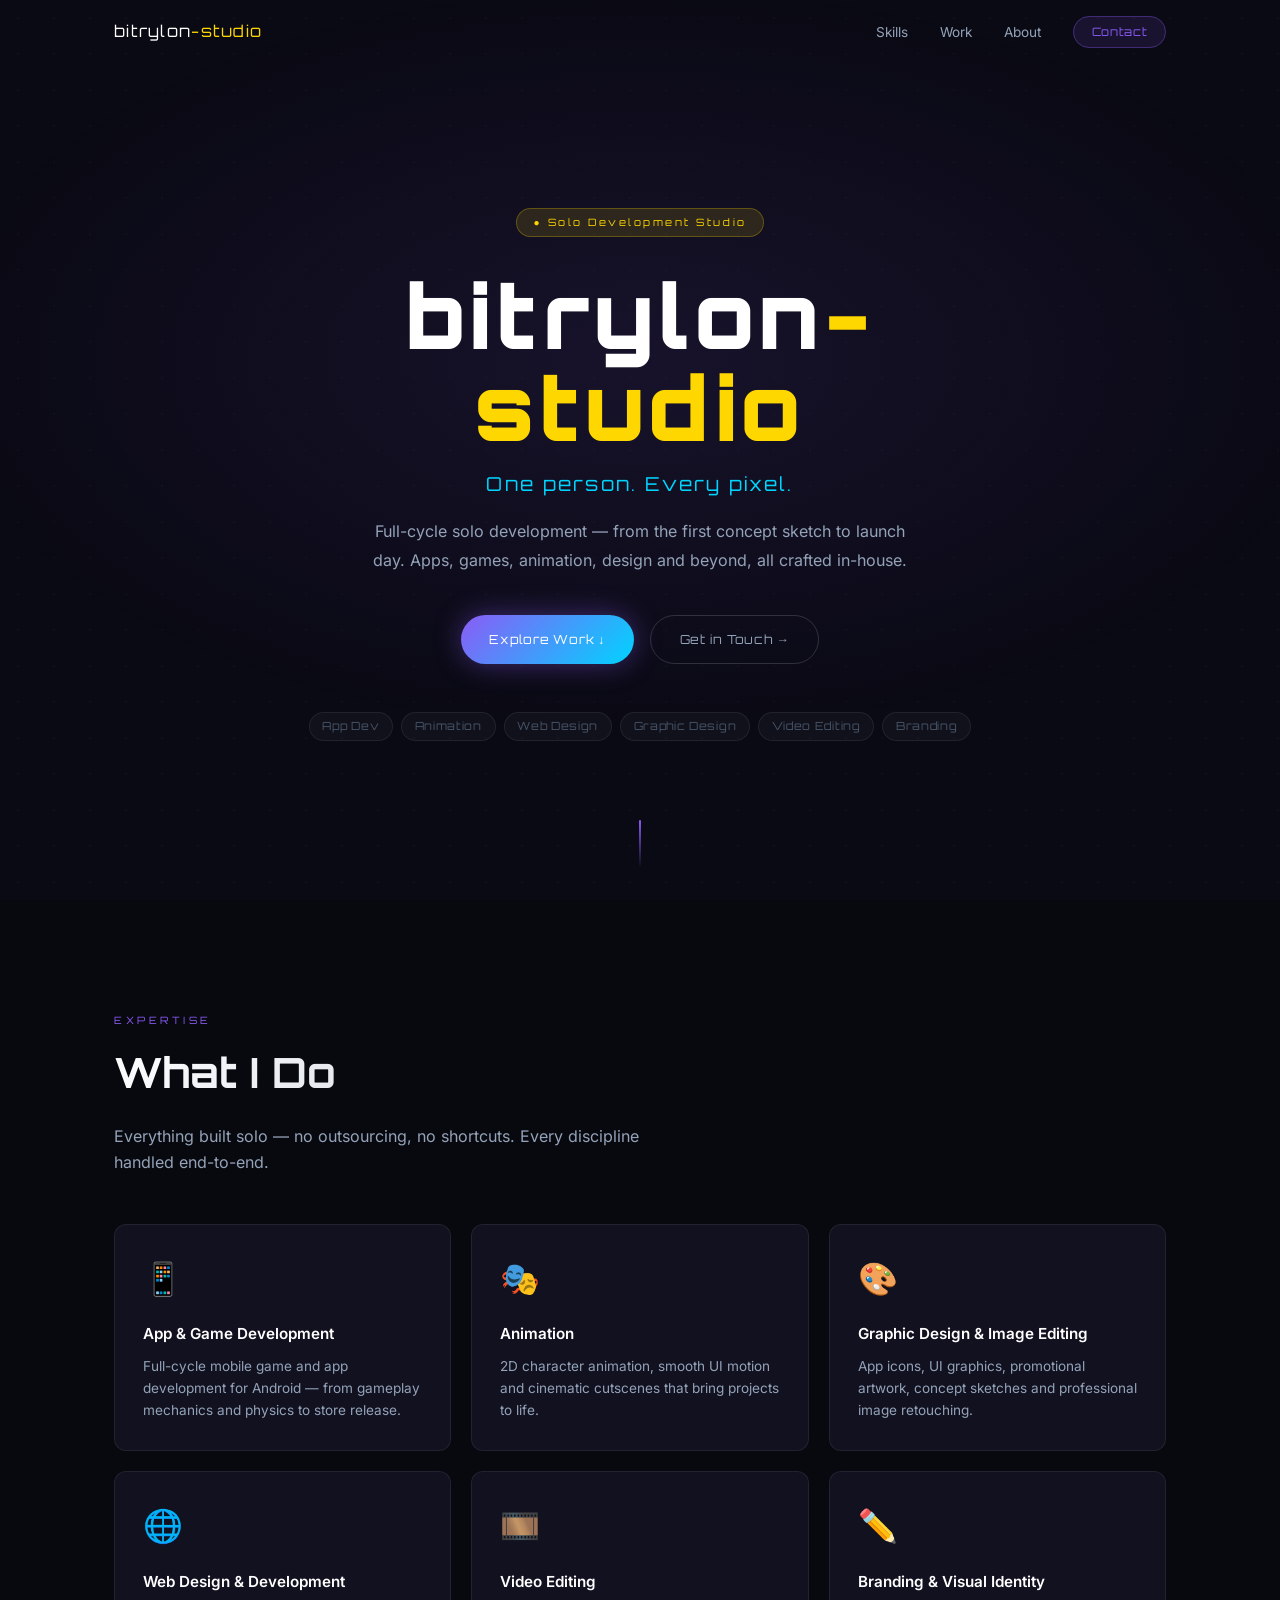
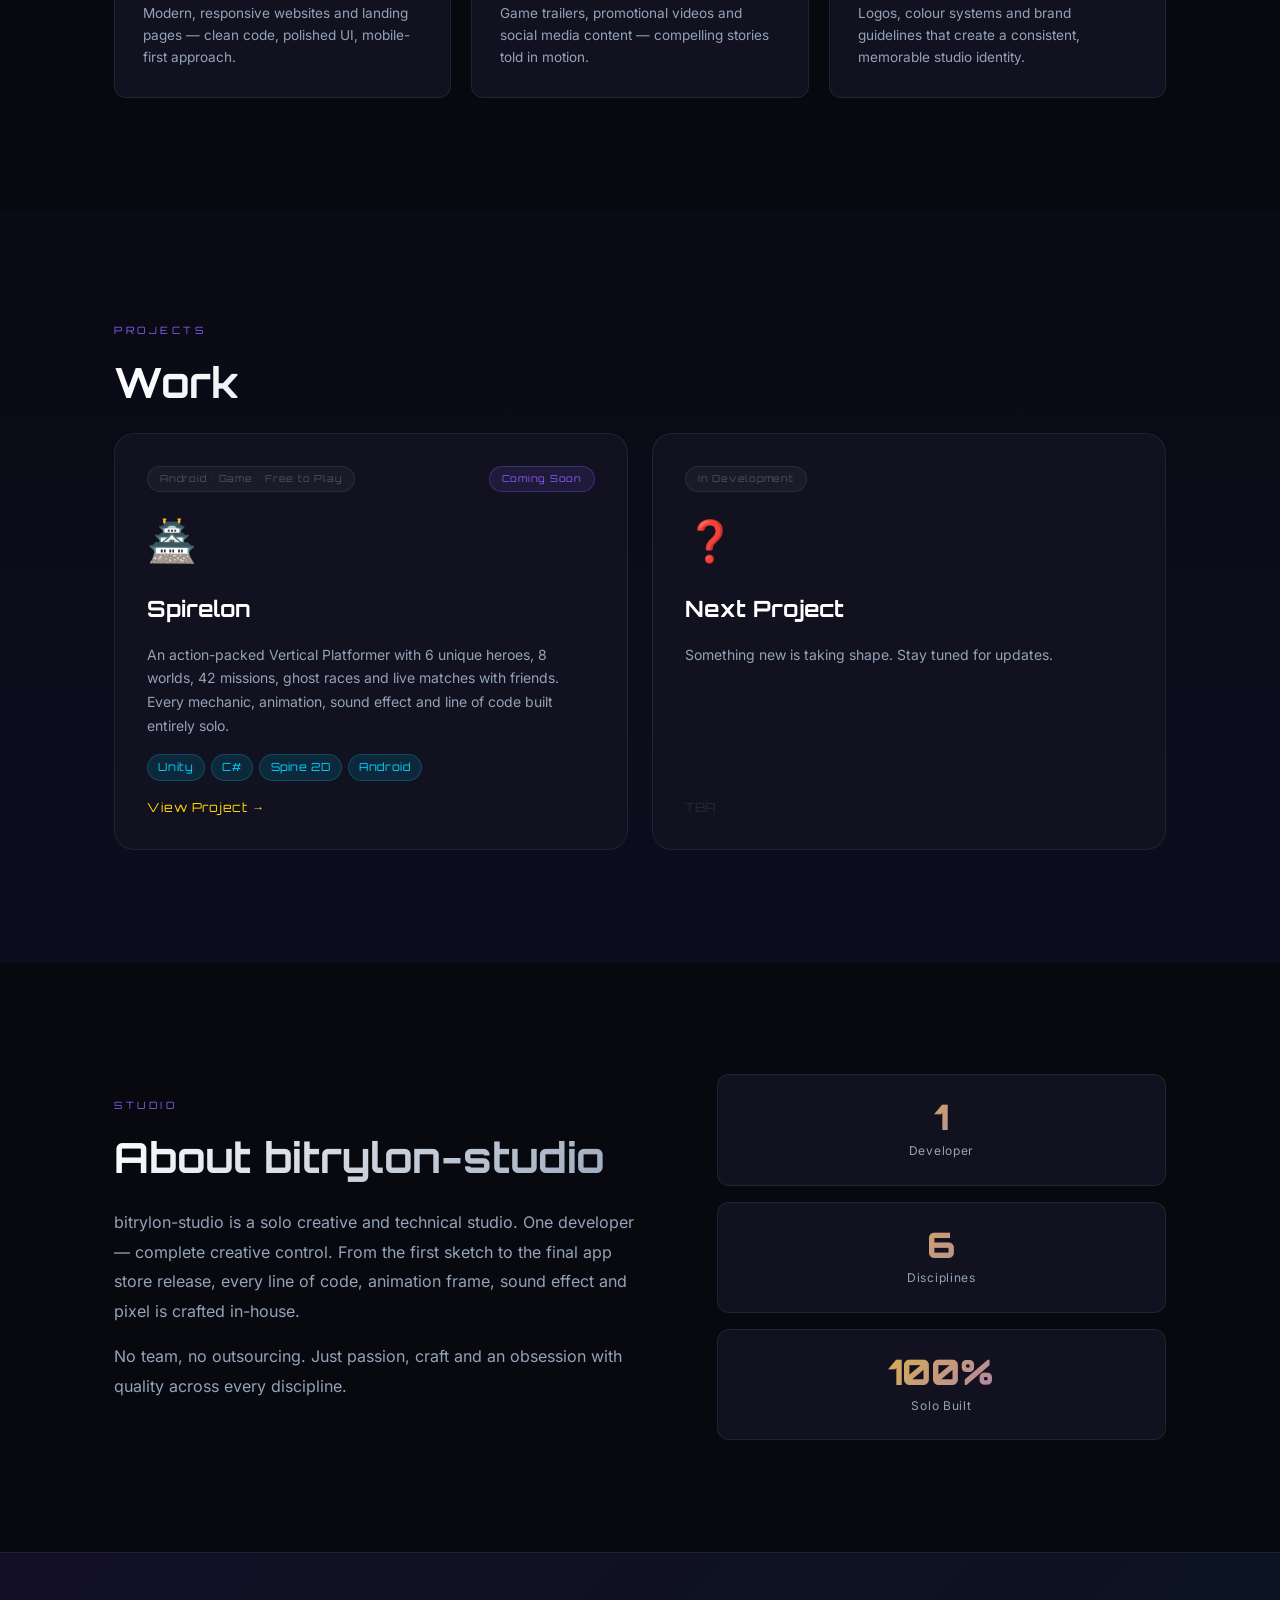
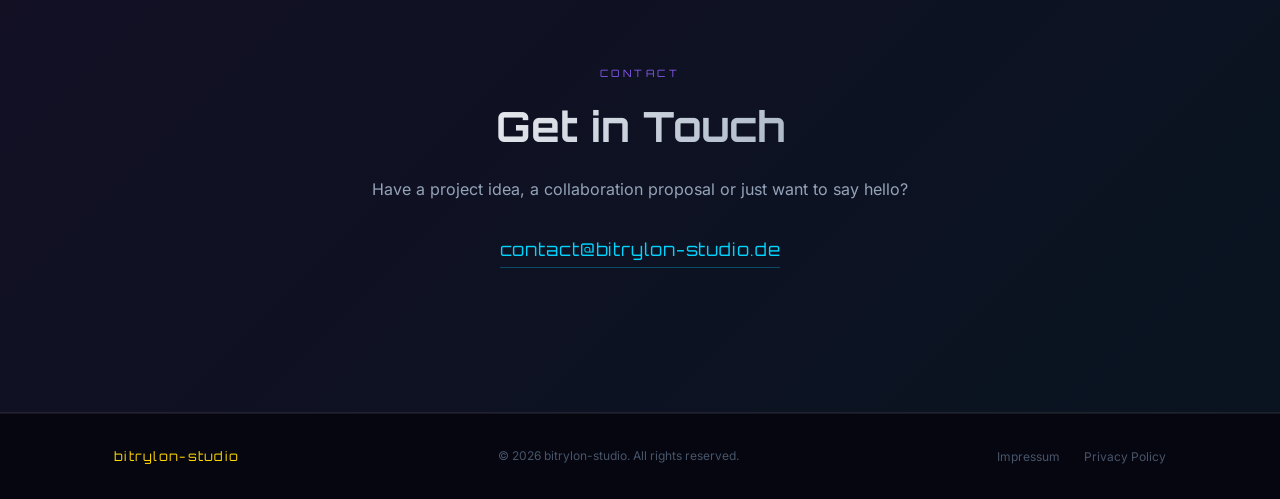
<file: index.html>
﻿<!DOCTYPE html>
<html lang="en">
<head>
  <meta charset="UTF-8"/>
  <meta name="viewport" content="width=device-width,initial-scale=1.0"/>
  <meta name="description" content="bitrylon-studio - Solo development studio. Apps, games, animation, web development and more. One person, complete creative control."/>
  <meta name="theme-color" content="#0a0a14"/>
  <title>bitrylon-studio</title>
  <link rel="stylesheet" href="css/fonts.css"/>
  <link rel="stylesheet" href="css/studio.css"/>
</head>
<body>
<nav class="nav" id="navbar">
  <div class="nav__inner">
    <a href="#" class="nav__logo">bitrylon<span>-studio</span></a>
    <button class="nav__toggle" id="navToggle" aria-label="Open menu"><span></span><span></span><span></span></button>
    <ul class="nav__links" id="navLinks">
      <li><a href="#skills">Skills</a></li>
      <li><a href="#work">Work</a></li>
      <li><a href="#about">About</a></li>
      <li><a href="#contact" class="btn-contact">Contact</a></li>
    </ul>
  </div>
</nav>
<section class="hero" id="hero">
  <div class="hero__grid-bg"></div>
  <div class="container hero__container">
    <div class="hero__solo-badge">&#x25CF; Solo Development Studio</div>
    <h1 class="hero__name">bitrylon<span>-studio</span></h1>
    <p class="hero__tagline">One person. Every pixel.</p>
    <p class="hero__desc">Full-cycle solo development &#x2014; from the first concept sketch to launch day. Apps, games, animation, design and beyond, all crafted in-house.</p>
    <div class="hero__actions">
      <a href="#work" class="btn btn--primary">Explore Work &#x2193;</a>
      <a href="#contact" class="btn btn--ghost">Get in Touch &#x2192;</a>
    </div>
    <div class="hero__skills-preview">
      <span>App Dev</span><span>Animation</span>
      <span>Web Design</span><span>Graphic Design</span><span>Video Editing</span>
      <span>Branding</span>
    </div>
  </div>
  <div class="hero__scroll-line"></div>
</section>
<section class="skills" id="skills">
  <div class="container">
    <div class="s-label">Expertise</div>
    <h2 class="s-title">What I Do</h2>
    <p class="s-sub">Everything built solo &#x2014; no outsourcing, no shortcuts. Every discipline handled end-to-end.</p>
    <div class="skills__grid">
      <div class="skill-card">
        <div class="skill-card__icon">&#x1F4F1;</div>
        <h3>App &amp; Game Development</h3>
        <p>Full-cycle mobile game and app development for Android &#x2014; from gameplay mechanics and physics to store release.</p>
      </div>
      <div class="skill-card">
        <div class="skill-card__icon">&#x1F3AD;</div>
        <h3>Animation</h3>
        <p>2D character animation, smooth UI motion and cinematic cutscenes that bring projects to life.</p>
      </div>
      <div class="skill-card">
        <div class="skill-card__icon">&#x1F3A8;</div>
        <h3>Graphic Design &amp; Image Editing</h3>
        <p>App icons, UI graphics, promotional artwork, concept sketches and professional image retouching.</p>
       </div>
      <div class="skill-card">
        <div class="skill-card__icon">&#x1F310;</div>
        <h3>Web Design &amp; Development</h3>
        <p>Modern, responsive websites and landing pages &#x2014; clean code, polished UI, mobile-first approach.</p>
      </div>
      <div class="skill-card">
        <div class="skill-card__icon">&#x1F39E;&#xFE0F;</div>
        <h3>Video Editing</h3>
        <p>Game trailers, promotional videos and social media content &#x2014; compelling stories told in motion.</p>
      </div>
      <div class="skill-card">
        <div class="skill-card__icon">&#x270F;&#xFE0F;</div>
        <h3>Branding &amp; Visual Identity</h3>
        <p>Logos, colour systems and brand guidelines that create a consistent, memorable studio identity.</p>
      </div>
    </div>
  </div>
</section>
<section class="work" id="work">
  <div class="container">
    <div class="s-label">Projects</div>
    <h2 class="s-title">Work</h2>
    <div class="work__grid">
      <a href="spirelon/index.html" class="project-card">
        <div class="project-card__top">
          <div class="project-card__badge">Android &#x2022; Game &#x2022; Free to Play</div>
          <div class="project-card__status project-card__status--soon">Coming Soon</div>
        </div>
        <div class="project-card__icon">&#x1F3EF;</div>
        <h3 class="project-card__title">Spirelon</h3>
        <p class="project-card__desc">An action-packed Vertical Platformer with 6 unique heroes, 8 worlds, 42 missions, ghost races and live matches with friends. Every mechanic, animation, sound effect and line of code built entirely solo.</p>
        <div class="project-card__tags"><span>Unity</span><span>C#</span><span>Spine 2D</span><span>Android</span></div>
        <div class="project-card__cta">View Project &#x2192;</div>
      </a>
      <div class="project-card project-card--wip">
        <div class="project-card__top"><div class="project-card__badge">In Development</div></div>
        <div class="project-card__icon">&#x2753;</div>
        <h3 class="project-card__title">Next Project</h3>
        <p class="project-card__desc">Something new is taking shape. Stay tuned for updates.</p>
        <div class="project-card__cta project-card__cta--dim">TBA</div>
      </div>
    </div>
  </div>
</section>
<section class="about" id="about">
  <div class="container about__layout">
    <div class="about__text">
      <div class="s-label">Studio</div>
      <h2 class="s-title">About bitrylon-studio</h2>
      <p>bitrylon-studio is a solo creative and technical studio. One developer &#x2014; complete creative control. From the first sketch to the final app store release, every line of code, animation frame, sound effect and pixel is crafted in-house.</p>
      <p>No team, no outsourcing. Just passion, craft and an obsession with quality across every discipline.</p>
    </div>
    <div class="about__stats">
      <div class="a-stat"><span class="a-stat__num">1</span><span class="a-stat__lbl">Developer</span></div>
      <div class="a-stat"><span class="a-stat__num">6</span><span class="a-stat__lbl">Disciplines</span></div>
      <div class="a-stat"><span class="a-stat__num">100%</span><span class="a-stat__lbl">Solo Built</span></div>
    </div>
  </div>
</section>
<section class="contact" id="contact">
  <div class="container contact__inner">
    <div class="s-label">Contact</div>
    <h2 class="s-title">Get in Touch</h2>
    <p class="contact__sub">Have a project idea, a collaboration proposal or just want to say hello?</p>
    <a href="mailto:contact@bitrylon-studio.de" class="contact__email">contact@bitrylon-studio.de</a>
    </div>
  </div>
</section>
<footer class="footer">
  <div class="container footer__inner">
    <span class="footer__brand">bitrylon-studio</span>
    <span class="footer__copy">&#xA9; 2026 bitrylon-studio. All rights reserved.</span>
    <div class="footer__legal">
      <button class="legal-btn" id="btnImpressum">Impressum</button>
      <button class="legal-btn" id="btnDatenschutz">Privacy Policy</button>
    </div>
  </div>
</footer>
<div class="modal" id="modalImpressum">
  <div class="modal__bg" data-close="Impressum"></div>
  <div class="modal__box">
    <button class="modal__close" data-close="Impressum">&#x2715;</button>
    <h2>Impressum</h2>
    <p><strong>Angaben gem&#xE4;&#xDF; &#xA7; 5 DDG</strong></p>
    <p><strong>Philipp Hellmeier</strong><br>Stumpfwiesenweg 14, 82008 Unterhaching<br>Deutschland</p>
    <p>E-Mail: <a href="mailto:contact@bitrylon-studio.de">contact@bitrylon-studio.de</a></p>
    <h3>Haftungsausschluss</h3>
    <p>Die Inhalte dieser Website wurden mit gr&#xF6;&#xDF;ter Sorgfalt erstellt. F&#xFC;r die Richtigkeit, Vollst&#xE4;ndigkeit und Aktualit&#xE4;t der Inhalte kann keine Gew&#xE4;hr &#xFC;bernommen werden.</p>
    <h3>Urheberrecht</h3>
    <p>Alle Inhalte dieser Website wurden vom Betreiber selbst erstellt und unterliegen dem deutschen Urheberrecht. Die Vervielf&#xE4;ltigung oder Weitergabe ohne schriftliche Zustimmung ist untersagt.</p>
  </div>
</div>
<div class="modal" id="modalDatenschutz">
  <div class="modal__bg" data-close="Datenschutz"></div>
  <div class="modal__box modal__box--wide">
    <button class="modal__close" data-close="Datenschutz">&#x2715;</button>
    <h2>Privacy Policy</h2>
    <h3>1. Controller</h3>
    <p><strong>Philipp Hellmeier</strong><br>Stumpfwiesenweg 14, 82008 Unterhaching<br>E-Mail: <a href="mailto:contact@bitrylon-studio.de">contact@bitrylon-studio.de</a></p>
    <h3>2. Data Collection</h3>
    <p>This website does not use cookies, tracking or analytics. No registration, login or contact forms are used. If you contact us by e-mail, we use your message only to answer it.</p>
    <h3>3. Hosting</h3>
    <p>This website is hosted on GitHub Pages (GitHub, Inc., 88 Colin P. Kelly Jr. Street, San Francisco, CA 94107, USA). When you visit the site, GitHub processes your IP address and technical request data (e.g. browser type, time of access) in server logs to deliver the site and protect it against attacks. Legal basis: Art. 6(1)(f) GDPR (secure and reliable delivery of the website). Data may be transferred to the USA; GitHub is certified under the EU-U.S. Data Privacy Framework. See: <a href="https://docs.github.com/en/site-policy/privacy-policies/github-general-privacy-statement" target="_blank" rel="noopener noreferrer">GitHub Privacy Statement</a></p>
    <h3>4. Fonts</h3>
    <p>All fonts used on this website are hosted locally on this server. No connection to Google Fonts or any other external font service is established.</p>
    <h3>5. App: Spirelon</h3>
    <p>The privacy policy for the Spirelon app (sign-in, leaderboards, multiplayer, ads, in-app purchases, analytics, account deletion) is available here: <a href="spirelon/index.html#privacy">Spirelon Privacy Policy</a> &middot; <a href="spirelon/index.html#datenschutz">Datenschutzerkl&#xE4;rung (Deutsch)</a></p>
    <h3>6. Your Rights (GDPR Art. 15&#x2013;21)</h3>
    <p>You have the right to access (Art. 15), rectification (16), erasure (17), restriction (18), data portability (20) and to object to processing based on legitimate interests (21 GDPR). Contact: <a href="mailto:contact@bitrylon-studio.de">contact@bitrylon-studio.de</a></p>
    <h3>7. Supervisory Authority</h3>
    <p>You may lodge a complaint with a supervisory authority, e.g. the Landesbeauftragte f&#xFC;r Datenschutz und Informationsfreiheit Nordrhein-Westfalen (LDI NRW).</p>
  </div>
</div>
<script src="js/studio.js"></script>
</body>
</html>
</file>
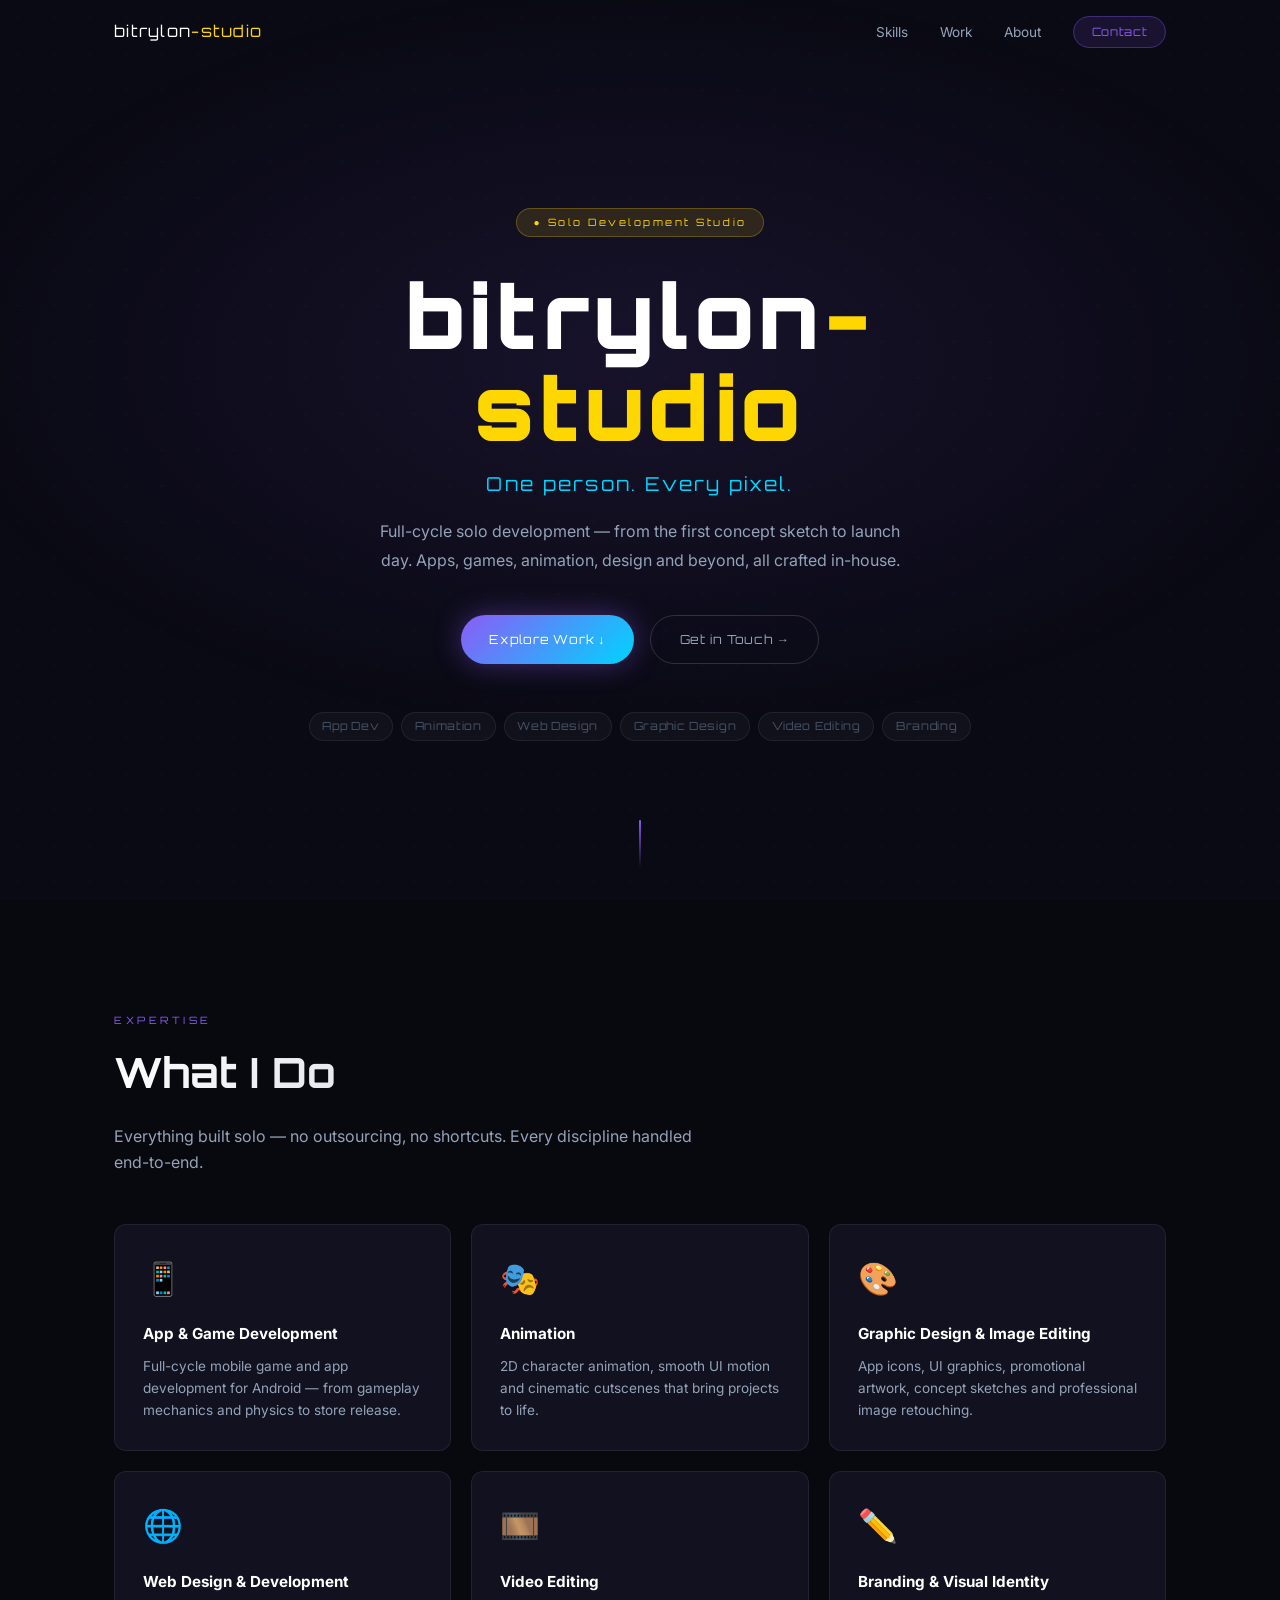
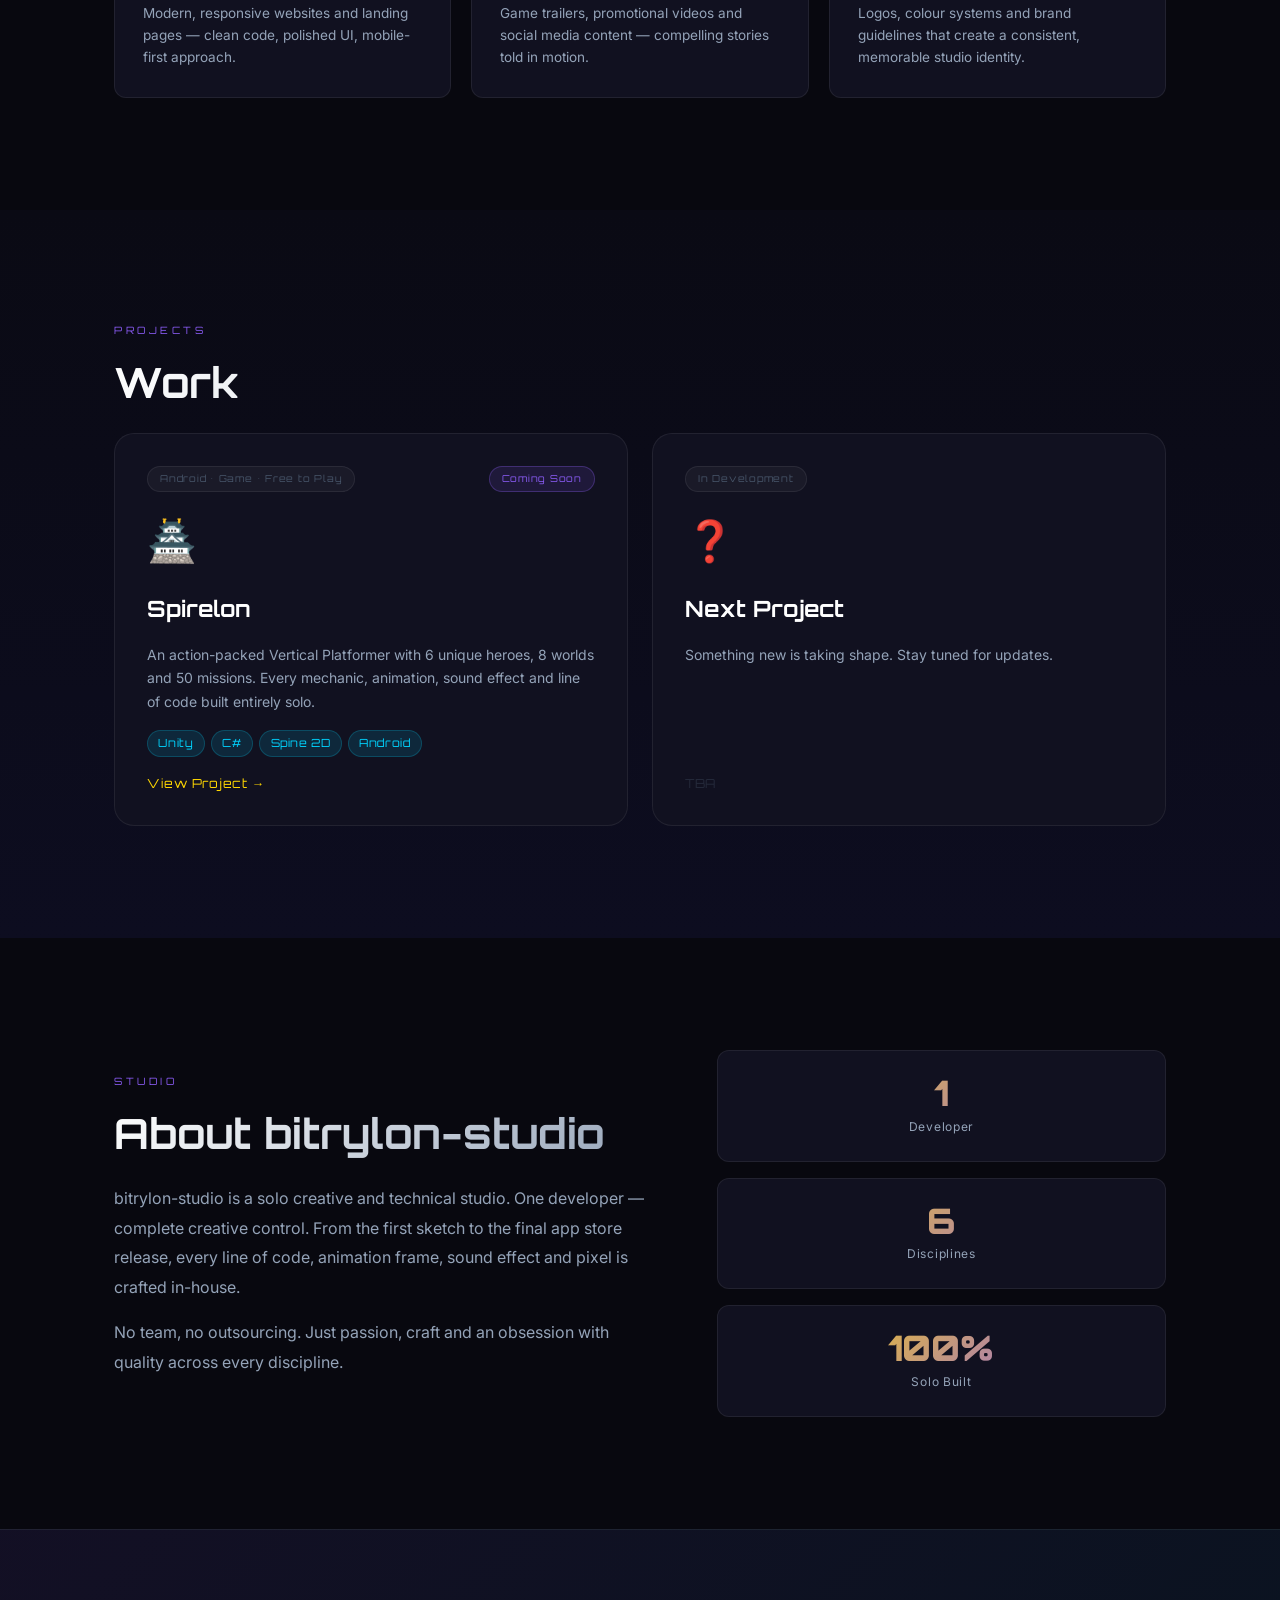
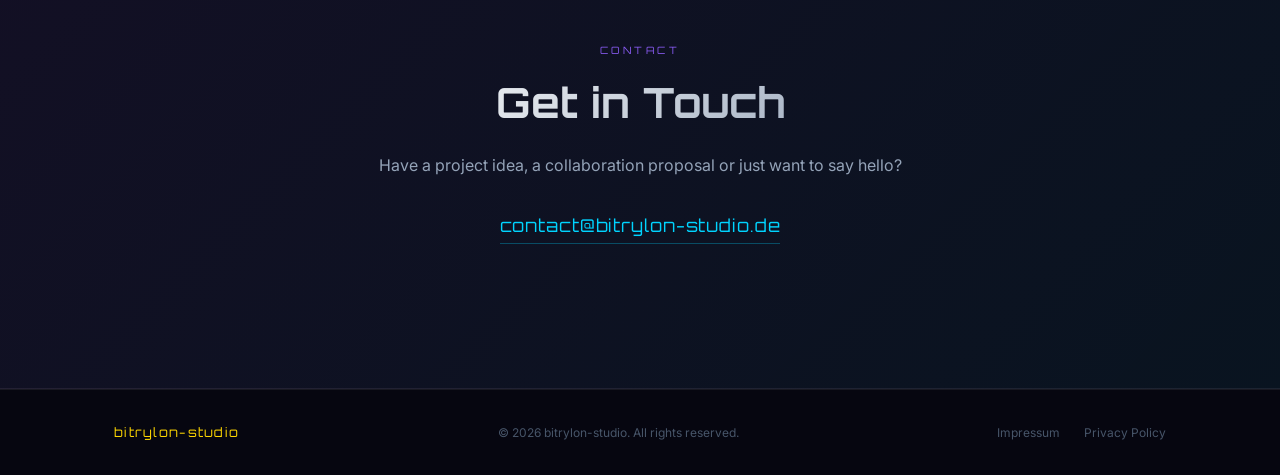
<file: css/index.html>
﻿<!DOCTYPE html>
<html lang="en">
<head>
  <meta charset="UTF-8"/>
  <meta name="viewport" content="width=device-width,initial-scale=1.0"/>
  <meta name="description" content="bitrylon-studio - Solo development studio. Apps, games, animation, web development and more. One person, complete creative control."/>
  <meta name="theme-color" content="#0a0a14"/>
  <title>bitrylon-studio</title>
  <link rel="preconnect" href="https://fonts.googleapis.com"/>
  <link rel="preconnect" href="https://fonts.gstatic.com" crossorigin/>
  <link href="https://fonts.googleapis.com/css2?family=Orbitron:wght@400;700;900&family=Inter:wght@300;400;500;600&display=swap" rel="stylesheet"/>
  <link rel="stylesheet" href="css/studio.css"/>
</head>
<body>
<nav class="nav" id="navbar">
  <div class="nav__inner">
    <a href="#" class="nav__logo">bitrylon<span>-studio</span></a>
    <button class="nav__toggle" id="navToggle" aria-label="Open menu"><span></span><span></span><span></span></button>
    <ul class="nav__links" id="navLinks">
      <li><a href="#skills">Skills</a></li>
      <li><a href="#work">Work</a></li>
      <li><a href="#about">About</a></li>
      <li><a href="#contact" class="btn-contact">Contact</a></li>
    </ul>
  </div>
</nav>
<section class="hero" id="hero">
  <div class="hero__grid-bg"></div>
  <div class="container hero__container">
    <div class="hero__solo-badge">&#x25CF; Solo Development Studio</div>
    <h1 class="hero__name">bitrylon<span>-studio</span></h1>
    <p class="hero__tagline">One person. Every pixel.</p>
    <p class="hero__desc">Full-cycle solo development &#x2014; from the first concept sketch to launch day. Apps, games, animation, design and beyond, all crafted in-house.</p>
    <div class="hero__actions">
      <a href="#work" class="btn btn--primary">Explore Work &#x2193;</a>
      <a href="#contact" class="btn btn--ghost">Get in Touch &#x2192;</a>
    </div>
    <div class="hero__skills-preview">
      <span>App Dev</span><span>Animation</span>
      <span>Web Design</span><span>Graphic Design</span><span>Video Editing</span>
      <span>Branding</span>
    </div>
  </div>
  <div class="hero__scroll-line"></div>
</section>
<section class="skills" id="skills">
  <div class="container">
    <div class="s-label">Expertise</div>
    <h2 class="s-title">What I Do</h2>
    <p class="s-sub">Everything built solo &#x2014; no outsourcing, no shortcuts. Every discipline handled end-to-end.</p>
    <div class="skills__grid">
      <div class="skill-card">
        <div class="skill-card__icon">&#x1F4F1;</div>
        <h3>App &amp; Game Development</h3>
        <p>Full-cycle mobile game and app development for Android &#x2014; from gameplay mechanics and physics to store release.</p>
      </div>
      <div class="skill-card">
        <div class="skill-card__icon">&#x1F3AD;</div>
        <h3>Animation</h3>
        <p>2D character animation, smooth UI motion and cinematic cutscenes that bring projects to life.</p>
      </div>
      <div class="skill-card">
        <div class="skill-card__icon">&#x1F3A8;</div>
        <h3>Graphic Design &amp; Image Editing</h3>
        <p>App icons, UI graphics, promotional artwork, concept sketches and professional image retouching.</p>
       </div>
      <div class="skill-card">
        <div class="skill-card__icon">&#x1F310;</div>
        <h3>Web Design &amp; Development</h3>
        <p>Modern, responsive websites and landing pages &#x2014; clean code, polished UI, mobile-first approach.</p>
      </div>
      <div class="skill-card">
        <div class="skill-card__icon">&#x1F39E;&#xFE0F;</div>
        <h3>Video Editing</h3>
        <p>Game trailers, promotional videos and social media content &#x2014; compelling stories told in motion.</p>
      </div>
      <div class="skill-card">
        <div class="skill-card__icon">&#x270F;&#xFE0F;</div>
        <h3>Branding &amp; Visual Identity</h3>
        <p>Logos, colour systems and brand guidelines that create a consistent, memorable studio identity.</p>
      </div>
    </div>
  </div>
</section>
<section class="work" id="work">
  <div class="container">
    <div class="s-label">Projects</div>
    <h2 class="s-title">Work</h2>
    <div class="work__grid">
      <a href="spirelon/index.html" class="project-card">
        <div class="project-card__top">
          <div class="project-card__badge">Android &#x2022; Game &#x2022; Free to Play</div>
          <div class="project-card__status project-card__status--soon">Coming Soon</div>
        </div>
        <div class="project-card__icon">&#x1F3EF;</div>
        <h3 class="project-card__title">Spirelon</h3>
        <p class="project-card__desc">An action-packed Vertical Platformer with 6 unique heroes, 8 worlds and 50 missions. Every mechanic, animation, sound effect and line of code built entirely solo.</p>
        <div class="project-card__tags"><span>Unity</span><span>C#</span><span>Spine 2D</span><span>Android</span></div>
        <div class="project-card__cta">View Project &#x2192;</div>
      </a>
      <div class="project-card project-card--wip">
        <div class="project-card__top"><div class="project-card__badge">In Development</div></div>
        <div class="project-card__icon">&#x2753;</div>
        <h3 class="project-card__title">Next Project</h3>
        <p class="project-card__desc">Something new is taking shape. Stay tuned for updates.</p>
        <div class="project-card__cta project-card__cta--dim">TBA</div>
      </div>
    </div>
  </div>
</section>
<section class="about" id="about">
  <div class="container about__layout">
    <div class="about__text">
      <div class="s-label">Studio</div>
      <h2 class="s-title">About bitrylon-studio</h2>
      <p>bitrylon-studio is a solo creative and technical studio. One developer &#x2014; complete creative control. From the first sketch to the final app store release, every line of code, animation frame, sound effect and pixel is crafted in-house.</p>
      <p>No team, no outsourcing. Just passion, craft and an obsession with quality across every discipline.</p>
    </div>
    <div class="about__stats">
      <div class="a-stat"><span class="a-stat__num">1</span><span class="a-stat__lbl">Developer</span></div>
      <div class="a-stat"><span class="a-stat__num">6</span><span class="a-stat__lbl">Disciplines</span></div>
      <div class="a-stat"><span class="a-stat__num">100%</span><span class="a-stat__lbl">Solo Built</span></div>
    </div>
  </div>
</section>
<section class="contact" id="contact">
  <div class="container contact__inner">
    <div class="s-label">Contact</div>
    <h2 class="s-title">Get in Touch</h2>
    <p class="contact__sub">Have a project idea, a collaboration proposal or just want to say hello?</p>
    <a href="mailto:contact@bitrylon-studio.de" class="contact__email">contact@bitrylon-studio.de</a>
    </div>
  </div>
</section>
<footer class="footer">
  <div class="container footer__inner">
    <span class="footer__brand">bitrylon-studio</span>
    <span class="footer__copy">&#xA9; 2026 bitrylon-studio. All rights reserved.</span>
    <div class="footer__legal">
      <button class="legal-btn" id="btnImpressum">Impressum</button>
      <button class="legal-btn" id="btnDatenschutz">Privacy Policy</button>
    </div>
  </div>
</footer>
<div class="modal" id="modalImpressum">
  <div class="modal__bg" data-close="Impressum"></div>
  <div class="modal__box">
    <button class="modal__close" data-close="Impressum">&#x2715;</button>
    <h2>Impressum</h2>
    <p><strong>Angaben gem&#xE4;&#xDF; &#xA7; 5 TMG</strong></p>
    <p><strong>Philipp Hellmeier</strong><br>Europaring 90, 53757 St. Augustin<br>Deutschland</p>
    <p>E-Mail: <a href="mailto:contact@bitrylon-studio.de">contact@bitrylon-studio.de</a></p>
    <h3>Haftungsausschluss</h3>
    <p>Die Inhalte dieser Website wurden mit gr&#xF6;&#xDF;ter Sorgfalt erstellt. F&#xFC;r die Richtigkeit, Vollst&#xE4;ndigkeit und Aktualit&#xE4;t der Inhalte kann keine Gew&#xE4;hr &#xFC;bernommen werden.</p>
    <h3>Urheberrecht</h3>
    <p>Alle Inhalte dieser Website wurden vom Betreiber selbst erstellt und unterliegen dem deutschen Urheberrecht. Die Vervielf&#xE4;ltigung oder Weitergabe ohne schriftliche Zustimmung ist untersagt.</p>
  </div>
</div>
<div class="modal" id="modalDatenschutz">
  <div class="modal__bg" data-close="Datenschutz"></div>
  <div class="modal__box modal__box--wide">
    <button class="modal__close" data-close="Datenschutz">&#x2715;</button>
    <h2>Privacy Policy</h2>
    <h3>1. Controller</h3>
    <p><strong>Philipp Hellmeier</strong><br>Europaring 90, 53757 St. Augustin<br>E-Mail: <a href="mailto:contact@bitrylon-studio.de">contact@bitrylon-studio.de</a></p>
    <h3>2. Data Collection</h3>
    <p>This website itself does not collect, store or process any personal data. No registration, login or contact forms are used.</p>
    <h3>3. Google Fonts</h3>
    <p>This website loads fonts from Google Fonts (fonts.googleapis.com). Your browser sends a request to Google&#39;s servers, which may include your IP address. See: <a href="https://policies.google.com/privacy" target="_blank" rel="noopener noreferrer">policies.google.com/privacy</a></p>
    <h3>4. App: Spirelon Analytics (Optional, Opt-In)</h3>
    <p>On first launch you are asked whether gameplay analytics may be collected via Unity Gaming Services (Unity Technologies, a data processor on our behalf). If you consent, anonymized data such as device model, RAM tier and gameplay events (e.g. missions completed, items used) is transmitted to Unity's servers. No name, e-mail address or other directly identifying data is included. You can withdraw consent or delete this data at any time via in-app Settings &rarr; Privacy. Declining has no effect on gameplay.</p>
    <p>In-app purchases are processed by Google Play. See: <a href="https://policies.google.com/privacy" target="_blank" rel="noopener noreferrer">policies.google.com/privacy</a></p>
    <h3>5. Your Rights (GDPR Art. 15&#x2013;21)</h3>
    <p>You have the right to access, rectification, erasure, restriction and objection. Contact: <a href="mailto:contact@bitrylon-studio.de">contact@bitrylon-studio.de</a></p>
    <h3>6. Supervisory Authority</h3>
    <p>You may lodge a complaint with the Bayerische Landesbeauftragte f&#xFC;r den Datenschutz (BayLfD).</p>
  </div>
</div>
<script src="js/studio.js"></script>
</body>
</html>
</file>
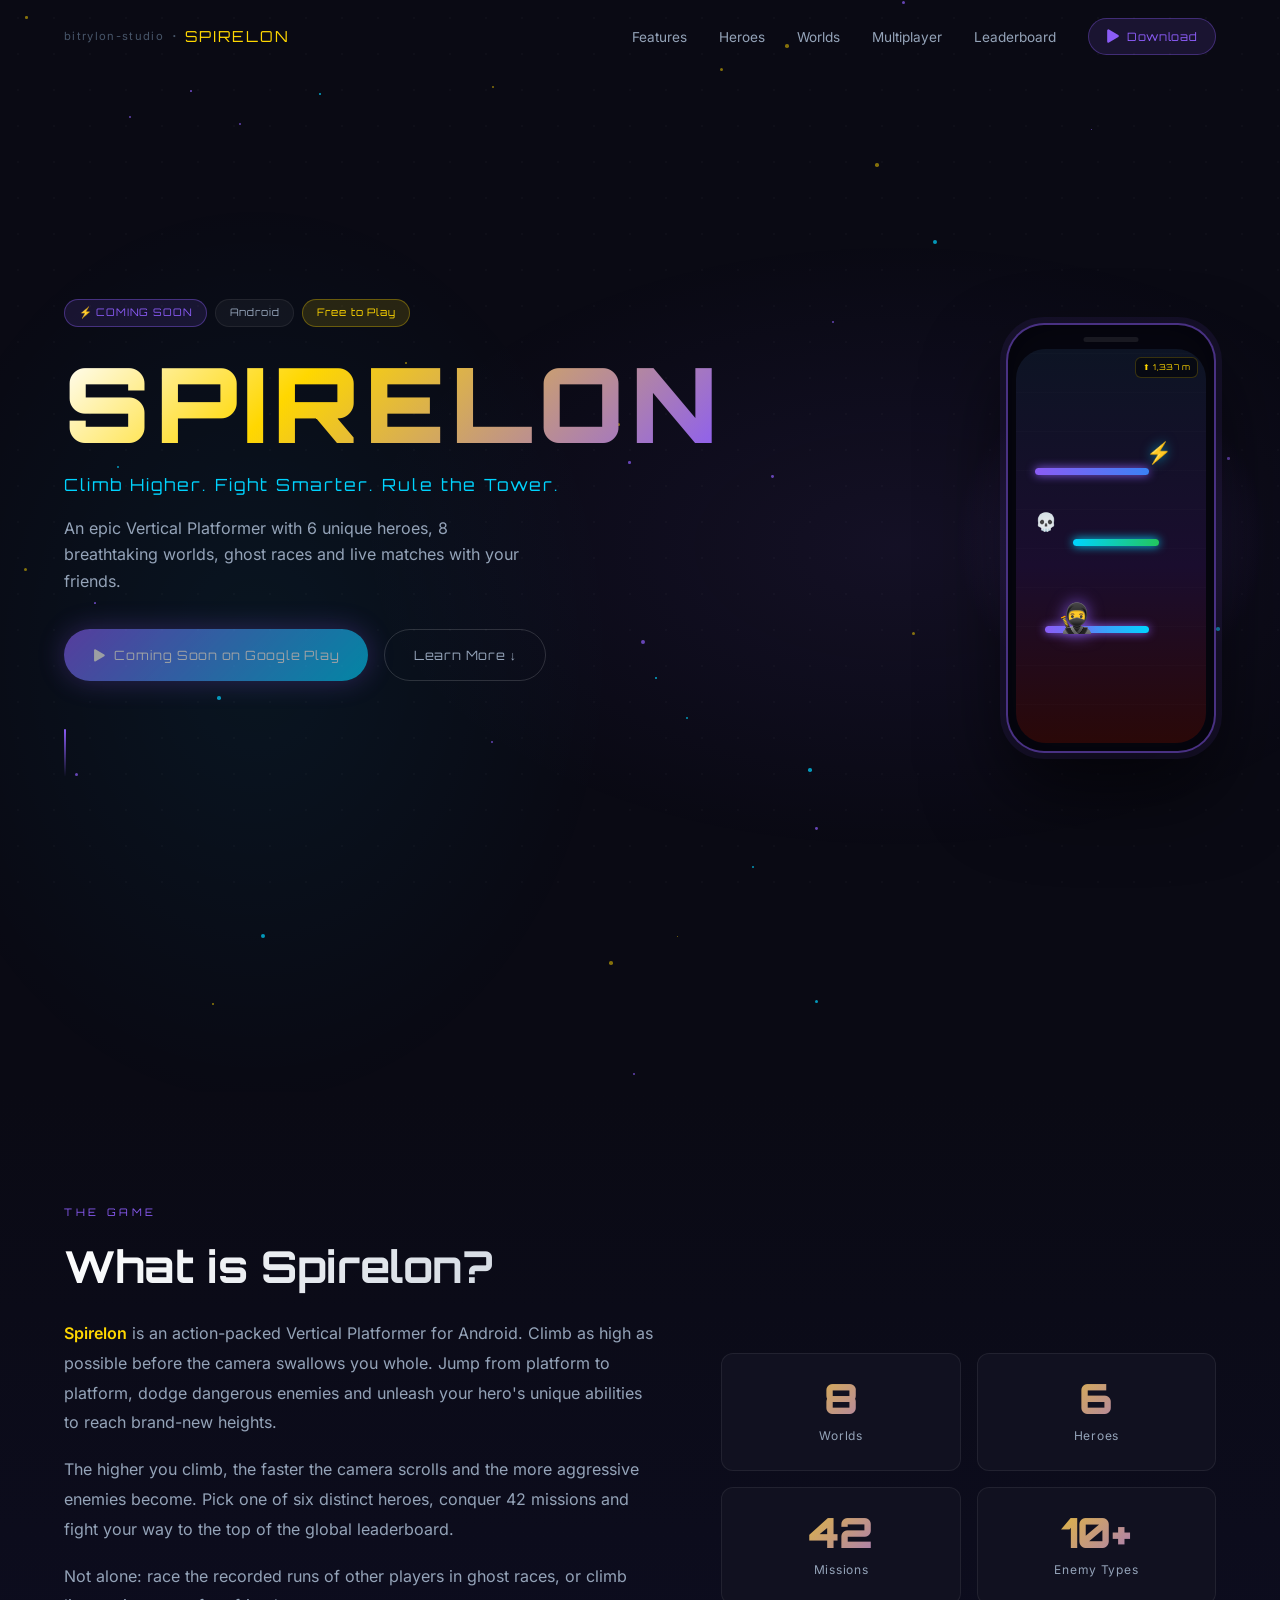
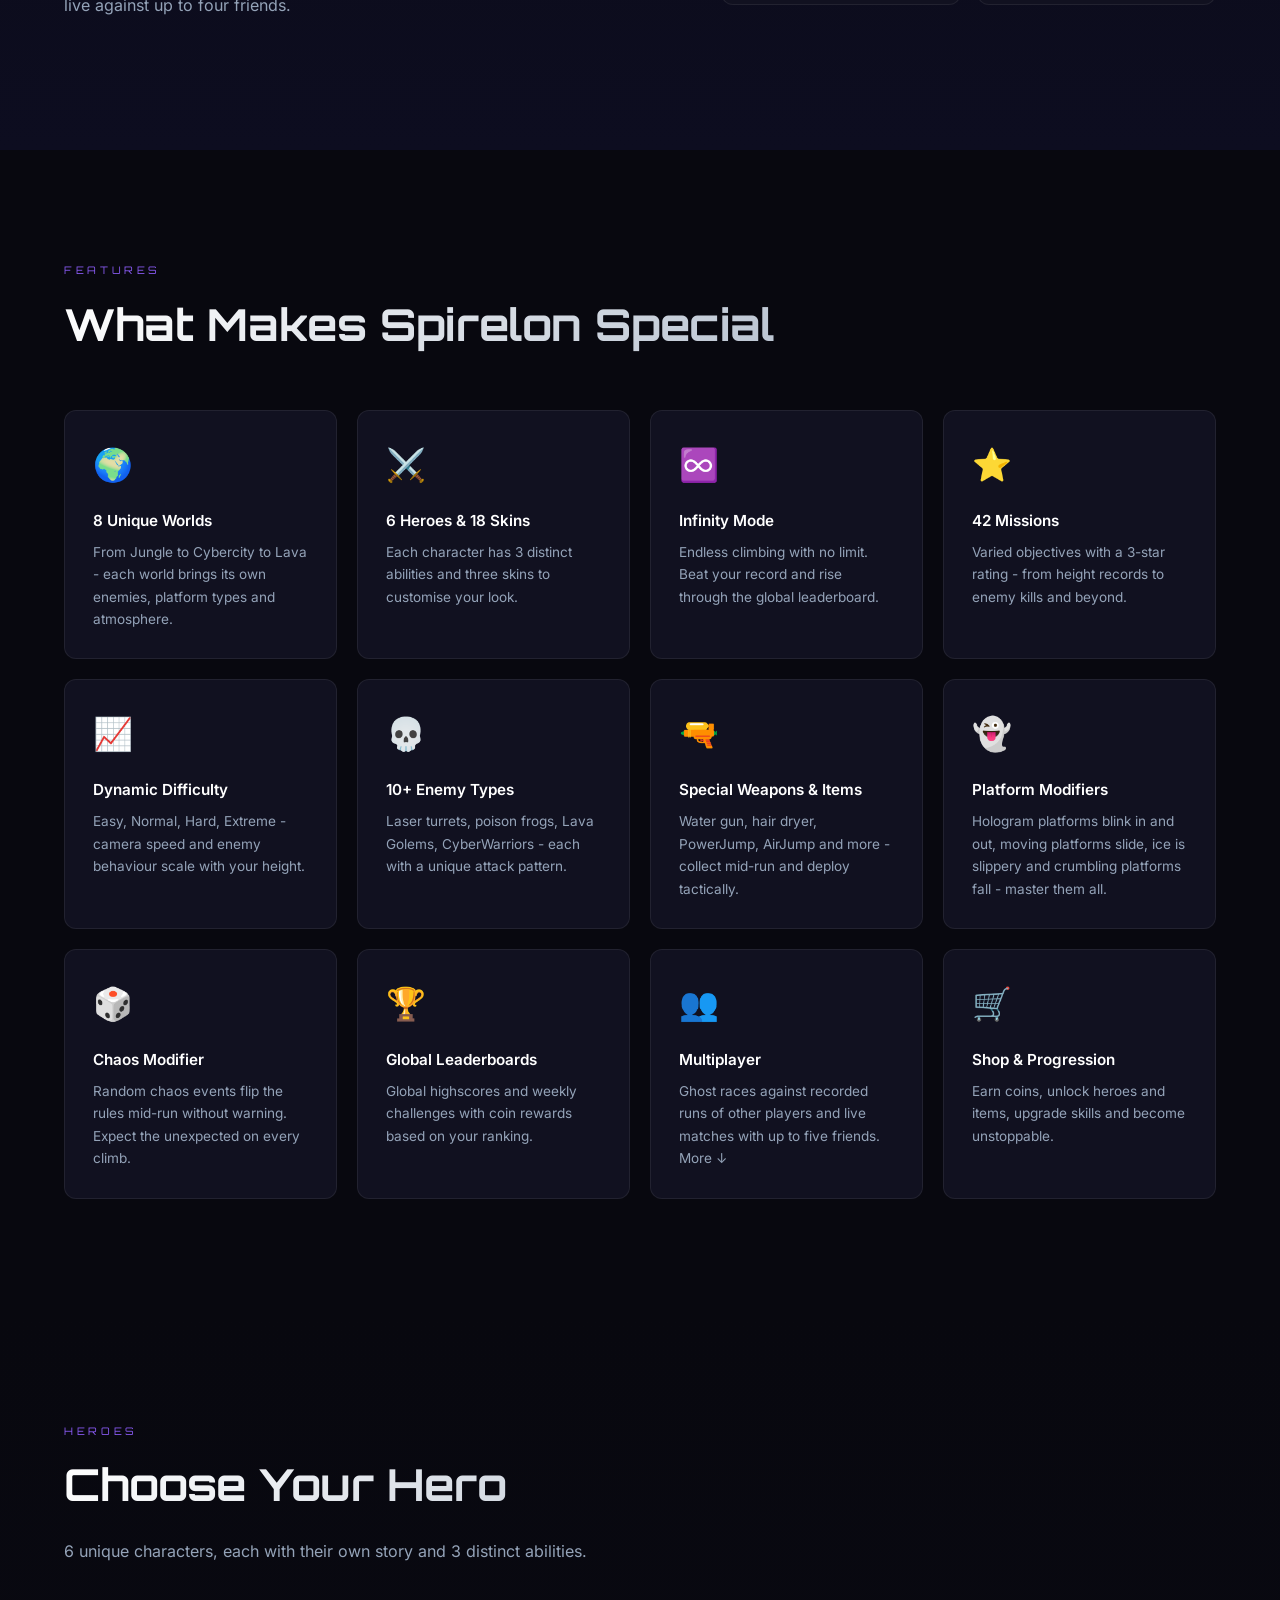
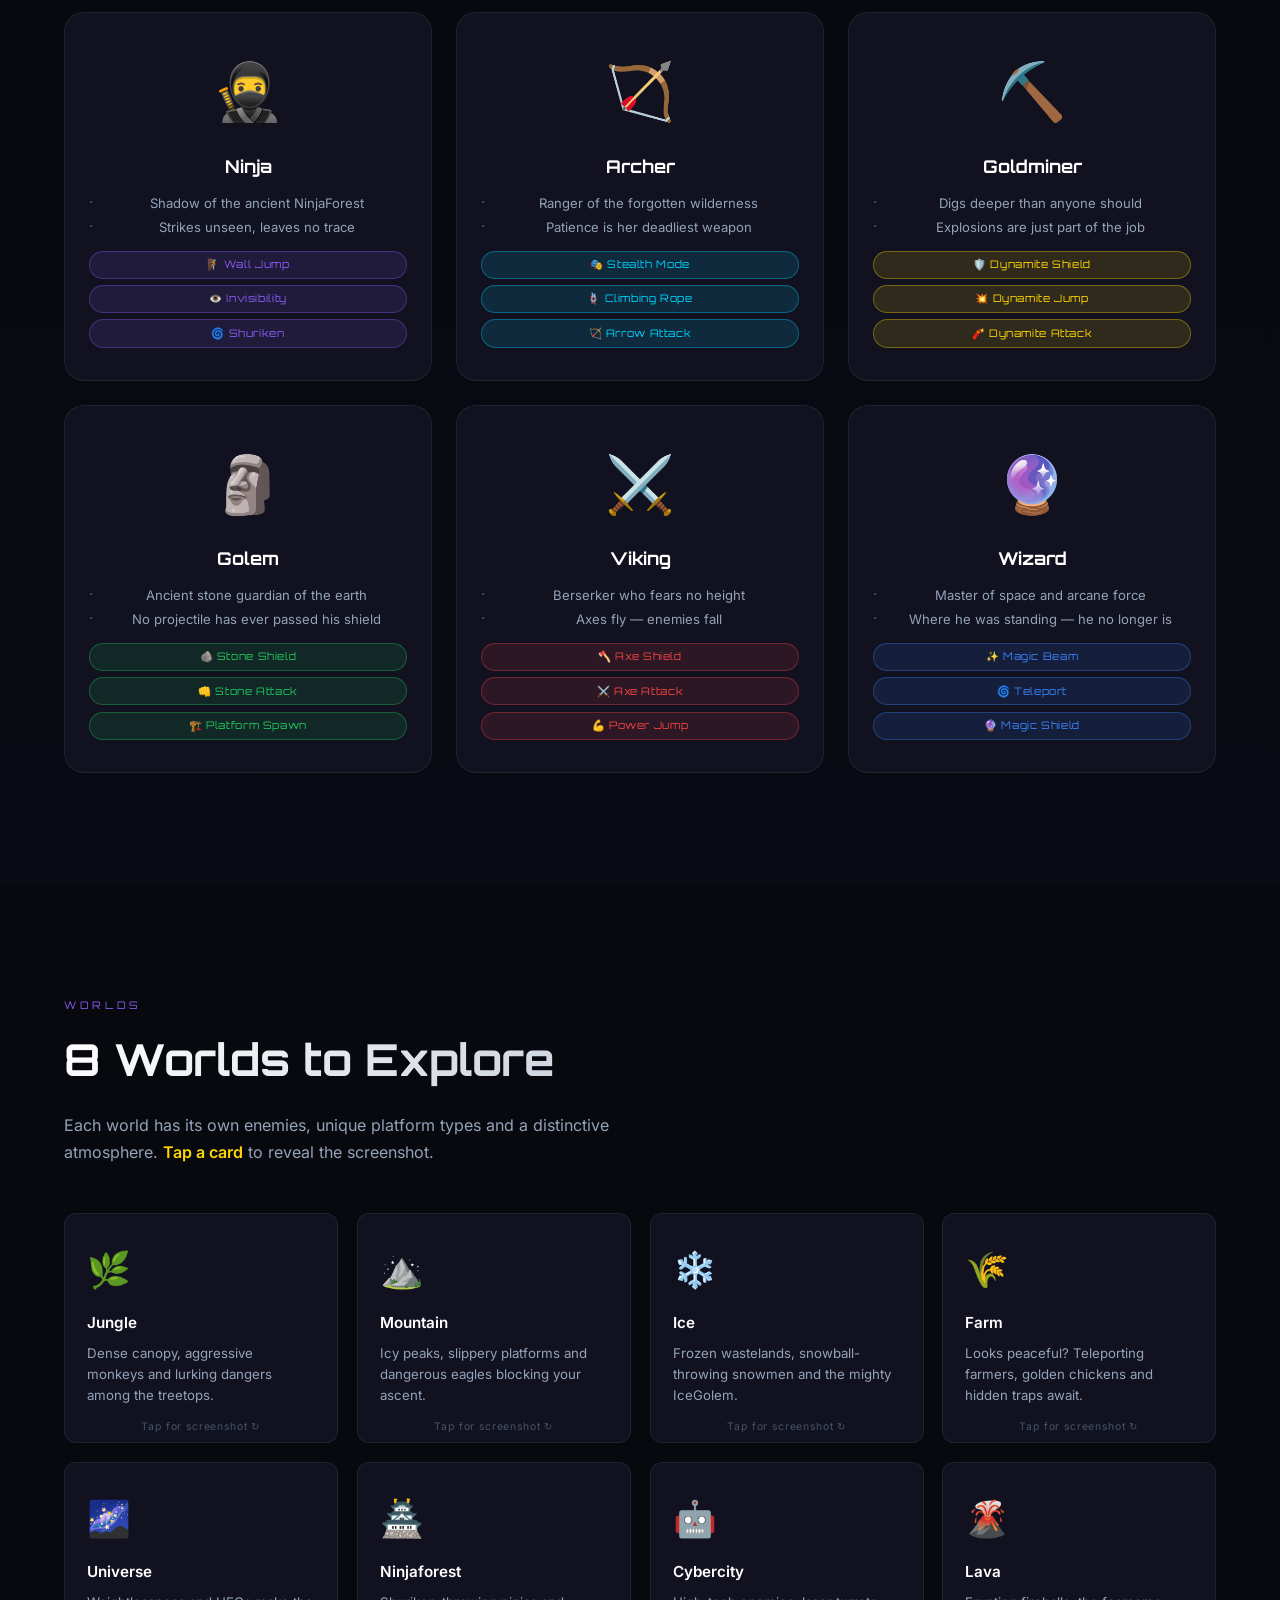
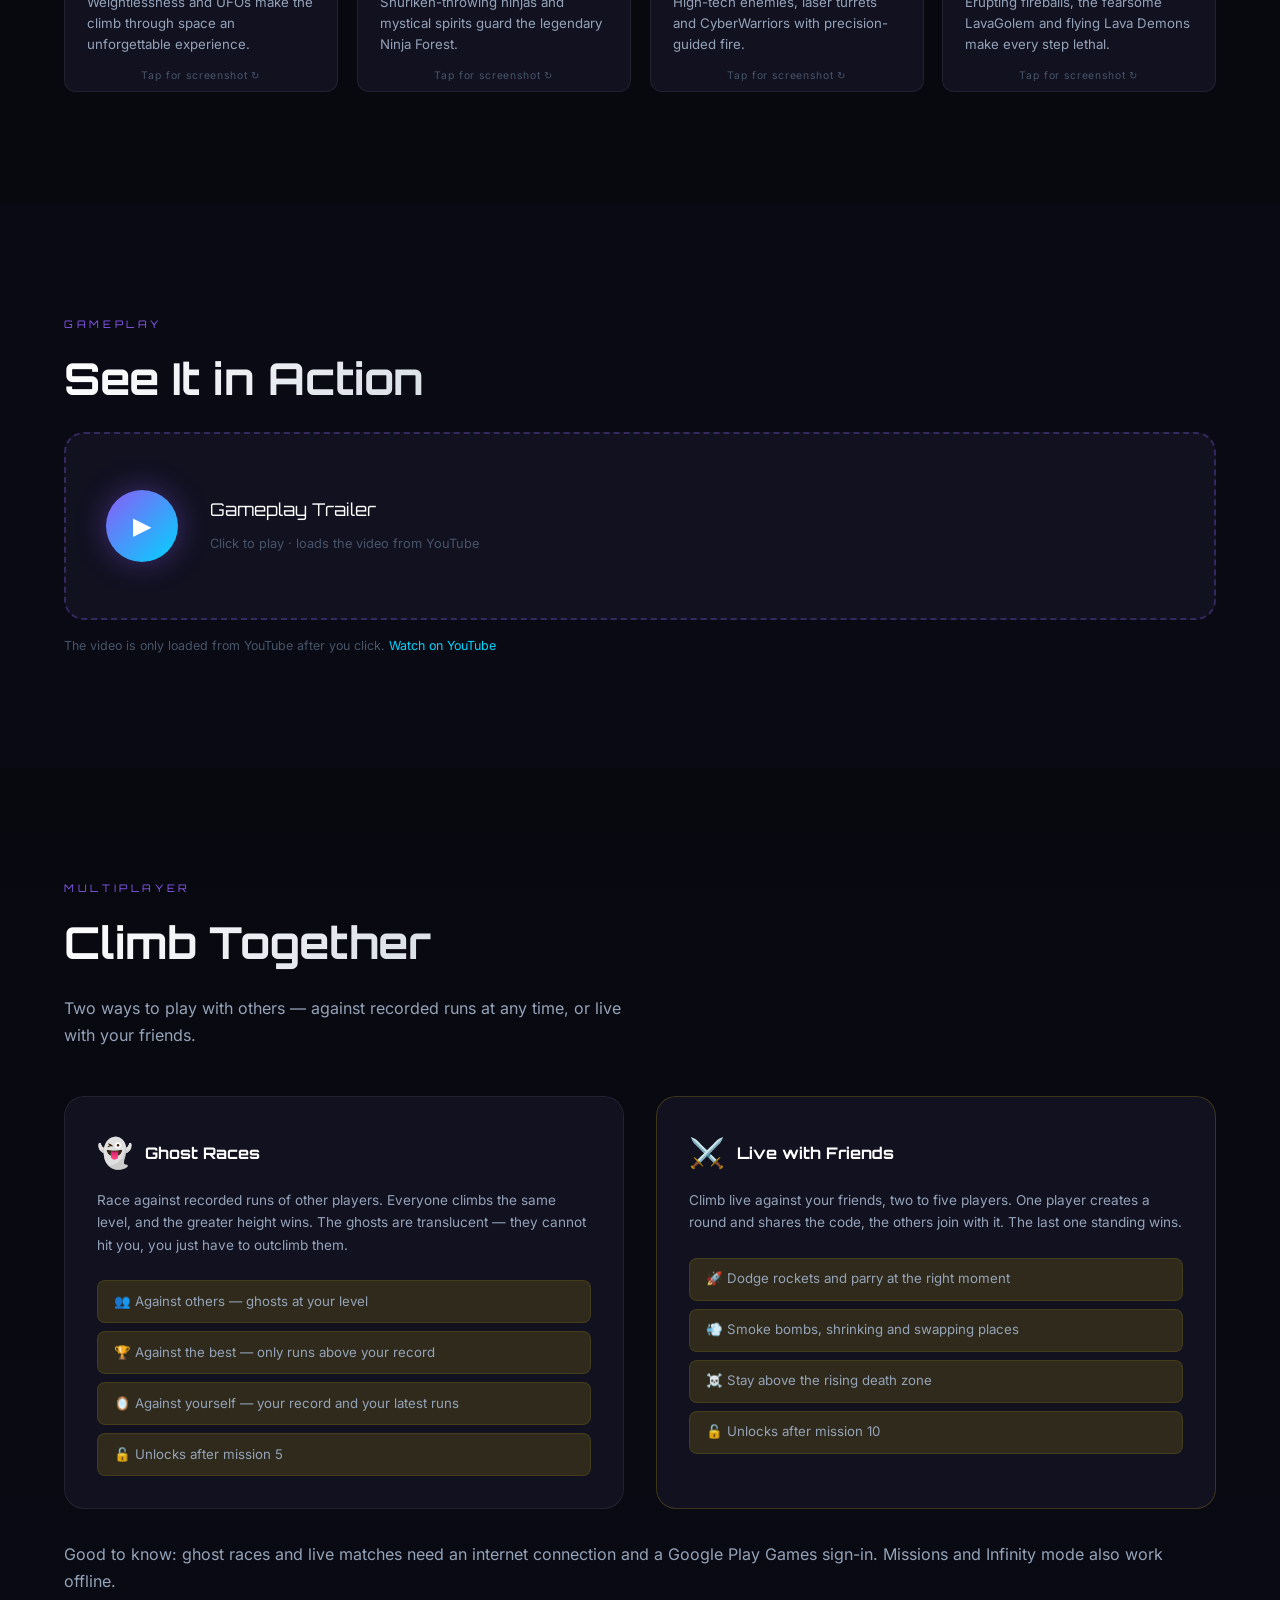
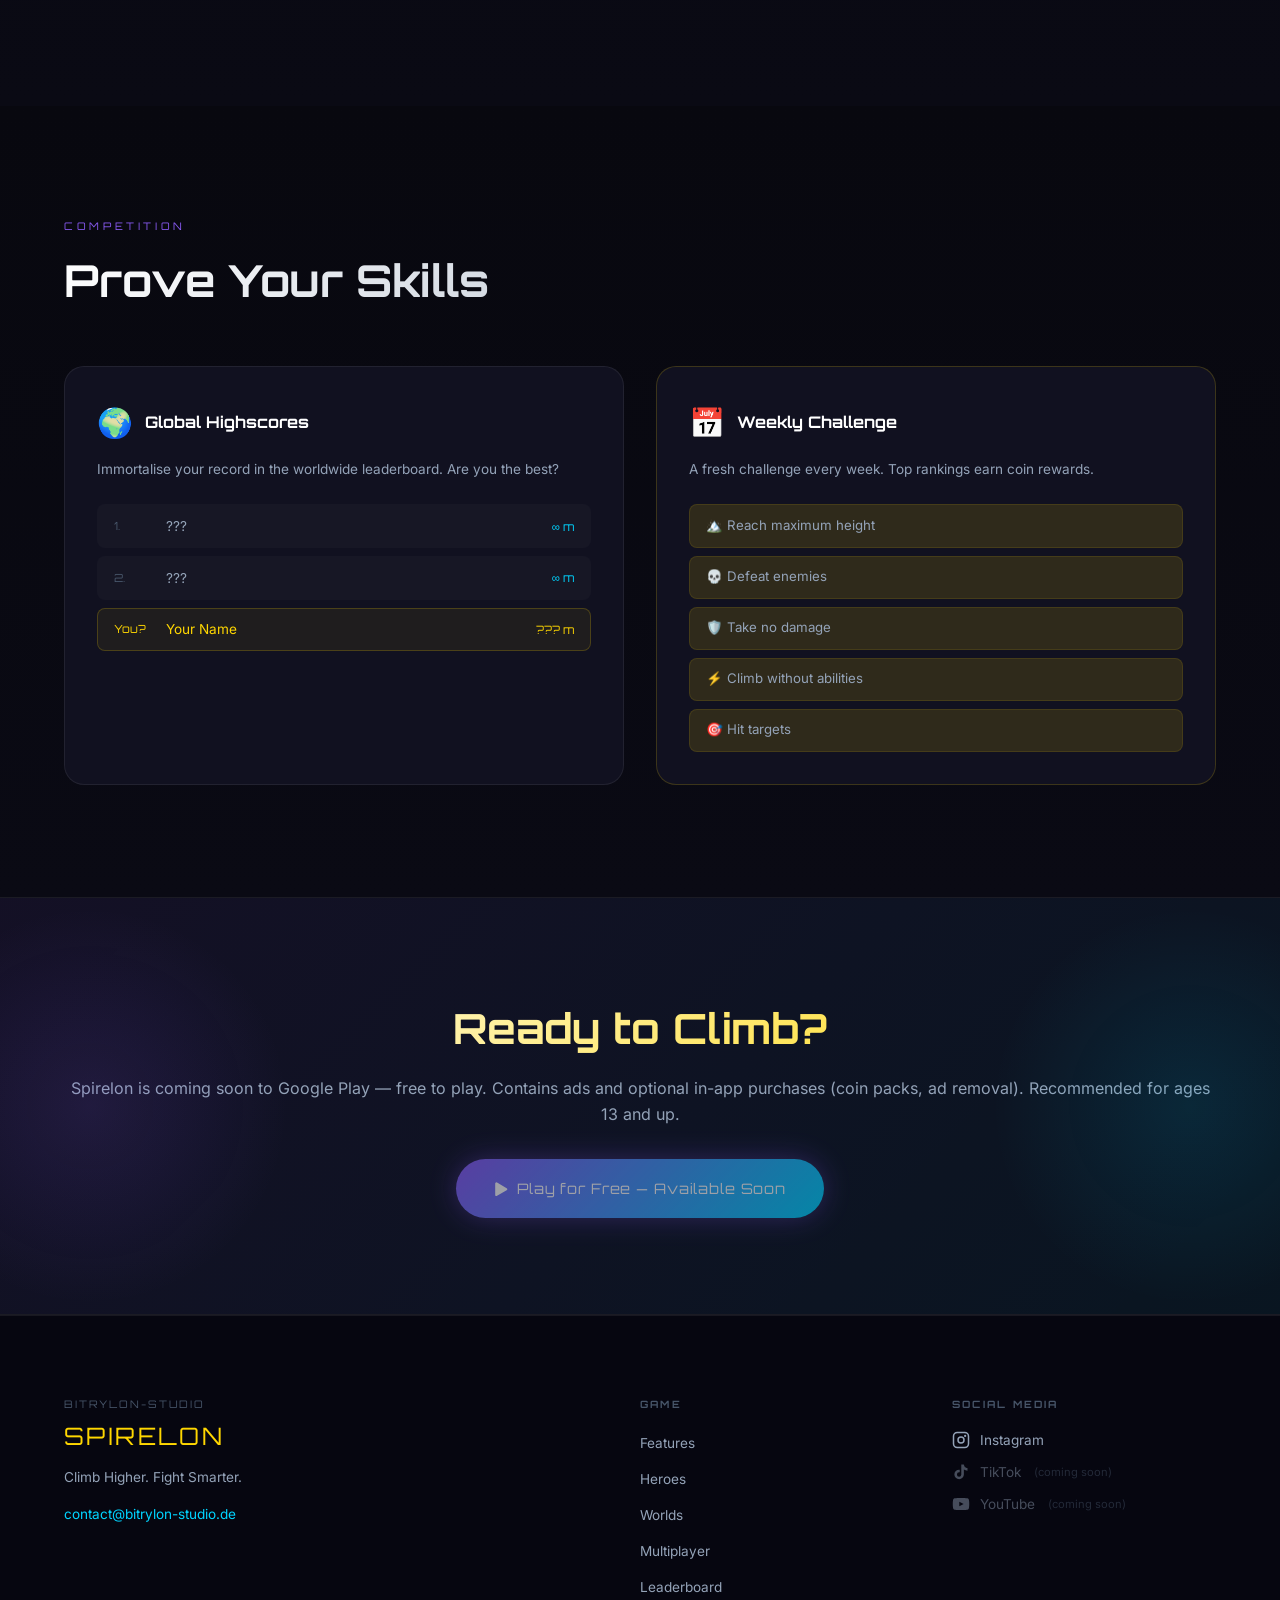
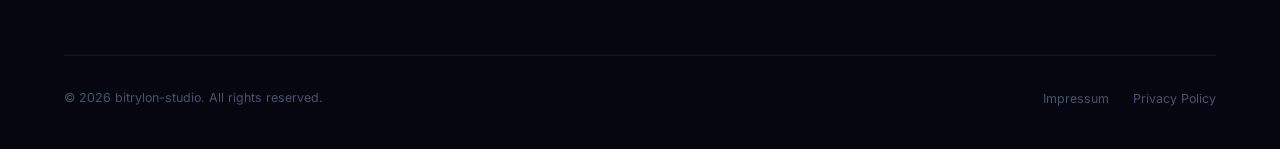
<file: spirelon/index.html>
﻿<!DOCTYPE html>
<html lang="en">
<head>
  <meta charset="UTF-8"/>
  <meta name="viewport" content="width=device-width,initial-scale=1.0"/>
  <meta name="description" content="Spirelon - The action-packed Vertical Platformer for Android. Climb as high as possible, battle 10+ enemies, master 42 missions, race ghosts of other players and climb live against your friends. Free to Play."/>
  <meta name="theme-color" content="#0a0a14"/>
  <title>Spirelon - Climb Higher. Fight Smarter.</title>
  <link rel="stylesheet" href="../css/fonts.css"/>
  <link rel="stylesheet" href="css/style.css"/>
</head>
<body>
<nav class="nav" id="navbar">
  <div class="nav__inner">
    <div class="nav__logo">
      <a href="../index.html" class="nav__logo-studio">bitrylon-studio</a>
      <span class="nav__logo-sep">&middot;</span>
      <span class="nav__logo-game">SPIRELON</span>
    </div>
    <button class="nav__toggle" id="navToggle" aria-label="Open menu"><span></span><span></span><span></span></button>
    <ul class="nav__links" id="navLinks">
      <li><a href="#features">Features</a></li>
      <li><a href="#characters">Heroes</a></li>
      <li><a href="#worlds">Worlds</a></li>
      <li><a href="#multiplayer">Multiplayer</a></li>
      <li><a href="#leaderboard">Leaderboard</a></li>
      <li><a href="#" class="btn btn--nav" id="navDownloadBtn"><svg viewBox="0 0 24 24" fill="currentColor" width="14" height="14"><path d="M3.18 23.4A2 2 0 0 1 2 21.6V2.4a2 2 0 0 1 3.1-1.64L21.1 10.36a2 2 0 0 1 0 3.28L5.1 23.04a2 2 0 0 1-1.92.36z"/></svg> Download</a></li>
    </ul>
  </div>
</nav>
<section class="hero" id="hero">
  <div class="hero__bg-particles" id="particles"></div>
  <div class="container hero__container">
    <div class="hero__content">
      <div class="hero__badges">
        <span class="badge badge--soon">&#x26A1; COMING SOON</span>
        <span class="badge badge--platform">Android</span>
        <span class="badge badge--free">Free to Play</span>
      </div>
      <h1 class="hero__title">SPIRELON</h1>
      <p class="hero__tagline">Climb Higher. Fight Smarter. Rule the Tower.</p>
      <p class="hero__desc">An epic Vertical Platformer with 6 unique heroes, 8 breathtaking worlds, ghost races and live matches with your friends.</p>
      <div class="hero__actions">
        <a href="#" class="btn btn--primary btn--disabled" id="heroDownloadBtn"><svg viewBox="0 0 24 24" fill="currentColor" class="btn__icon"><path d="M3.18 23.4A2 2 0 0 1 2 21.6V2.4a2 2 0 0 1 3.1-1.64L21.1 10.36a2 2 0 0 1 0 3.28L5.1 23.04a2 2 0 0 1-1.92.36z"/></svg> Coming Soon on Google Play</a>
        <a href="#features" class="btn btn--ghost">Learn More &#x2193;</a>
      </div>
      <div class="hero__scroll-indicator"><div class="scroll-line"></div></div>
    </div>
    <div class="hero__phone-wrap">
      <div class="phone-mockup">
        <div class="phone-mockup__notch"></div>
        <div class="phone-mockup__screen">
          <div class="game-preview">
            <div class="gp-bg"></div>
            <div class="gp-height-bar">&#x2B06; 1,337 m</div>
            <div class="gp-platform gp-platform--a"></div>
            <div class="gp-platform gp-platform--b"></div>
            <div class="gp-platform gp-platform--c gp-platform--hologram"></div>
            <div class="gp-hero">&#x1F977;</div>
            <div class="gp-enemy gp-enemy--a">&#x26A1;</div>
            <div class="gp-enemy gp-enemy--b">&#x1F480;</div>
          </div>
        </div>
      </div>
      <div class="phone-glow"></div>
    </div>
  </div>
</section>
<section class="about" id="about">
  <div class="container">
    <div class="section-label">The Game</div>
    <h2 class="section-title">What is Spirelon?</h2>
    <div class="about__layout">
      <div class="about__text">
        <p><strong>Spirelon</strong> is an action-packed Vertical Platformer for Android. Climb as high as possible before the camera swallows you whole. Jump from platform to platform, dodge dangerous enemies and unleash your hero&#39;s unique abilities to reach brand-new heights.</p>
        <p>The higher you climb, the faster the camera scrolls and the more aggressive enemies become. Pick one of six distinct heroes, conquer 42 missions and fight your way to the top of the global leaderboard.</p>
        <p>Not alone: race the recorded runs of other players in ghost races, or climb live against up to four friends.</p>
      </div>
      <div class="about__stats">
        <div class="stat-card"><div class="stat-card__val">8</div><div class="stat-card__lbl">Worlds</div></div>
        <div class="stat-card"><div class="stat-card__val">6</div><div class="stat-card__lbl">Heroes</div></div>
        <div class="stat-card"><div class="stat-card__val">42</div><div class="stat-card__lbl">Missions</div></div>
        <div class="stat-card"><div class="stat-card__val">10+</div><div class="stat-card__lbl">Enemy Types</div></div>
      </div>
    </div>
  </div>
</section>
<section class="features" id="features">
  <div class="container">
    <div class="section-label">Features</div>
    <h2 class="section-title">What Makes Spirelon Special</h2>
    <div class="features__grid">
      <div class="feature-card"><span class="feature-card__icon">&#x1F30D;</span><h3>8 Unique Worlds</h3><p>From Jungle to Cybercity to Lava - each world brings its own enemies, platform types and atmosphere.</p></div>
      <div class="feature-card"><span class="feature-card__icon">&#x2694;&#xFE0F;</span><h3>6 Heroes &amp; 18 Skins</h3><p>Each character has 3 distinct abilities and three skins to customise your look.</p></div>
      <div class="feature-card"><span class="feature-card__icon">&#x267E;&#xFE0F;</span><h3>Infinity Mode</h3><p>Endless climbing with no limit. Beat your record and rise through the global leaderboard.</p></div>
      <div class="feature-card"><span class="feature-card__icon">&#x2B50;</span><h3>42 Missions</h3><p>Varied objectives with a 3-star rating - from height records to enemy kills and beyond.</p></div>
      <div class="feature-card"><span class="feature-card__icon">&#x1F4C8;</span><h3>Dynamic Difficulty</h3><p>Easy, Normal, Hard, Extreme - camera speed and enemy behaviour scale with your height.</p></div>
      <div class="feature-card"><span class="feature-card__icon">&#x1F480;</span><h3>10+ Enemy Types</h3><p>Laser turrets, poison frogs, Lava Golems, CyberWarriors - each with a unique attack pattern.</p></div>
      <div class="feature-card"><span class="feature-card__icon">&#x1F52B;</span><h3>Special Weapons &amp; Items</h3><p>Water gun, hair dryer, PowerJump, AirJump and more - collect mid-run and deploy tactically.</p></div>
      <div class="feature-card"><span class="feature-card__icon">&#x1F47B;</span><h3>Platform Modifiers</h3><p>Hologram platforms blink in and out, moving platforms slide, ice is slippery and crumbling platforms fall - master them all.</p></div>
      <div class="feature-card"><span class="feature-card__icon">&#x1F3B2;</span><h3>Chaos Modifier</h3><p>Random chaos events flip the rules mid-run without warning. Expect the unexpected on every climb.</p></div>
      <div class="feature-card"><span class="feature-card__icon">&#x1F3C6;</span><h3>Global Leaderboards</h3><p>Global highscores and weekly challenges with coin rewards based on your ranking.</p></div>
      <div class="feature-card"><span class="feature-card__icon">&#x1F465;</span><h3>Multiplayer</h3><p>Ghost races against recorded runs of other players and live matches with up to five friends. <a href="#multiplayer">More &#x2193;</a></p></div>
      <div class="feature-card"><span class="feature-card__icon">&#x1F6D2;</span><h3>Shop &amp; Progression</h3><p>Earn coins, unlock heroes and items, upgrade skills and become unstoppable.</p></div>
    </div>
  </div>
</section>
<section class="characters" id="characters">
  <div class="container">
    <div class="section-label">Heroes</div>
    <h2 class="section-title">Choose Your Hero</h2>
    <p class="section-sub">6 unique characters, each with their own story and 3 distinct abilities.</p>
    <div class="chars__grid">
      <div class="char-card" data-accent="purple">
        <div class="char-card__glow"></div>
        <span class="char-card__emoji">&#x1F977;</span>
        <h3 class="char-card__name">Ninja</h3>
        <ul class="char-card__lore">
          <li>Shadow of the ancient NinjaForest</li>
          <li>Strikes unseen, leaves no trace</li>
        </ul>
        <div class="char-card__abilities">
          <span class="ability-pill ability-pill--purple">&#x1F9D7; Wall Jump</span>
          <span class="ability-pill ability-pill--purple">&#x1F441;&#xFE0F; Invisibility</span>
          <span class="ability-pill ability-pill--purple">&#x1F300; Shuriken</span>
        </div>
      </div>
      <div class="char-card" data-accent="cyan">
        <div class="char-card__glow"></div>
        <span class="char-card__emoji">&#x1F3F9;</span>
        <h3 class="char-card__name">Archer</h3>
        <ul class="char-card__lore">
          <li>Ranger of the forgotten wilderness</li>
          <li>Patience is her deadliest weapon</li>
        </ul>
        <div class="char-card__abilities">
          <span class="ability-pill ability-pill--cyan">&#x1F3AD; Stealth Mode</span>
          <span class="ability-pill ability-pill--cyan">&#x1FAA2; Climbing Rope</span>
          <span class="ability-pill ability-pill--cyan">&#x1F3F9; Arrow Attack</span>
        </div>
      </div>
      <div class="char-card" data-accent="gold">
        <div class="char-card__glow"></div>
        <span class="char-card__emoji">&#x26CF;&#xFE0F;</span>
        <h3 class="char-card__name">Goldminer</h3>
        <ul class="char-card__lore">
          <li>Digs deeper than anyone should</li>
          <li>Explosions are just part of the job</li>
        </ul>
        <div class="char-card__abilities">
          <span class="ability-pill ability-pill--gold">&#x1F6E1;&#xFE0F; Dynamite Shield</span>
          <span class="ability-pill ability-pill--gold">&#x1F4A5; Dynamite Jump</span>
          <span class="ability-pill ability-pill--gold">&#x1F9E8; Dynamite Attack</span>
        </div>
      </div>
      <div class="char-card" data-accent="green">
        <div class="char-card__glow"></div>
        <span class="char-card__emoji">&#x1F5FF;</span>
        <h3 class="char-card__name">Golem</h3>
        <ul class="char-card__lore">
          <li>Ancient stone guardian of the earth</li>
          <li>No projectile has ever passed his shield</li>
        </ul>
        <div class="char-card__abilities">
          <span class="ability-pill ability-pill--green">&#x1FAA8; Stone Shield</span>
          <span class="ability-pill ability-pill--green">&#x1F44A; Stone Attack</span>
          <span class="ability-pill ability-pill--green">&#x1F3D7;&#xFE0F; Platform Spawn</span>
        </div>
      </div>
      <div class="char-card" data-accent="red">
        <div class="char-card__glow"></div>
        <span class="char-card__emoji">&#x2694;&#xFE0F;</span>
        <h3 class="char-card__name">Viking</h3>
        <ul class="char-card__lore">
          <li>Berserker who fears no height</li>
          <li>Axes fly &#x2014; enemies fall</li>
        </ul>
        <div class="char-card__abilities">
          <span class="ability-pill ability-pill--red">&#x1FA93; Axe Shield</span>
          <span class="ability-pill ability-pill--red">&#x2694;&#xFE0F; Axe Attack</span>
          <span class="ability-pill ability-pill--red">&#x1F4AA; Power Jump</span>
        </div>
      </div>
      <div class="char-card" data-accent="blue">
        <div class="char-card__glow"></div>
        <span class="char-card__emoji">&#x1F52E;</span>
        <h3 class="char-card__name">Wizard</h3>
        <ul class="char-card__lore">
          <li>Master of space and arcane force</li>
          <li>Where he was standing &#x2014; he no longer is</li>
        </ul>
        <div class="char-card__abilities">
          <span class="ability-pill ability-pill--blue">&#x2728; Magic Beam</span>
          <span class="ability-pill ability-pill--blue">&#x1F300; Teleport</span>
          <span class="ability-pill ability-pill--blue">&#x1F52E; Magic Shield</span>
        </div>
      </div>
    </div>
  </div>
</section>
<section class="worlds" id="worlds">
  <div class="container">
    <div class="section-label">Worlds</div>
    <h2 class="section-title">8 Worlds to Explore</h2>
    <p class="section-sub">Each world has its own enemies, unique platform types and a distinctive atmosphere. <strong>Tap a card</strong> to reveal the screenshot.</p>
    <div class="worlds__grid">
      <div class="world-flip"><div class="world-flip__inner">
        <div class="world-flip__front"><span class="world-card__icon">&#x1F33F;</span><h3>Jungle</h3><p>Dense canopy, aggressive monkeys and lurking dangers among the treetops.</p><span class="flip-hint">Tap for screenshot &#x21BB;</span></div>
        <div class="world-flip__back"><span class="world-flip__back-name">Jungle</span><img src="assets/images/worlds/world-jungle.png" alt="Spirelon – Jungle world screenshot" loading="lazy" width="600" height="400" class="world-flip__shot"><span class="flip-hint">Tap to flip back &#x21BB;</span></div>
      </div></div>
      <div class="world-flip"><div class="world-flip__inner">
        <div class="world-flip__front"><span class="world-card__icon">&#x26F0;&#xFE0F;</span><h3>Mountain</h3><p>Icy peaks, slippery platforms and dangerous eagles blocking your ascent.</p><span class="flip-hint">Tap for screenshot &#x21BB;</span></div>
        <div class="world-flip__back"><span class="world-flip__back-name">Mountain</span><img src="assets/images/worlds/world-mountain.png" alt="Spirelon – Mountain world screenshot" loading="lazy" width="600" height="400" class="world-flip__shot"><span class="flip-hint">Tap to flip back &#x21BB;</span></div>
      </div></div>
      <div class="world-flip"><div class="world-flip__inner">
        <div class="world-flip__front"><span class="world-card__icon">&#x2744;&#xFE0F;</span><h3>Ice</h3><p>Frozen wastelands, snowball-throwing snowmen and the mighty IceGolem.</p><span class="flip-hint">Tap for screenshot &#x21BB;</span></div>
        <div class="world-flip__back"><span class="world-flip__back-name">Ice</span><img src="assets/images/worlds/world-ice.png" alt="Spirelon – Ice world screenshot" loading="lazy" width="600" height="400" class="world-flip__shot"><span class="flip-hint">Tap to flip back &#x21BB;</span></div>
      </div></div>
      <div class="world-flip"><div class="world-flip__inner">
        <div class="world-flip__front"><span class="world-card__icon">&#x1F33E;</span><h3>Farm</h3><p>Looks peaceful? Teleporting farmers, golden chickens and hidden traps await.</p><span class="flip-hint">Tap for screenshot &#x21BB;</span></div>
        <div class="world-flip__back"><span class="world-flip__back-name">Farm</span><img src="assets/images/worlds/world-farm.png" alt="Spirelon – Farm world screenshot" loading="lazy" width="600" height="400" class="world-flip__shot"><span class="flip-hint">Tap to flip back &#x21BB;</span></div>
      </div></div>
      <div class="world-flip"><div class="world-flip__inner">
        <div class="world-flip__front"><span class="world-card__icon">&#x1F30C;</span><h3>Universe</h3><p>Weightlessness and UFOs make the climb through space an unforgettable experience.</p><span class="flip-hint">Tap for screenshot &#x21BB;</span></div>
        <div class="world-flip__back"><span class="world-flip__back-name">Universe</span><img src="assets/images/worlds/world-universe.png" alt="Spirelon – Universe world screenshot" loading="lazy" width="600" height="400" class="world-flip__shot"><span class="flip-hint">Tap to flip back &#x21BB;</span></div>
      </div></div>
      <div class="world-flip"><div class="world-flip__inner">
        <div class="world-flip__front"><span class="world-card__icon">&#x1F3EF;</span><h3>Ninjaforest</h3><p>Shuriken-throwing ninjas and mystical spirits guard the legendary Ninja Forest.</p><span class="flip-hint">Tap for screenshot &#x21BB;</span></div>
        <div class="world-flip__back"><span class="world-flip__back-name">Ninjaforest</span><img src="assets/images/worlds/world-ninjaforest.png" alt="Spirelon – Ninjaforest world screenshot" loading="lazy" width="600" height="400" class="world-flip__shot"><span class="flip-hint">Tap to flip back &#x21BB;</span></div>
      </div></div>
      <div class="world-flip"><div class="world-flip__inner">
        <div class="world-flip__front"><span class="world-card__icon">&#x1F916;</span><h3>Cybercity</h3><p>High-tech enemies, laser turrets and CyberWarriors with precision-guided fire.</p><span class="flip-hint">Tap for screenshot &#x21BB;</span></div>
        <div class="world-flip__back"><span class="world-flip__back-name">Cybercity</span><img src="assets/images/worlds/world-cybercity.png" alt="Spirelon – Cybercity world screenshot" loading="lazy" width="600" height="400" class="world-flip__shot"><span class="flip-hint">Tap to flip back &#x21BB;</span></div>
      </div></div>
      <div class="world-flip"><div class="world-flip__inner">
        <div class="world-flip__front"><span class="world-card__icon">&#x1F30B;</span><h3>Lava</h3><p>Erupting fireballs, the fearsome LavaGolem and flying Lava Demons make every step lethal.</p><span class="flip-hint">Tap for screenshot &#x21BB;</span></div>
        <div class="world-flip__back"><span class="world-flip__back-name">Lava</span><img src="assets/images/worlds/world-lava.png" alt="Spirelon – Lava world screenshot" loading="lazy" width="600" height="400" class="world-flip__shot"><span class="flip-hint">Tap to flip back &#x21BB;</span></div>
      </div></div>
    </div>
  </div>
</section>
<section class="media" id="media">
  <div class="container">
    <div class="section-label">Gameplay</div>
    <h2 class="section-title">See It in Action</h2>
    <div class="trailer-embed" id="trailerEmbed" data-video="2fiQcxjC4GU">
      <button type="button" class="trailer-box" id="trailerPlay" aria-label="Play gameplay trailer">
        <div class="trailer-box__play">&#x25B6;</div>
        <div class="trailer-box__text"><span class="trailer-box__title">Gameplay Trailer</span><span class="trailer-box__sub">Click to play &middot; loads the video from YouTube</span></div>
      </button>
    </div>
    <p class="trailer-note">The video is only loaded from YouTube after you click. <a href="https://www.youtube.com/watch?v=2fiQcxjC4GU" target="_blank" rel="noopener noreferrer">Watch on YouTube</a></p>
  </div>
</section>
<section class="leaderboard" id="multiplayer">
  <div class="container">
    <div class="section-label">Multiplayer</div>
    <h2 class="section-title">Climb Together</h2>
    <p class="section-sub" style="margin-bottom: 0;">Two ways to play with others &#x2014; against recorded runs at any time, or live with your friends.</p>
    <div class="lb__grid">
      <div class="lb-card">
        <div class="lb-card__header"><span class="lb-card__icon">&#x1F47B;</span><h3>Ghost Races</h3></div>
        <p>Race against recorded runs of other players. Everyone climbs the same level, and the greater height wins. The ghosts are translucent &#x2014; they cannot hit you, you just have to outclimb them.</p>
        <div class="lb-challenges">
          <div class="lb-challenge">&#x1F465; Against others &#x2014; ghosts at your level</div>
          <div class="lb-challenge">&#x1F3C6; Against the best &#x2014; only runs above your record</div>
          <div class="lb-challenge">&#x1FA9E; Against yourself &#x2014; your record and your latest runs</div>
          <div class="lb-challenge">&#x1F513; Unlocks after mission 5</div>
        </div>
      </div>
      <div class="lb-card lb-card--weekly">
        <div class="lb-card__header"><span class="lb-card__icon">&#x2694;&#xFE0F;</span><h3>Live with Friends</h3></div>
        <p>Climb live against your friends, two to five players. One player creates a round and shares the code, the others join with it. The last one standing wins.</p>
        <div class="lb-challenges">
          <div class="lb-challenge">&#x1F680; Dodge rockets and parry at the right moment</div>
          <div class="lb-challenge">&#x1F4A8; Smoke bombs, shrinking and swapping places</div>
          <div class="lb-challenge">&#x2620;&#xFE0F; Stay above the rising death zone</div>
          <div class="lb-challenge">&#x1F513; Unlocks after mission 10</div>
        </div>
      </div>
    </div>
    <p class="section-sub" style="margin: 2rem 0 0; max-width: none;">Good to know: ghost races and live matches need an internet connection and a Google Play Games sign-in. Missions and Infinity mode also work offline.</p>
  </div>
</section>
<section class="leaderboard" id="leaderboard">
  <div class="container">
    <div class="section-label">Competition</div>
    <h2 class="section-title">Prove Your Skills</h2>
    <div class="lb__grid">
      <div class="lb-card">
        <div class="lb-card__header"><span class="lb-card__icon">&#x1F30D;</span><h3>Global Highscores</h3></div>
        <p>Immortalise your record in the worldwide leaderboard. Are you the best?</p>
        <ul class="lb-mock">
          <li><span class="lb-rank">1.</span><span class="lb-name">???</span><span class="lb-score">&#x221E; m</span></li>
          <li><span class="lb-rank">2.</span><span class="lb-name">???</span><span class="lb-score">&#x221E; m</span></li>
          <li class="lb-mock__you"><span class="lb-rank">You?</span><span class="lb-name">Your Name</span><span class="lb-score">??? m</span></li>
        </ul>
      </div>
      <div class="lb-card lb-card--weekly">
        <div class="lb-card__header"><span class="lb-card__icon">&#x1F4C5;</span><h3>Weekly Challenge</h3></div>
        <p>A fresh challenge every week. Top rankings earn coin rewards.</p>
        <div class="lb-challenges">
          <div class="lb-challenge">&#x1F3D4;&#xFE0F; Reach maximum height</div>
          <div class="lb-challenge">&#x1F480; Defeat enemies</div>
          <div class="lb-challenge">&#x1F6E1;&#xFE0F; Take no damage</div>
          <div class="lb-challenge">&#x26A1; Climb without abilities</div>
          <div class="lb-challenge">&#x1F3AF; Hit targets</div>
        </div>
      </div>
    </div>
  </div>
</section>
<section class="cta-section">
  <div class="container cta-section__inner">
    <div class="cta-section__glow-left"></div>
    <div class="cta-section__glow-right"></div>
    <h2 class="cta-section__title">Ready to Climb?</h2>
    <p class="cta-section__sub">Spirelon is coming soon to Google Play &#x2014; free to play. Contains ads and optional in-app purchases (coin packs, ad removal). Recommended for ages 13 and up.</p>
    <a href="#" class="btn btn--primary btn--lg btn--disabled"><svg viewBox="0 0 24 24" fill="currentColor" class="btn__icon"><path d="M3.18 23.4A2 2 0 0 1 2 21.6V2.4a2 2 0 0 1 3.1-1.64L21.1 10.36a2 2 0 0 1 0 3.28L5.1 23.04a2 2 0 0 1-1.92.36z"/></svg> Play for Free &#x2014; Available Soon</a>
  </div>
</section>
<footer class="footer">
  <div class="container">
    <div class="footer__top">
      <div class="footer__brand">
        <div class="footer__studio-name">bitrylon-studio</div>
        <div class="footer__game-name">SPIRELON</div>
        <p class="footer__slogan">Climb Higher. Fight Smarter.</p>
        <a href="mailto:contact@bitrylon-studio.de" class="footer__email">contact@bitrylon-studio.de</a>
      </div>
      <div class="footer__nav">
        <h4>Game</h4>
        <ul>
          <li><a href="#features">Features</a></li>
          <li><a href="#characters">Heroes</a></li>
          <li><a href="#worlds">Worlds</a></li>
          <li><a href="#multiplayer">Multiplayer</a></li>
          <li><a href="#leaderboard">Leaderboard</a></li>
        </ul>
      </div>
      <div class="footer__social-col">
        <h4>Social Media</h4>
        <div class="social-links">
          <a href="https://www.instagram.com/spirelon?utm_source=qr" class="social-link" target="_blank" rel="noopener noreferrer"><svg viewBox="0 0 24 24" fill="currentColor" width="18" height="18"><rect x="2" y="2" width="20" height="20" rx="5" ry="5" fill="none" stroke="currentColor" stroke-width="2"/><circle cx="12" cy="12" r="4" fill="none" stroke="currentColor" stroke-width="2"/><circle cx="17.5" cy="6.5" r="1.5"/></svg> Instagram</a>
          <a href="#" class="social-link social-link--ph"><svg viewBox="0 0 24 24" fill="currentColor" width="18" height="18"><path d="M19.59 6.69a4.83 4.83 0 0 1-3.77-4.25V2h-3.45v13.67a2.89 2.89 0 0 1-2.88 2.5 2.89 2.89 0 0 1-2.89-2.89 2.89 2.89 0 0 1 2.89-2.89c.28 0 .54.04.79.1V9.01a6.33 6.33 0 0 0-.79-.05 6.34 6.34 0 0 0-6.34 6.34 6.34 6.34 0 0 0 6.34 6.34 6.34 6.34 0 0 0 6.33-6.34V8.69a8.28 8.28 0 0 0 4.83 1.53V6.77a4.83 4.83 0 0 1-1.06-.08z"/></svg> TikTok</a>
          <a href="#" class="social-link social-link--ph"><svg viewBox="0 0 24 24" fill="currentColor" width="18" height="18"><path d="M22.54 6.42a2.78 2.78 0 0 0-1.95-1.96C18.88 4 12 4 12 4s-6.88 0-8.59.46A2.78 2.78 0 0 0 1.46 6.42 29 29 0 0 0 1 12a29 29 0 0 0 .46 5.58 2.78 2.78 0 0 0 1.95 1.96C5.12 20 12 20 12 20s6.88 0 8.59-.46a2.78 2.78 0 0 0 1.96-1.96A29 29 0 0 0 23 12a29 29 0 0 0-.46-5.58zM9.75 15.02V8.98L15.5 12l-5.75 3.02z"/></svg> YouTube</a>
        </div>
      </div>
    </div>
    <div class="footer__bottom">
      <p class="footer__copy">&#xA9; 2026 bitrylon-studio. All rights reserved.</p>
      <div class="footer__legal-links">
        <button class="legal-btn" id="btnImpressum">Impressum</button>
        <button class="legal-btn" id="btnDatenschutz">Privacy Policy</button>
      </div>
    </div>
  </div>
</footer>
<div class="modal" id="modalImpressum" role="dialog" aria-modal="true" aria-label="Impressum">
  <div class="modal__bg" data-close="Impressum"></div>
  <div class="modal__box">
    <button class="modal__close" data-close="Impressum" aria-label="Close">&#x2715;</button>
    <h2>Impressum</h2>
    <p class="modal__legal-hint"><strong>Angaben gem&#xE4;&#xDF; &#xA7; 5 DDG</strong></p>
    <p><strong>Philipp Hellmeier</strong><br>Stumpfwiesenweg 14<br>82008 Unterhaching<br>Deutschland</p>
    <p><strong>Kontakt</strong><br>E-Mail: <a href="mailto:contact@bitrylon-studio.de">contact@bitrylon-studio.de</a></p>
    <h3>Haftungsausschluss</h3>
    <p>Die Inhalte dieser Website wurden mit gr&#xF6;&#xDF;ter Sorgfalt erstellt. F&#xFC;r die Richtigkeit, Vollst&#xE4;ndigkeit und Aktualit&#xE4;t der Inhalte kann keine Gew&#xE4;hr &#xFC;bernommen werden.</p>
  </div>
</div>
<div class="modal" id="modalDatenschutz" role="dialog" aria-modal="true" aria-label="Privacy Policy">
  <div class="modal__bg" data-close="Datenschutz"></div>
  <div class="modal__box modal__box--wide">
    <button class="modal__close" data-close="Datenschutz" aria-label="Close">&#x2715;</button>
    <h2>Privacy Policy</h2>
    <p class="modal__legal-hint">Last updated: 15 November 2026 &middot; <a href="#privacy-de">Deutsche Fassung</a></p>

    <h3>1. Controller</h3>
    <p><strong>Philipp Hellmeier</strong> (bitrylon-studio)<br>Stumpfwiesenweg 14, 82008 Unterhaching, Germany<br>E-mail: <a href="mailto:contact@bitrylon-studio.de">contact@bitrylon-studio.de</a></p>

    <h3>2. Overview</h3>
    <p>Spirelon can largely be played offline. Online features (leaderboards, weekly challenge, ghost races, arena, invites, purchase verification) need a player account, which is created when you sign in with Google Play Games. The table of contents below lists every processing activity:</p>
    <ul>
      <li>Data on your device (section 3)</li>
      <li>Sign-in and player account (4) &middot; leaderboards and weekly challenge (5) &middot; ghost races (6) &middot; live matches with friends / arena (7) &middot; invites (8)</li>
      <li>In-app purchases (9) &middot; gameplay analytics, only with consent (10) &middot; advertising (11) &middot; rating prompt (12)</li>
      <li>Server logs (13) &middot; recipients and transfers (14) &middot; deleting your account (15) &middot; your rights (16)</li>
      <li>This website (18) &middot; children (19)</li>
    </ul>

    <h3>3. Data stored on your device</h3>
    <p>Game progress, coins, items, skills, settings, your own ghost recordings and the display name are stored locally on your device. This data stays on the device unless a feature below sends it. Uninstalling the app or clearing its data removes it.</p>
    <p>For troubleshooting, the app also keeps a log of warnings and errors on your device (current and the two previous app starts, about 1 MB each at most). It can contain your display name and account ID. The log is never sent automatically; it only leaves your device if you share it yourself through the Android share menu, for example to send it to us.</p>

    <h3>4. Sign-in with Google Play Games and player account</h3>
    <p>When you start the app you sign in with Google Play Games. We receive your Play Games display name and a sign-in code, which we use to create a player account with Google Firebase Authentication. Firebase stores a random account ID, the linked Play Games ID, the time of creation and of the last sign-in. The account ID is the key for all online data described below; your display name is shown to other players.</p>
    <p>Legal basis: performance of the contract, i.e. providing the online features of the game (Art. 6(1)(b) GDPR). Retention: until you delete your account (section 15).</p>

    <h3>5. Leaderboards and weekly challenge</h3>
    <p>For the global leaderboard and the weekly challenge we store your display name, your score, the map or level, the time and your account ID in Google Cloud Firestore. All signed-in players can see the entries with your display name.</p>
    <p>Legal basis: Art. 6(1)(b) GDPR. Retention: global highscores until account deletion; weekly challenge entries are deleted automatically after 60 days.</p>

    <h3>6. Ghost races</h3>
    <p>When you set a personal best on a map, a recording of the run is uploaded: your position about ten times per second and movement states, the height reached, the survival time, the character, your skill levels, your display name, the app version and your account ID. Our server checks the recording for plausibility (anti-cheat). Other players see the run as a translucent &ldquo;ghost&rdquo; with your display name. To pick ghosts of a similar level, we also store your best height and survival time per map with your account ID (without your name).</p>
    <p>Legal basis: Art. 6(1)(b) GDPR. Retention: the recording until newer runs push it out of the pool, at the latest until account deletion; your best height per map until account deletion.</p>

    <h3>7. Live matches with friends (arena)</h3>
    <p>Live matches connect you with other players through Unity Gaming Services (Unity Technologies): anonymous Unity sign-in (random player ID), lobby and the game connection. Rounds are joined via a code that you share yourself. The connection runs through a Unity relay server; the app picks the server with the best connection, which can be outside the EU. For the connection your IP address is processed. During a round, your display name, character, position and actions are transmitted to the other players in real time.</p>
    <p>After each round our server stores the participants, placements, heights reached and enemies defeated, and for each player the reward granted (deleted automatically after 90 days, the reward entries one week later). Per player we also store a counter of rewarded rounds per day (daily limit). If ranked matches against other players are offered, we additionally store your arena rating with display name, number of games and wins; this ranking with display names is visible to all signed-in players.</p>
    <p>Legal basis: Art. 6(1)(b) GDPR. Retention: rating and daily counters until account deletion, round records 90 days, reward entries 97 days.</p>

    <h3>8. Invite friends</h3>
    <p>You receive a personal invite code that you can share through the Android share menu (we do not see whom you send it to). If a friend installs the game via your link, the code is read on their device through the Google Play Install Referrer API and only used after the friend confirms it. We store the code, the link between the two accounts, the inviter&rsquo;s display name (shown to the friend) and the friend&rsquo;s highest completed mission (shown to the inviter only as &ldquo;Friend 2: mission 3/5&rdquo;, without a name).</p>
    <p>To prevent the same device from being used for several invites, the app sends a hashed device identifier (SHA-256 of the Android ID with a fixed salt; the Android ID itself never leaves the device). It is only sent when you redeem a code or open the invite panel.</p>
    <p>So that deleting the account and signing in again does not unlock the invite bonus a second time, we also store a hash of your Google Play Games player ID (SHA-256 with a fixed secret prefix) together with the date your first account was created, whether you have already redeemed a code, and the number of friends you have invited (for the rising bonus and its limit of five friends). This record contains neither your account ID nor your name and is kept when you delete your account.</p>
    <p>Legal basis: Art. 6(1)(b) GDPR for the invite feature; our legitimate interest in preventing reward fraud (Art. 6(1)(f) GDPR) for the device hash and the player ID hash. Retention: invite data until account deletion; device hash and player ID hash 12 months after their last use.</p>

    <h3>9. In-app purchases</h3>
    <p>Purchases are processed by Google Play; we never receive payment details. To prevent fake purchases, the app sends the purchase receipt (product, order number, purchase token) to our verification function, which checks it with the Google Play Developer API. We store the purchase token, product, order number, coins granted, time and your account ID so that a purchase can only be credited once.</p>
    <p>Legal basis: Art. 6(1)(b) GDPR, and our legitimate interest in preventing fraud (Art. 6(1)(f) GDPR). Retention: permanently as protection against double crediting; after account deletion without your account ID.</p>

    <h3>10. Gameplay analytics (only with your consent)</h3>
    <p>On first launch we ask whether gameplay analytics may be collected via Unity Gaming Services Analytics (Unity Technologies, processor on our behalf). Only with consent we transmit pseudonymous data: progress events (height, map, mission, duration, enemies defeated), device information (model, memory class, frame rate), errors and crashes, and a random installation ID. No name, e-mail address or advertising ID. Without consent nothing is sent.</p>
    <p>Legal basis: consent (Art. 6(1)(a) GDPR, &sect; 25(1) TDDDG). You can withdraw it at any time in Settings &rarr; Privacy and have the collected data deleted there. Retention at Unity: at most 12 months.</p>
    <p>The Firebase SDK used for sign-in includes Google Analytics for Firebase. We have permanently disabled it in the app; it sends no data.</p>

    <h3>11. Advertising (Google AdMob)</h3>
    <p>Spirelon shows ads via Google AdMob (Google Ireland Limited): optional rewarded videos (e.g. for an extra life or double coins) and occasional interstitial ads. To deliver, measure and limit the frequency of ads, Google may process your advertising ID, IP address, approximate location, device information and interactions with ads.</p>
    <p>In the EEA, the UK and Switzerland, Google&rsquo;s consent form (User Messaging Platform) asks for your consent before personalised ads are shown. You can change your choice at any time in Settings &rarr; Privacy &rarr; Ad settings. You can reset your advertising ID or opt out of personalised ads in the Android settings. Ads can be switched off fully or partly with an in-app purchase.</p>
    <p>Legal basis: consent (Art. 6(1)(a) GDPR, &sect; 25(1) TDDDG) for personalised ads; for non-personalised ads our legitimate interest in financing the free game (Art. 6(1)(f) GDPR). More: <a href="https://policies.google.com/technologies/partner-sites" target="_blank" rel="noopener noreferrer">How Google uses data from apps</a>.</p>

    <h3>12. Rating prompt</h3>
    <p>After certain successes the app may ask Google Play to show its rating dialog (Google Play In-App Review API). Google processes this; we do not learn whether or how you rated.</p>

    <h3>13. Server logs</h3>
    <p>Our server functions (Google Cloud Functions, region europe-west1, Belgium) log your account ID, the requested action and its result for operation and abuse detection. Google Cloud processes the IP address of the request for delivery. Logs are deleted after 30 days. Legal basis: Art. 6(1)(f) GDPR (secure operation).</p>

    <h3>14. Recipients and international transfers</h3>
    <ul>
      <li><strong>Google Ireland Limited</strong> / Google LLC: Google Play, Play Games, Firebase Authentication, Cloud Firestore, Cloud Functions, AdMob, In-App Review, YouTube (trailer, only after your click).</li>
      <li><strong>Unity Technologies</strong>: Unity Gaming Services (Analytics, Authentication, Multiplayer, Relay).</li>
      <li><strong>GitHub, Inc.</strong>: hosting of this website (section 18).</li>
    </ul>
    <p>All of them may process data in the USA. Transfers are based on the EU&ndash;US Data Privacy Framework and/or Standard Contractual Clauses (Art. 45, 46 GDPR). We do not sell personal data.</p>

    <h3 id="delete-account">15. Deleting your account</h3>
    <p>In the app: <strong>Settings &rarr; Privacy &rarr; Delete account and online data</strong>. This deletes your player account, leaderboard and weekly entries, ghost runs, arena rating, invite code and invites, and your analytics data at Unity. Without the app: see <a href="delete-account.html">Delete your Spirelon account</a> or write to <a href="mailto:contact@bitrylon-studio.de?subject=Spirelon%20account%20deletion">contact@bitrylon-studio.de</a>.</p>
    <p>Kept after deletion: anonymised purchase records without your account ID (fraud prevention), the hashed device ID and the hashed Play Games player ID from invites (at most 12 months, see section 8), arena round records without your name until they expire (90 days), server logs (30 days). Data on your device, including the troubleshooting log, stays until you uninstall the app or clear its data.</p>

    <h3>16. Your rights</h3>
    <p>You have the right to access (Art. 15), rectification (16), erasure (17), restriction (18), data portability (20) and to object to processing based on legitimate interests (21 GDPR). You can withdraw consent at any time with effect for the future. Contact: <a href="mailto:contact@bitrylon-studio.de">contact@bitrylon-studio.de</a>. You may lodge a complaint with a supervisory authority, e.g. the Landesbeauftragte f&uuml;r Datenschutz und Informationsfreiheit Nordrhein-Westfalen.</p>

    <h3>17. Changes</h3>
    <p>We update this policy when the app changes. The current version is always available here and via Settings &rarr; Privacy in the app.</p>

    <h3>18. This website</h3>
    <p>This website is hosted on GitHub Pages (GitHub, Inc., 88 Colin P. Kelly Jr. Street, San Francisco, CA 94107, USA). When you visit it, GitHub processes your IP address and technical request data (e.g. browser type, time of access) in server logs to deliver the site and protect it against attacks. The website itself uses no cookies, tracking or analytics, and all fonts are hosted locally (no Google Fonts). Links to external sites (e.g. Instagram, Google Play) only transfer data once you click them.</p>
    <p>The gameplay trailer is hosted on YouTube (Google Ireland Limited). It is a two-click solution: as long as you do not click &ldquo;Click to play&rdquo;, no connection to YouTube is made. After your click the video is loaded in the privacy-enhanced mode (youtube-nocookie.com); YouTube then receives your IP address and technical request data and may set cookies or read information on your device. Legal basis: your consent through your click (Art. 6(1)(a) GDPR, &sect; 25(1) TDDDG). You can avoid this by not playing the video. More: <a href="https://policies.google.com/privacy" target="_blank" rel="noopener noreferrer">Google Privacy Policy</a>.</p>
    <p>Legal basis: Art. 6(1)(f) GDPR (secure and reliable delivery of the website). GitHub is certified under the EU&ndash;US Data Privacy Framework. See: <a href="https://docs.github.com/en/site-policy/privacy-policies/github-general-privacy-statement" target="_blank" rel="noopener noreferrer">GitHub Privacy Statement</a>.</p>

    <h3>19. Children</h3>
    <p>Spirelon is intended for players aged 13 and over and is not directed at children under 13. We do not knowingly collect personal data from children under 13. If you believe a child has created an account, please contact us and we will delete it.</p>

    <hr style="border-color: var(--border); margin: 1.5rem 0;">

    <h2 id="privacy-de">Datenschutzerklärung (Deutsch)</h2>
    <p class="modal__legal-hint">Stand: 15. November 2026</p>

    <h3>1. Verantwortlicher</h3>
    <p><strong>Philipp Hellmeier</strong> (bitrylon-studio)<br>Stumpfwiesenweg 14, 82008 Unterhaching<br>E-Mail: <a href="mailto:contact@bitrylon-studio.de">contact@bitrylon-studio.de</a></p>

    <h3>2. Überblick</h3>
    <p>Spirelon lässt sich weitgehend offline spielen. Online-Funktionen (Bestenlisten, Wochen-Challenge, Geisterrennen, Arena, Einladungen, Kaufprüfung) brauchen ein Spielerkonto, das bei der Anmeldung mit Google Play Spiele angelegt wird. Alle Verarbeitungen im Überblick:</p>
    <ul>
      <li>Daten auf deinem Gerät (Abschnitt 3)</li>
      <li>Anmeldung und Spielerkonto (4) &middot; Bestenlisten und Wochen-Challenge (5) &middot; Geisterrennen (6) &middot; Live-Runden mit Freunden / Arena (7) &middot; Einladungen (8)</li>
      <li>In-App-Käufe (9) &middot; Spielanalyse, nur mit Einwilligung (10) &middot; Werbung (11) &middot; Bewertungsbitte (12)</li>
      <li>Server-Protokolle (13) &middot; Empfänger und Drittlandübermittlung (14) &middot; Konto löschen (15) &middot; deine Rechte (16)</li>
      <li>Diese Website (18) &middot; Kinder (19)</li>
    </ul>

    <h3>3. Auf deinem Gerät gespeicherte Daten</h3>
    <p>Spielfortschritt, Münzen, Items, Fähigkeiten, Einstellungen, deine eigenen Geister-Aufzeichnungen und der Anzeigename werden lokal auf deinem Gerät gespeichert. Diese Daten bleiben auf dem Gerät, sofern sie nicht eine der unten beschriebenen Funktionen überträgt. Deinstallieren oder Löschen der App-Daten entfernt sie.</p>
    <p>Zur Fehlersuche führt die App außerdem ein Protokoll mit Warnungen und Fehlern auf deinem Gerät (aktueller und die zwei vorherigen App-Starts, je höchstens etwa 1 MB). Es kann deinen Anzeigenamen und deine Konto-ID enthalten. Das Protokoll wird nie automatisch gesendet; es verlässt dein Gerät nur, wenn du es selbst über das Android-Teilen-Menü weitergibst, zum Beispiel an uns.</p>

    <h3>4. Anmeldung mit Google Play Spiele und Spielerkonto</h3>
    <p>Beim Start meldest du dich mit Google Play Spiele an. Wir erhalten deinen Play-Spiele-Anzeigenamen und einen Anmeldecode, mit dem wir bei Google Firebase Authentication ein Spielerkonto anlegen. Firebase speichert eine zufällige Konto-ID, die verknüpfte Play-Spiele-ID sowie den Zeitpunkt der Anlage und der letzten Anmeldung. Die Konto-ID ist der Schlüssel aller unten beschriebenen Online-Daten; dein Anzeigename ist für andere Spieler sichtbar.</p>
    <p>Rechtsgrundlage: Vertragserfüllung, also die Bereitstellung der Online-Funktionen (Art. 6 Abs. 1 lit. b DSGVO). Speicherdauer: bis zur Löschung deines Kontos (Abschnitt 15).</p>

    <h3>5. Bestenlisten und Wochen-Challenge</h3>
    <p>Für die globale Bestenliste und die Wochen-Challenge speichern wir deinen Anzeigenamen, deine Punktzahl, die Karte bzw. das Level, den Zeitpunkt und deine Konto-ID in Google Cloud Firestore. Alle angemeldeten Spieler sehen die Einträge mit deinem Anzeigenamen.</p>
    <p>Rechtsgrundlage: Art. 6 Abs. 1 lit. b DSGVO. Speicherdauer: globale Bestwerte bis zur Kontolöschung; Einträge der Wochen-Challenge werden nach 60 Tagen automatisch gelöscht.</p>

    <h3>6. Geisterrennen</h3>
    <p>Stellst du auf einer Karte eine neue Bestleistung auf, wird eine Aufzeichnung des Laufs hochgeladen: deine Position etwa zehnmal pro Sekunde und Bewegungszustände, die erreichte Höhe, die Überlebenszeit, der Charakter, deine Fähigkeits-Stufen, dein Anzeigename, die App-Version und deine Konto-ID. Unser Server prüft die Aufzeichnung auf Plausibilität (Schutz vor Schummeln). Andere Spieler sehen den Lauf als halbtransparenten „Geist“ mit deinem Anzeigenamen. Damit wir Geister in deiner Stärke auswählen können, speichern wir außerdem je Karte deine beste Höhe und Überlebenszeit mit deiner Konto-ID (ohne Namen).</p>
    <p>Rechtsgrundlage: Art. 6 Abs. 1 lit. b DSGVO. Speicherdauer: die Aufzeichnung, bis neuere Läufe sie aus dem Pool verdrängen, längstens bis zur Kontolöschung; deine beste Höhe je Karte bis zur Kontolöschung.</p>

    <h3>7. Live-Runden mit Freunden (Arena)</h3>
    <p>Live-Runden verbinden dich über Unity Gaming Services (Unity Technologies) mit anderen Spielern: anonyme Unity-Anmeldung (zufällige Spieler-ID), Lobby und die Spielverbindung. Einer Runde trittst du über einen Code bei, den du selbst weitergibst. Die Verbindung läuft über einen Relay-Server von Unity; die App wählt den Server mit der besten Verbindung, er kann auch außerhalb der EU liegen. Für die Verbindung wird deine IP-Adresse verarbeitet. Während einer Runde werden Anzeigename, Charakter, Position und Aktionen in Echtzeit an die Mitspieler übertragen.</p>
    <p>Nach jeder Runde speichert unser Server Teilnehmer, Platzierungen, erreichte Höhen und besiegte Gegner sowie je Spieler die gewährte Belohnung (automatische Löschung nach 90 Tagen, die Belohnungseinträge eine Woche später). Je Spieler speichern wir außerdem einen Zähler der belohnten Runden pro Tag (Tageslimit). Werden gewertete Runden gegen andere Spieler angeboten, speichern wir zusätzlich deine Arena-Wertung mit Anzeigename, Zahl der Spiele und Siege; diese Rangliste mit Anzeigenamen ist für alle angemeldeten Spieler sichtbar.</p>
    <p>Rechtsgrundlage: Art. 6 Abs. 1 lit. b DSGVO. Speicherdauer: Wertung und Tageszähler bis zur Kontolöschung, Rundenprotokolle 90 Tage, Belohnungseinträge 97 Tage.</p>

    <h3>8. Freunde einladen</h3>
    <p>Du erhältst einen persönlichen Einladungscode, den du über das Android-Teilen-Menü weitergeben kannst (wir sehen nicht, an wen). Installiert ein Freund das Spiel über deinen Link, wird der Code auf seinem Gerät über die Google Play Install Referrer API gelesen und erst nach seiner Bestätigung verwendet. Wir speichern den Code, die Verknüpfung der beiden Konten, den Anzeigenamen des Einladenden (wird dem Freund angezeigt) und die höchste geschaffte Mission des Freundes (wird dem Einladenden nur als „Freund 2: Mission 3/5“ angezeigt, ohne Namen).</p>
    <p>Damit dasselbe Gerät nicht für mehrere Einladungen genutzt wird, sendet die App eine gehashte Gerätekennung (SHA-256 der Android-ID mit festem Salt; die Android-ID selbst verlässt das Gerät nie). Sie wird nur gesendet, wenn du einen Code einlöst oder das Einladen-Fenster öffnest.</p>
    <p>Damit das Löschen des Kontos und eine erneute Anmeldung den Einladungsbonus nicht ein zweites Mal freischalten, speichern wir außerdem einen Hash deiner Spieler-ID bei Google Play Spiele (SHA-256 mit festem geheimem Präfix) zusammen mit dem Anlagedatum deines ersten Kontos, ob du schon einen Code eingelöst hast, und der Zahl deiner eingeladenen Freunde (für den steigenden Bonus und die Obergrenze von fünf Freunden). Dieser Eintrag enthält weder deine Konto-ID noch deinen Namen und bleibt bei einer Kontolöschung bestehen.</p>
    <p>Rechtsgrundlage: Art. 6 Abs. 1 lit. b DSGVO für die Einladungsfunktion; für die Gerätekennung und den Hash der Spieler-ID unser berechtigtes Interesse, Belohnungsbetrug zu verhindern (Art. 6 Abs. 1 lit. f DSGVO). Speicherdauer: Einladungsdaten bis zur Kontolöschung, Gerätekennung und Hash der Spieler-ID 12 Monate nach der letzten Verwendung.</p>

    <h3>9. In-App-Käufe</h3>
    <p>Käufe wickelt Google Play ab; Zahlungsdaten erhalten wir nie. Zum Schutz vor gefälschten Käufen sendet die App den Kaufbeleg (Produkt, Bestellnummer, Kauf-Token) an unsere Prüffunktion, die ihn bei der Google Play Developer API prüft. Wir speichern Kauf-Token, Produkt, Bestellnummer, gutgeschriebene Münzen, Zeitpunkt und deine Konto-ID, damit ein Kauf nur einmal gutgeschrieben wird.</p>
    <p>Rechtsgrundlage: Art. 6 Abs. 1 lit. b DSGVO sowie unser berechtigtes Interesse an der Betrugsverhinderung (Art. 6 Abs. 1 lit. f DSGVO). Speicherdauer: dauerhaft als Schutz vor doppelter Gutschrift; nach einer Kontolöschung ohne deine Konto-ID.</p>

    <h3>10. Spielanalyse (nur mit Einwilligung)</h3>
    <p>Beim ersten Start fragen wir, ob Spielanalysedaten über Unity Gaming Services Analytics (Unity Technologies, Auftragsverarbeiter) erfasst werden dürfen. Nur mit Einwilligung übertragen wir pseudonyme Daten: Spielverlauf (Höhe, Karte, Mission, Dauer, besiegte Gegner), Geräteinformationen (Modell, Speicherklasse, Bildrate), Fehler und Abstürze sowie eine zufällige Installations-ID. Kein Name, keine E-Mail-Adresse, keine Werbe-ID. Ohne Einwilligung wird nichts gesendet.</p>
    <p>Rechtsgrundlage: Einwilligung (Art. 6 Abs. 1 lit. a DSGVO, § 25 Abs. 1 TDDDG). Du kannst sie jederzeit unter Einstellungen &rarr; Datenschutz widerrufen und die erhobenen Daten dort löschen lassen. Speicherdauer bei Unity: höchstens 12 Monate.</p>
    <p>Das für die Anmeldung genutzte Firebase-SDK enthält Google Analytics für Firebase. Wir haben es in der App dauerhaft deaktiviert; es sendet keine Daten.</p>

    <h3>11. Werbung (Google AdMob)</h3>
    <p>Spirelon zeigt Werbung über Google AdMob (Google Ireland Limited): freiwillige Belohnungsvideos (z.&nbsp;B. für ein Extraleben oder doppelte Münzen) und gelegentliche Zwischenwerbung. Zum Ausliefern, Messen und Begrenzen der Werbung kann Google deine Werbe-ID, IP-Adresse, deinen ungefähren Standort, Geräteinformationen und Interaktionen mit Anzeigen verarbeiten.</p>
    <p>Im EWR, im Vereinigten Königreich und in der Schweiz fragt Googles Einwilligungsdialog (User Messaging Platform) vor personalisierter Werbung nach deiner Einwilligung. Du kannst deine Auswahl jederzeit unter Einstellungen &rarr; Datenschutz &rarr; Werbe-Einstellungen ändern. In den Android-Einstellungen kannst du deine Werbe-ID zurücksetzen oder personalisierte Werbung abschalten. Werbung lässt sich per In-App-Kauf ganz oder teilweise abschalten.</p>
    <p>Rechtsgrundlage: Einwilligung (Art. 6 Abs. 1 lit. a DSGVO, § 25 Abs. 1 TDDDG) für personalisierte Werbung; für nicht personalisierte Werbung unser berechtigtes Interesse an der Finanzierung des kostenlosen Spiels (Art. 6 Abs. 1 lit. f DSGVO). Mehr: <a href="https://policies.google.com/technologies/partner-sites" target="_blank" rel="noopener noreferrer">So verwendet Google Daten aus Apps</a>.</p>

    <h3>12. Bewertungsbitte</h3>
    <p>Nach bestimmten Erfolgen kann die App Google Play bitten, den Bewertungsdialog anzuzeigen (Google Play In-App Review API). Das verarbeitet Google; wir erfahren nicht, ob und wie du bewertet hast.</p>

    <h3>13. Server-Protokolle</h3>
    <p>Unsere Serverfunktionen (Google Cloud Functions, Region europe-west1, Belgien) protokollieren für Betrieb und Missbrauchserkennung deine Konto-ID, die angefragte Aktion und das Ergebnis. Google Cloud verarbeitet zur Zustellung die IP-Adresse der Anfrage. Die Protokolle werden nach 30 Tagen gelöscht. Rechtsgrundlage: Art. 6 Abs. 1 lit. f DSGVO (sicherer Betrieb).</p>

    <h3>14. Empfänger und Drittlandübermittlung</h3>
    <ul>
      <li><strong>Google Ireland Limited</strong> / Google LLC: Google Play, Play Spiele, Firebase Authentication, Cloud Firestore, Cloud Functions, AdMob, In-App Review, YouTube (Trailer, nur nach deinem Klick).</li>
      <li><strong>Unity Technologies</strong>: Unity Gaming Services (Analytics, Authentication, Multiplayer, Relay).</li>
      <li><strong>GitHub, Inc.</strong>: Hosting dieser Website (Abschnitt 18).</li>
    </ul>
    <p>Alle können Daten in den USA verarbeiten. Die Übermittlung stützt sich auf das EU-US Data Privacy Framework bzw. Standardvertragsklauseln (Art. 45, 46 DSGVO). Wir verkaufen keine personenbezogenen Daten.</p>

    <h3 id="konto-loeschen">15. Konto löschen</h3>
    <p>In der App: <strong>Einstellungen &rarr; Datenschutz &rarr; Konto und Online-Daten löschen</strong>. Gelöscht werden dein Spielerkonto, deine Einträge in Bestenlisten und Wochen-Challenge, deine Geister-Läufe, deine Arena-Wertung, dein Einladungscode und deine Einladungen sowie deine Analysedaten bei Unity. Ohne App: siehe <a href="delete-account.html">Spirelon-Konto löschen</a> oder E-Mail an <a href="mailto:contact@bitrylon-studio.de?subject=Spirelon%20Kontol%C3%B6schung">contact@bitrylon-studio.de</a>.</p>
    <p>Nach der Löschung bleiben: anonymisierte Kaufbelege ohne Konto-ID (Betrugsschutz), die gehashte Gerätekennung und die gehashte Spieler-ID aus Einladungen (höchstens 12 Monate, siehe Abschnitt 8), Arena-Rundenprotokolle ohne deinen Namen bis zu ihrem Ablauf (90 Tage), Server-Protokolle (30 Tage). Daten auf deinem Gerät, auch das Fehlerprotokoll, bleiben, bis du die App deinstallierst oder ihre Daten löschst.</p>

    <h3>16. Deine Rechte</h3>
    <p>Du hast das Recht auf Auskunft (Art. 15), Berichtigung (16), Löschung (17), Einschränkung der Verarbeitung (18), Datenübertragbarkeit (20) und Widerspruch gegen Verarbeitungen aufgrund berechtigter Interessen (21 DSGVO). Eine Einwilligung kannst du jederzeit mit Wirkung für die Zukunft widerrufen. Kontakt: <a href="mailto:contact@bitrylon-studio.de">contact@bitrylon-studio.de</a>. Du hast außerdem das Recht, dich bei einer Datenschutz-Aufsichtsbehörde zu beschweren, z.&nbsp;B. bei der Landesbeauftragten für Datenschutz und Informationsfreiheit Nordrhein-Westfalen.</p>

    <h3>17. Änderungen</h3>
    <p>Wir passen diese Erklärung an, wenn sich die App ändert. Die aktuelle Fassung findest du immer hier und in der App unter Einstellungen &rarr; Datenschutz.</p>

    <h3>18. Diese Website</h3>
    <p>Diese Website wird bei GitHub Pages gehostet (GitHub, Inc., 88 Colin P. Kelly Jr. Street, San Francisco, CA 94107, USA). Beim Aufruf verarbeitet GitHub deine IP-Adresse und technische Daten der Anfrage (z.&nbsp;B. Browsertyp, Zeitpunkt) in Server-Protokollen, um die Seite auszuliefern und vor Angriffen zu schützen. Die Website selbst verwendet keine Cookies, kein Tracking und keine Analyse; alle Schriften werden lokal geladen (kein Google Fonts). Links zu externen Seiten (z.&nbsp;B. Instagram, Google Play) übertragen erst Daten, wenn du sie anklickst.</p>
    <p>Der Gameplay-Trailer liegt bei YouTube (Google Ireland Limited). Es ist eine Zwei-Klick-Lösung: Solange du nicht auf „Click to play“ klickst, wird keine Verbindung zu YouTube aufgebaut. Nach deinem Klick wird das Video im erweiterten Datenschutzmodus geladen (youtube-nocookie.com); YouTube erhält dann deine IP-Adresse und technische Daten der Anfrage und kann Cookies setzen oder Informationen auf deinem Gerät auslesen. Rechtsgrundlage: deine Einwilligung durch den Klick (Art. 6 Abs. 1 lit. a DSGVO, § 25 Abs. 1 TDDDG). Du kannst das vermeiden, indem du das Video nicht abspielst. Mehr: <a href="https://policies.google.com/privacy" target="_blank" rel="noopener noreferrer">Google-Datenschutzerklärung</a>.</p>
    <p>Rechtsgrundlage: Art. 6 Abs. 1 lit. f DSGVO (sichere und zuverlässige Auslieferung der Website). GitHub ist unter dem EU-US Data Privacy Framework zertifiziert. Mehr: <a href="https://docs.github.com/en/site-policy/privacy-policies/github-general-privacy-statement" target="_blank" rel="noopener noreferrer">GitHub-Datenschutzerklärung</a>.</p>

    <h3>19. Kinder</h3>
    <p>Spirelon richtet sich an Spieler ab 13 Jahren und nicht an Kinder unter 13. Wir erheben wissentlich keine personenbezogenen Daten von Kindern unter 13. Wenn du glaubst, dass ein Kind ein Konto angelegt hat, melde dich bei uns; wir löschen es dann.</p>
  </div>
</div>
<script src="js/main.js"></script>
</body>
</html>
</file>
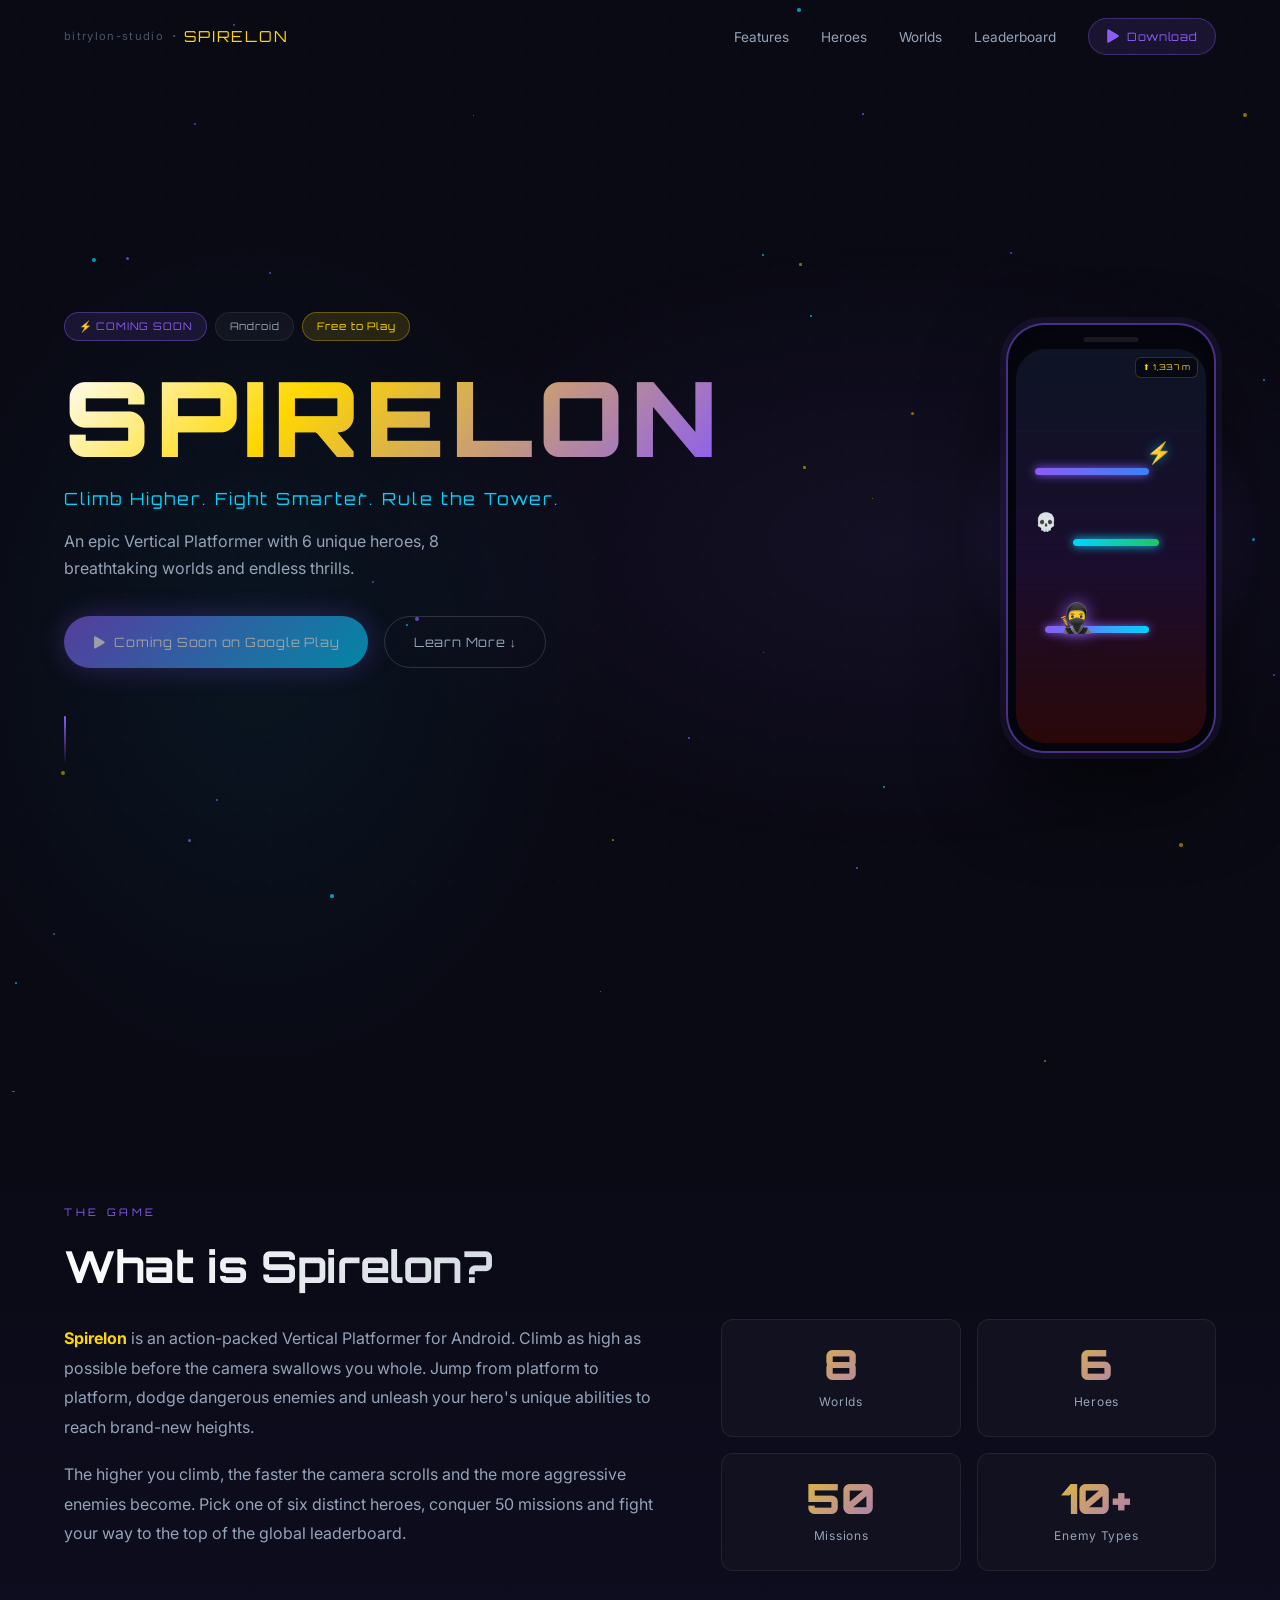
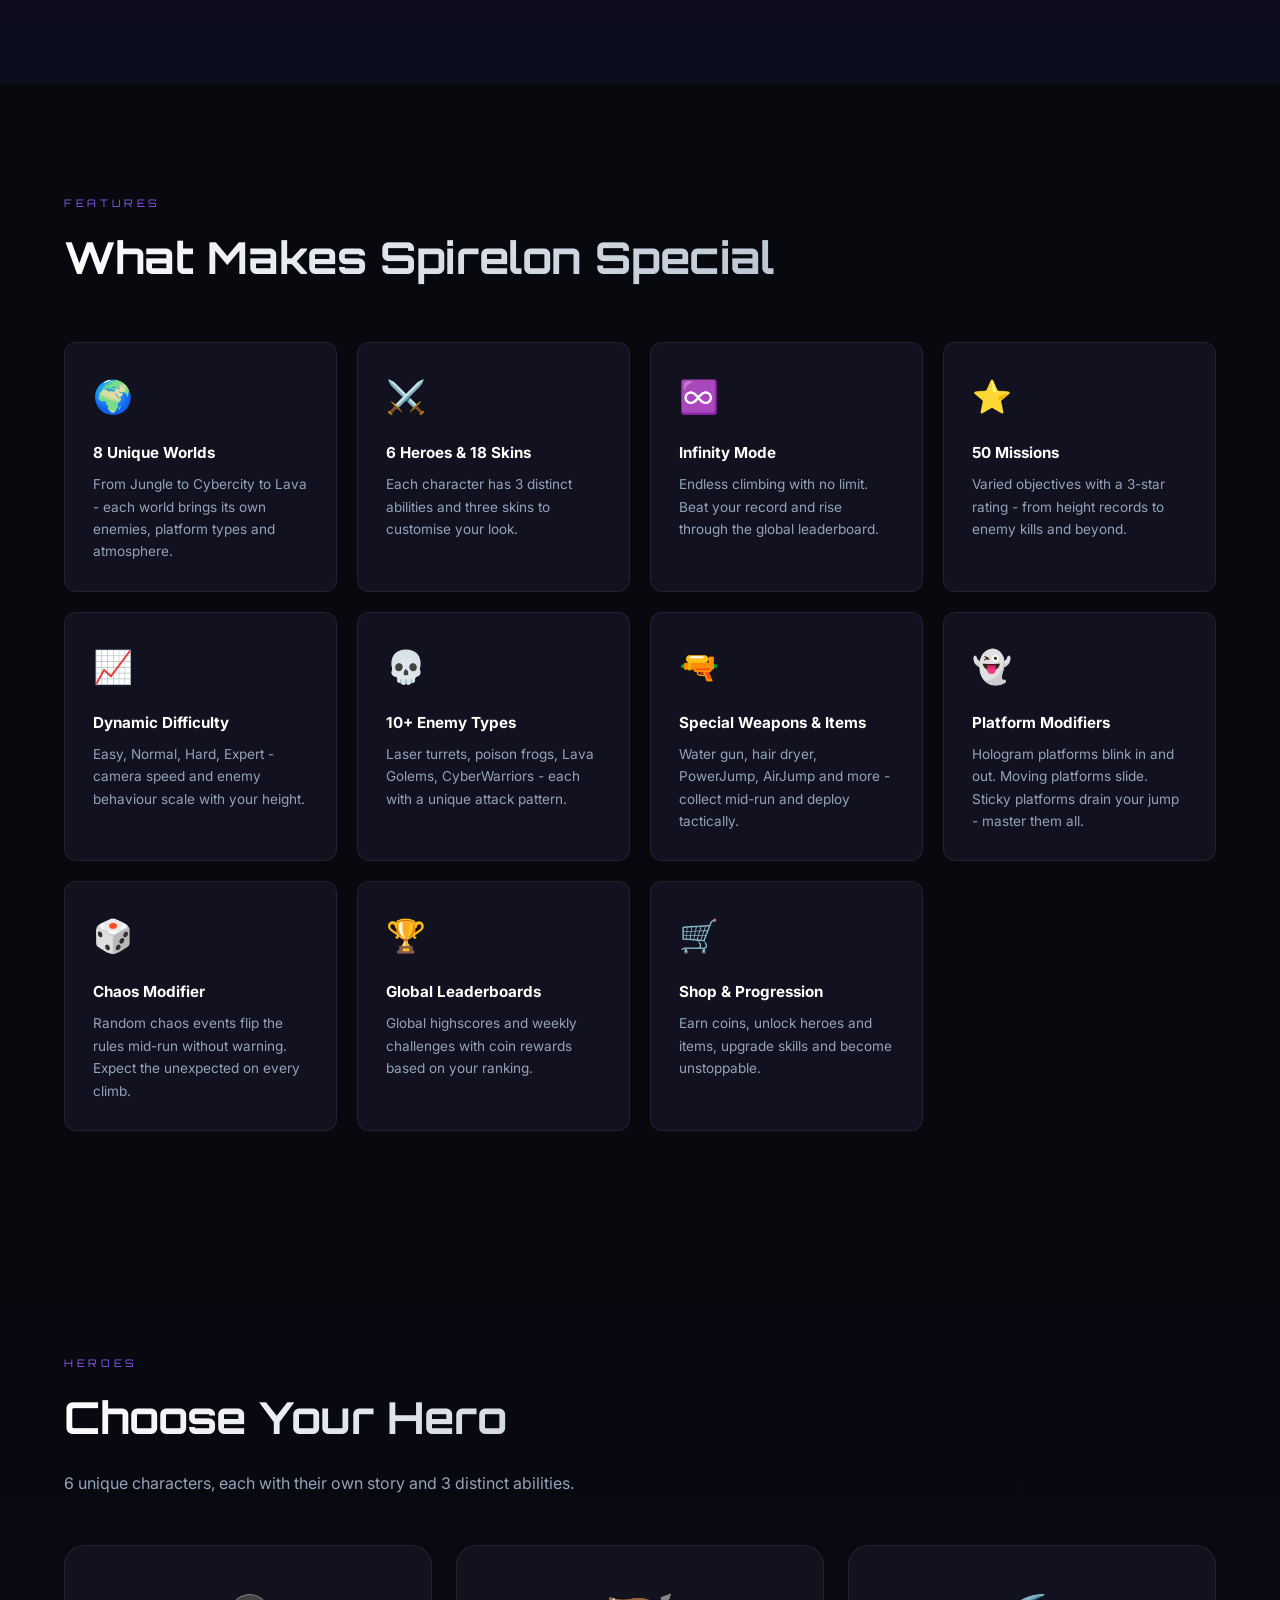
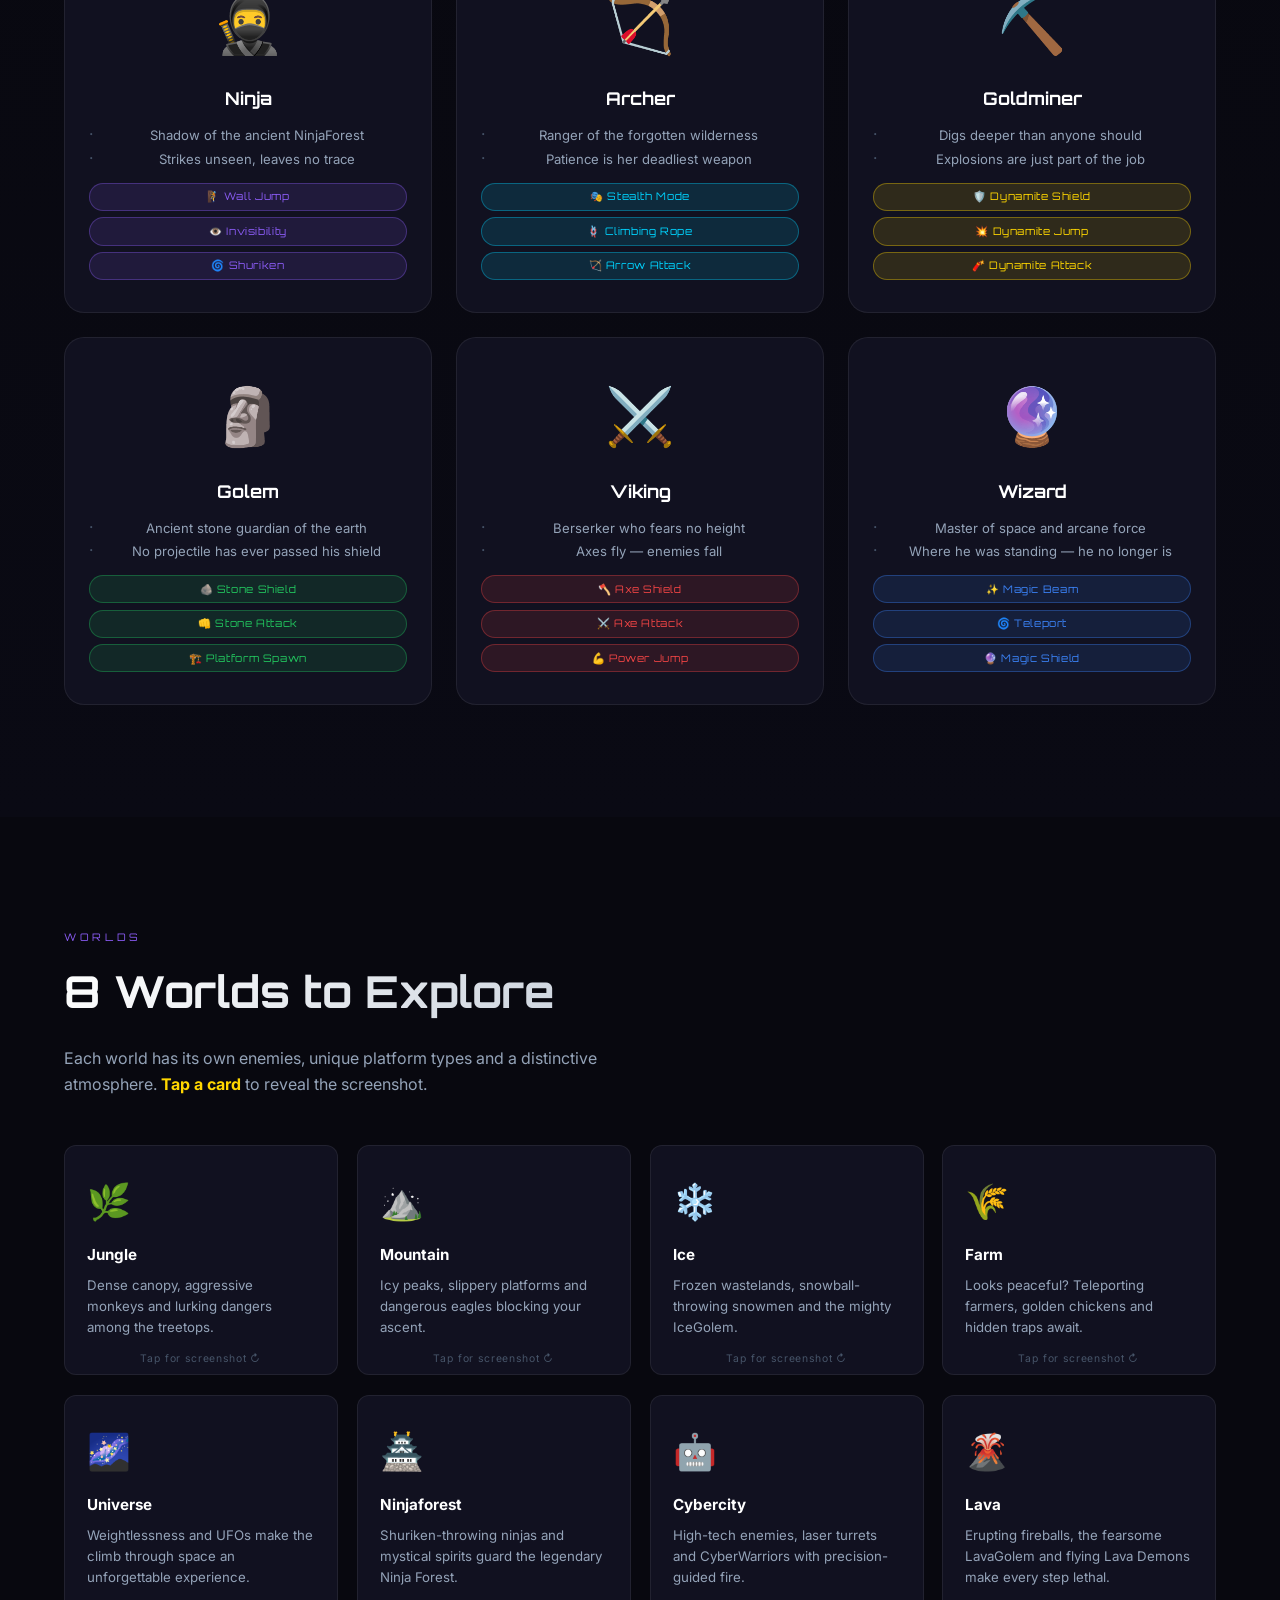
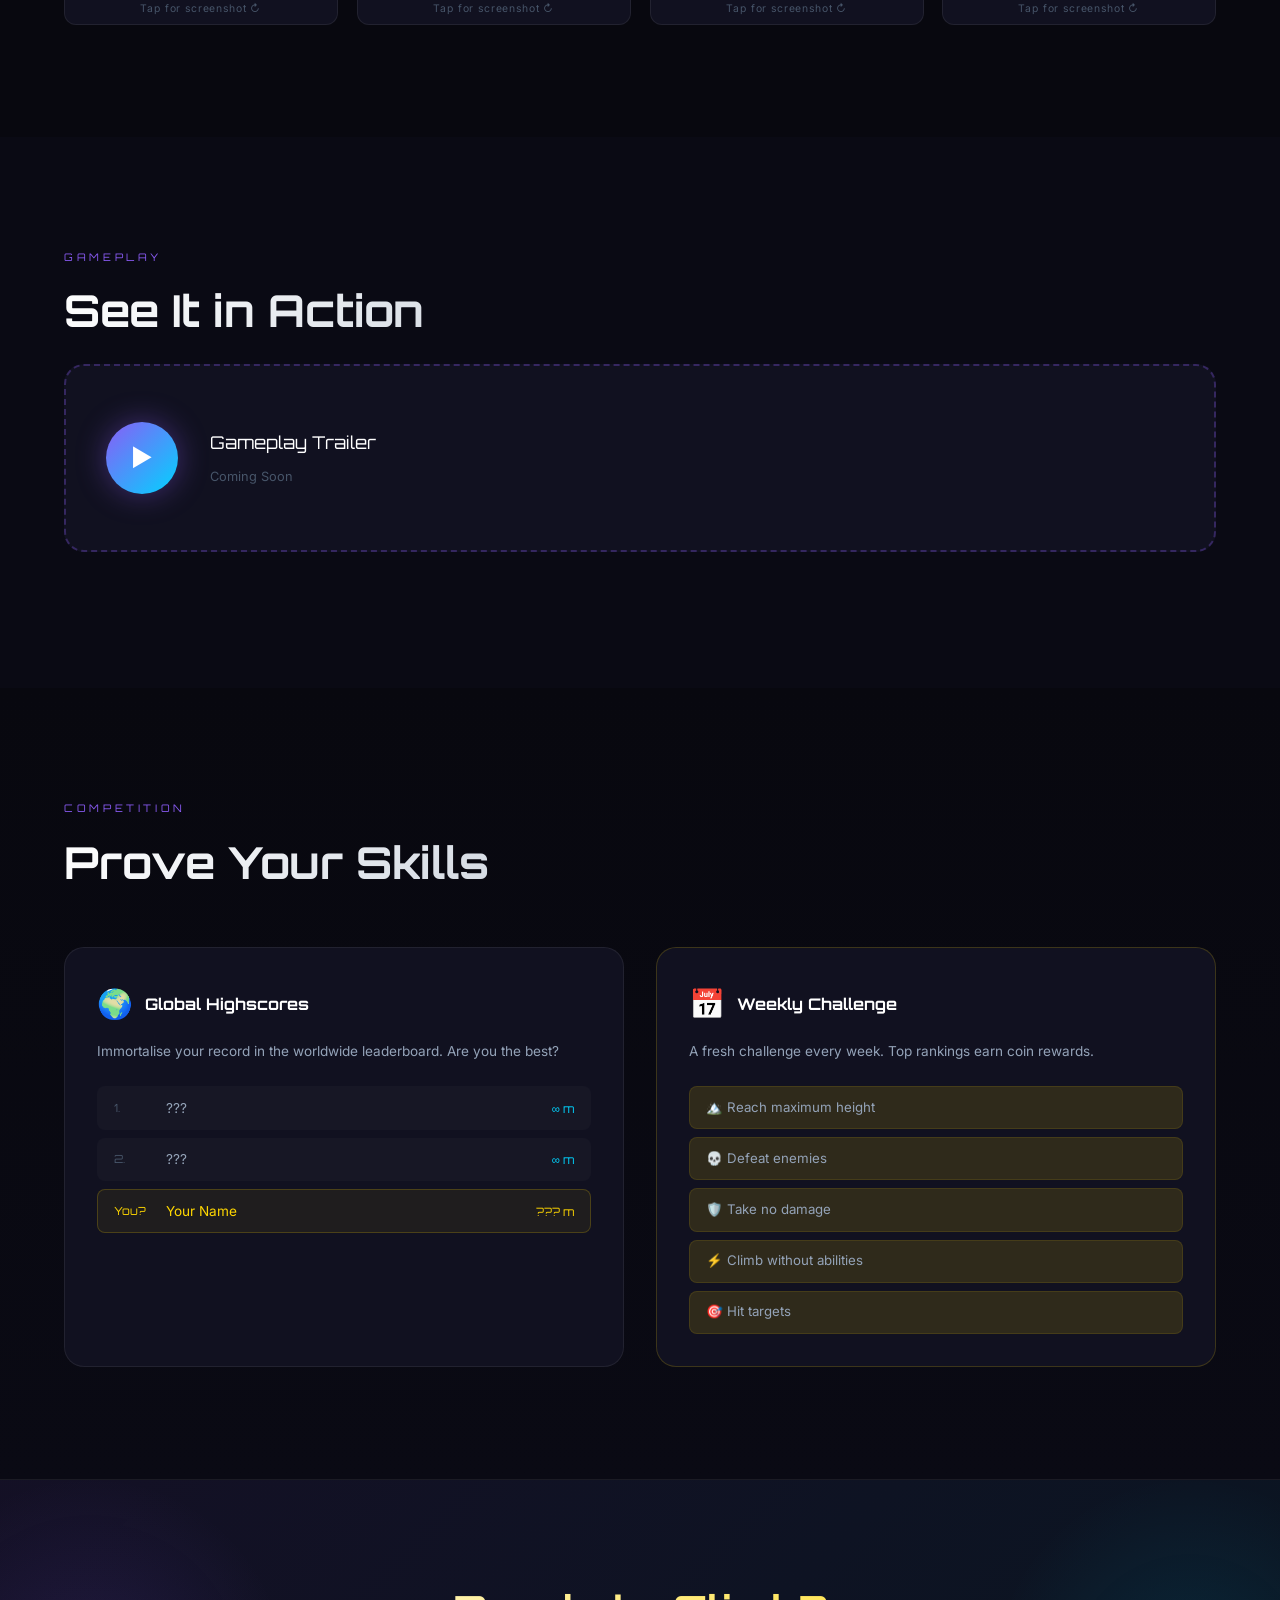
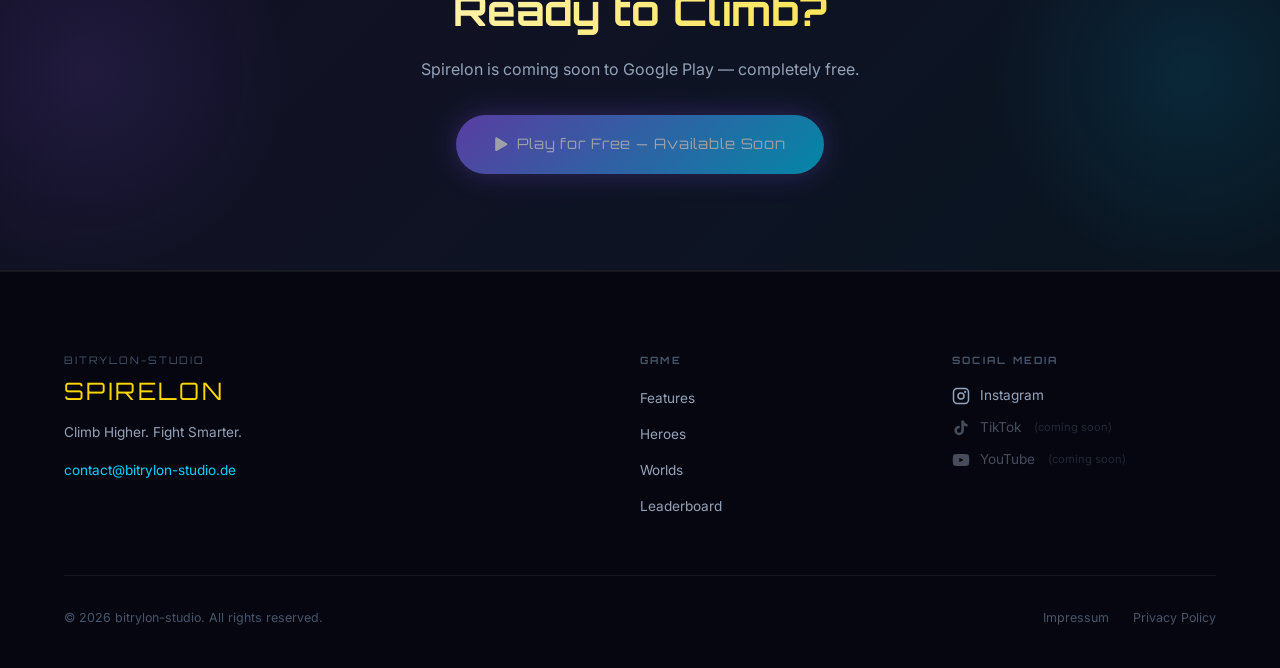
<file: css/spirelon/index.html>
﻿<!DOCTYPE html>
<html lang="en">
<head>
  <meta charset="UTF-8"/>
  <meta name="viewport" content="width=device-width,initial-scale=1.0"/>
  <meta name="description" content="Spirelon - The action-packed Vertical Platformer for Android. Climb as high as possible, battle 10+ enemies and master 50 missions. Free to Play."/>
  <meta name="theme-color" content="#0a0a14"/>
  <title>Spirelon - Climb Higher. Fight Smarter.</title>
  <link rel="preconnect" href="https://fonts.googleapis.com"/>
  <link rel="preconnect" href="https://fonts.gstatic.com" crossorigin/>
  <link href="https://fonts.googleapis.com/css2?family=Orbitron:wght@400;700;900&family=Inter:wght@300;400;500;600&display=swap" rel="stylesheet"/>
  <link rel="stylesheet" href="css/style.css"/>
</head>
<body>
<nav class="nav" id="navbar">
  <div class="nav__inner">
    <div class="nav__logo">
      <a href="../index.html" class="nav__logo-studio">bitrylon-studio</a>
      <span class="nav__logo-sep">&middot;</span>
      <span class="nav__logo-game">SPIRELON</span>
    </div>
    <button class="nav__toggle" id="navToggle" aria-label="Open menu"><span></span><span></span><span></span></button>
    <ul class="nav__links" id="navLinks">
      <li><a href="#features">Features</a></li>
      <li><a href="#characters">Heroes</a></li>
      <li><a href="#worlds">Worlds</a></li>
      <li><a href="#leaderboard">Leaderboard</a></li>
      <li><a href="#" class="btn btn--nav" id="navDownloadBtn"><svg viewBox="0 0 24 24" fill="currentColor" width="14" height="14"><path d="M3.18 23.4A2 2 0 0 1 2 21.6V2.4a2 2 0 0 1 3.1-1.64L21.1 10.36a2 2 0 0 1 0 3.28L5.1 23.04a2 2 0 0 1-1.92.36z"/></svg> Download</a></li>
    </ul>
  </div>
</nav>
<section class="hero" id="hero">
  <div class="hero__bg-particles" id="particles"></div>
  <div class="container hero__container">
    <div class="hero__content">
      <div class="hero__badges">
        <span class="badge badge--soon">&#x26A1; COMING SOON</span>
        <span class="badge badge--platform">Android</span>
        <span class="badge badge--free">Free to Play</span>
      </div>
      <h1 class="hero__title">SPIRELON</h1>
      <p class="hero__tagline">Climb Higher. Fight Smarter. Rule the Tower.</p>
      <p class="hero__desc">An epic Vertical Platformer with 6 unique heroes, 8 breathtaking worlds and endless thrills.</p>
      <div class="hero__actions">
        <a href="#" class="btn btn--primary btn--disabled" id="heroDownloadBtn"><svg viewBox="0 0 24 24" fill="currentColor" class="btn__icon"><path d="M3.18 23.4A2 2 0 0 1 2 21.6V2.4a2 2 0 0 1 3.1-1.64L21.1 10.36a2 2 0 0 1 0 3.28L5.1 23.04a2 2 0 0 1-1.92.36z"/></svg> Coming Soon on Google Play</a>
        <a href="#features" class="btn btn--ghost">Learn More &#x2193;</a>
      </div>
      <div class="hero__scroll-indicator"><div class="scroll-line"></div></div>
    </div>
    <div class="hero__phone-wrap">
      <div class="phone-mockup">
        <div class="phone-mockup__notch"></div>
        <div class="phone-mockup__screen">
          <div class="game-preview">
            <div class="gp-bg"></div>
            <div class="gp-height-bar">&#x2B06; 1,337 m</div>
            <div class="gp-platform gp-platform--a"></div>
            <div class="gp-platform gp-platform--b"></div>
            <div class="gp-platform gp-platform--c gp-platform--hologram"></div>
            <div class="gp-hero">&#x1F977;</div>
            <div class="gp-enemy gp-enemy--a">&#x26A1;</div>
            <div class="gp-enemy gp-enemy--b">&#x1F480;</div>
          </div>
        </div>
      </div>
      <div class="phone-glow"></div>
    </div>
  </div>
</section>
<section class="about" id="about">
  <div class="container">
    <div class="section-label">The Game</div>
    <h2 class="section-title">What is Spirelon?</h2>
    <div class="about__layout">
      <div class="about__text">
        <p><strong>Spirelon</strong> is an action-packed Vertical Platformer for Android. Climb as high as possible before the camera swallows you whole. Jump from platform to platform, dodge dangerous enemies and unleash your hero&#39;s unique abilities to reach brand-new heights.</p>
        <p>The higher you climb, the faster the camera scrolls and the more aggressive enemies become. Pick one of six distinct heroes, conquer 50 missions and fight your way to the top of the global leaderboard.</p>
      </div>
      <div class="about__stats">
        <div class="stat-card"><div class="stat-card__val">8</div><div class="stat-card__lbl">Worlds</div></div>
        <div class="stat-card"><div class="stat-card__val">6</div><div class="stat-card__lbl">Heroes</div></div>
        <div class="stat-card"><div class="stat-card__val">50</div><div class="stat-card__lbl">Missions</div></div>
        <div class="stat-card"><div class="stat-card__val">10+</div><div class="stat-card__lbl">Enemy Types</div></div>
      </div>
    </div>
  </div>
</section>
<section class="features" id="features">
  <div class="container">
    <div class="section-label">Features</div>
    <h2 class="section-title">What Makes Spirelon Special</h2>
    <div class="features__grid">
      <div class="feature-card"><span class="feature-card__icon">&#x1F30D;</span><h3>8 Unique Worlds</h3><p>From Jungle to Cybercity to Lava - each world brings its own enemies, platform types and atmosphere.</p></div>
      <div class="feature-card"><span class="feature-card__icon">&#x2694;&#xFE0F;</span><h3>6 Heroes &amp; 18 Skins</h3><p>Each character has 3 distinct abilities and three skins to customise your look.</p></div>
      <div class="feature-card"><span class="feature-card__icon">&#x267E;&#xFE0F;</span><h3>Infinity Mode</h3><p>Endless climbing with no limit. Beat your record and rise through the global leaderboard.</p></div>
      <div class="feature-card"><span class="feature-card__icon">&#x2B50;</span><h3>50 Missions</h3><p>Varied objectives with a 3-star rating - from height records to enemy kills and beyond.</p></div>
      <div class="feature-card"><span class="feature-card__icon">&#x1F4C8;</span><h3>Dynamic Difficulty</h3><p>Easy, Normal, Hard, Expert - camera speed and enemy behaviour scale with your height.</p></div>
      <div class="feature-card"><span class="feature-card__icon">&#x1F480;</span><h3>10+ Enemy Types</h3><p>Laser turrets, poison frogs, Lava Golems, CyberWarriors - each with a unique attack pattern.</p></div>
      <div class="feature-card"><span class="feature-card__icon">&#x1F52B;</span><h3>Special Weapons &amp; Items</h3><p>Water gun, hair dryer, PowerJump, AirJump and more - collect mid-run and deploy tactically.</p></div>
      <div class="feature-card"><span class="feature-card__icon">&#x1F47B;</span><h3>Platform Modifiers</h3><p>Hologram platforms blink in and out. Moving platforms slide. Sticky platforms drain your jump - master them all.</p></div>
      <div class="feature-card"><span class="feature-card__icon">&#x1F3B2;</span><h3>Chaos Modifier</h3><p>Random chaos events flip the rules mid-run without warning. Expect the unexpected on every climb.</p></div>
      <div class="feature-card"><span class="feature-card__icon">&#x1F3C6;</span><h3>Global Leaderboards</h3><p>Global highscores and weekly challenges with coin rewards based on your ranking.</p></div>
      <div class="feature-card"><span class="feature-card__icon">&#x1F6D2;</span><h3>Shop &amp; Progression</h3><p>Earn coins, unlock heroes and items, upgrade skills and become unstoppable.</p></div>
    </div>
  </div>
</section>
<section class="characters" id="characters">
  <div class="container">
    <div class="section-label">Heroes</div>
    <h2 class="section-title">Choose Your Hero</h2>
    <p class="section-sub">6 unique characters, each with their own story and 3 distinct abilities.</p>
    <div class="chars__grid">
      <div class="char-card" data-accent="purple">
        <div class="char-card__glow"></div>
        <span class="char-card__emoji">&#x1F977;</span>
        <h3 class="char-card__name">Ninja</h3>
        <ul class="char-card__lore">
          <li>Shadow of the ancient NinjaForest</li>
          <li>Strikes unseen, leaves no trace</li>
        </ul>
        <div class="char-card__abilities">
          <span class="ability-pill ability-pill--purple">&#x1F9D7; Wall Jump</span>
          <span class="ability-pill ability-pill--purple">&#x1F441;&#xFE0F; Invisibility</span>
          <span class="ability-pill ability-pill--purple">&#x1F300; Shuriken</span>
        </div>
      </div>
      <div class="char-card" data-accent="cyan">
        <div class="char-card__glow"></div>
        <span class="char-card__emoji">&#x1F3F9;</span>
        <h3 class="char-card__name">Archer</h3>
        <ul class="char-card__lore">
          <li>Ranger of the forgotten wilderness</li>
          <li>Patience is her deadliest weapon</li>
        </ul>
        <div class="char-card__abilities">
          <span class="ability-pill ability-pill--cyan">&#x1F3AD; Stealth Mode</span>
          <span class="ability-pill ability-pill--cyan">&#x1FAA2; Climbing Rope</span>
          <span class="ability-pill ability-pill--cyan">&#x1F3F9; Arrow Attack</span>
        </div>
      </div>
      <div class="char-card" data-accent="gold">
        <div class="char-card__glow"></div>
        <span class="char-card__emoji">&#x26CF;&#xFE0F;</span>
        <h3 class="char-card__name">Goldminer</h3>
        <ul class="char-card__lore">
          <li>Digs deeper than anyone should</li>
          <li>Explosions are just part of the job</li>
        </ul>
        <div class="char-card__abilities">
          <span class="ability-pill ability-pill--gold">&#x1F6E1;&#xFE0F; Dynamite Shield</span>
          <span class="ability-pill ability-pill--gold">&#x1F4A5; Dynamite Jump</span>
          <span class="ability-pill ability-pill--gold">&#x1F9E8; Dynamite Attack</span>
        </div>
      </div>
      <div class="char-card" data-accent="green">
        <div class="char-card__glow"></div>
        <span class="char-card__emoji">&#x1F5FF;</span>
        <h3 class="char-card__name">Golem</h3>
        <ul class="char-card__lore">
          <li>Ancient stone guardian of the earth</li>
          <li>No projectile has ever passed his shield</li>
        </ul>
        <div class="char-card__abilities">
          <span class="ability-pill ability-pill--green">&#x1FAA8; Stone Shield</span>
          <span class="ability-pill ability-pill--green">&#x1F44A; Stone Attack</span>
          <span class="ability-pill ability-pill--green">&#x1F3D7;&#xFE0F; Platform Spawn</span>
        </div>
      </div>
      <div class="char-card" data-accent="red">
        <div class="char-card__glow"></div>
        <span class="char-card__emoji">&#x2694;&#xFE0F;</span>
        <h3 class="char-card__name">Viking</h3>
        <ul class="char-card__lore">
          <li>Berserker who fears no height</li>
          <li>Axes fly &#x2014; enemies fall</li>
        </ul>
        <div class="char-card__abilities">
          <span class="ability-pill ability-pill--red">&#x1FA93; Axe Shield</span>
          <span class="ability-pill ability-pill--red">&#x2694;&#xFE0F; Axe Attack</span>
          <span class="ability-pill ability-pill--red">&#x1F4AA; Power Jump</span>
        </div>
      </div>
      <div class="char-card" data-accent="blue">
        <div class="char-card__glow"></div>
        <span class="char-card__emoji">&#x1F52E;</span>
        <h3 class="char-card__name">Wizard</h3>
        <ul class="char-card__lore">
          <li>Master of space and arcane force</li>
          <li>Where he was standing &#x2014; he no longer is</li>
        </ul>
        <div class="char-card__abilities">
          <span class="ability-pill ability-pill--blue">&#x2728; Magic Beam</span>
          <span class="ability-pill ability-pill--blue">&#x1F300; Teleport</span>
          <span class="ability-pill ability-pill--blue">&#x1F52E; Magic Shield</span>
        </div>
      </div>
    </div>
  </div>
</section>
<section class="worlds" id="worlds">
  <div class="container">
    <div class="section-label">Worlds</div>
    <h2 class="section-title">8 Worlds to Explore</h2>
    <p class="section-sub">Each world has its own enemies, unique platform types and a distinctive atmosphere. <strong>Tap a card</strong> to reveal the screenshot.</p>
    <div class="worlds__grid">
      <div class="world-flip"><div class="world-flip__inner">
        <div class="world-flip__front"><span class="world-card__icon">&#x1F33F;</span><h3>Jungle</h3><p>Dense canopy, aggressive monkeys and lurking dangers among the treetops.</p><span class="flip-hint">Tap for screenshot &#x21BB;</span></div>
        <div class="world-flip__back"><span class="world-flip__back-name">Jungle</span><img src="assets/images/worlds/world-jungle.png" alt="Spirelon – Jungle world screenshot" loading="lazy" width="600" height="400" class="world-flip__shot"><span class="flip-hint">Tap to flip back &#x21BB;</span></div>
      </div></div>
      <div class="world-flip"><div class="world-flip__inner">
        <div class="world-flip__front"><span class="world-card__icon">&#x26F0;&#xFE0F;</span><h3>Mountain</h3><p>Icy peaks, slippery platforms and dangerous eagles blocking your ascent.</p><span class="flip-hint">Tap for screenshot &#x21BB;</span></div>
        <div class="world-flip__back"><span class="world-flip__back-name">Mountain</span><img src="assets/images/worlds/world-mountain.png" alt="Spirelon – Mountain world screenshot" loading="lazy" width="600" height="400" class="world-flip__shot"><span class="flip-hint">Tap to flip back &#x21BB;</span></div>
      </div></div>
      <div class="world-flip"><div class="world-flip__inner">
        <div class="world-flip__front"><span class="world-card__icon">&#x2744;&#xFE0F;</span><h3>Ice</h3><p>Frozen wastelands, snowball-throwing snowmen and the mighty IceGolem.</p><span class="flip-hint">Tap for screenshot &#x21BB;</span></div>
        <div class="world-flip__back"><span class="world-flip__back-name">Ice</span><img src="assets/images/worlds/world-ice.png" alt="Spirelon – Ice world screenshot" loading="lazy" width="600" height="400" class="world-flip__shot"><span class="flip-hint">Tap to flip back &#x21BB;</span></div>
      </div></div>
      <div class="world-flip"><div class="world-flip__inner">
        <div class="world-flip__front"><span class="world-card__icon">&#x1F33E;</span><h3>Farm</h3><p>Looks peaceful? Teleporting farmers, golden chickens and hidden traps await.</p><span class="flip-hint">Tap for screenshot &#x21BB;</span></div>
        <div class="world-flip__back"><span class="world-flip__back-name">Farm</span><img src="assets/images/worlds/world-farm.png" alt="Spirelon – Farm world screenshot" loading="lazy" width="600" height="400" class="world-flip__shot"><span class="flip-hint">Tap to flip back &#x21BB;</span></div>
      </div></div>
      <div class="world-flip"><div class="world-flip__inner">
        <div class="world-flip__front"><span class="world-card__icon">&#x1F30C;</span><h3>Universe</h3><p>Weightlessness and UFOs make the climb through space an unforgettable experience.</p><span class="flip-hint">Tap for screenshot &#x21BB;</span></div>
        <div class="world-flip__back"><span class="world-flip__back-name">Universe</span><img src="assets/images/worlds/world-universe.png" alt="Spirelon – Universe world screenshot" loading="lazy" width="600" height="400" class="world-flip__shot"><span class="flip-hint">Tap to flip back &#x21BB;</span></div>
      </div></div>
      <div class="world-flip"><div class="world-flip__inner">
        <div class="world-flip__front"><span class="world-card__icon">&#x1F3EF;</span><h3>Ninjaforest</h3><p>Shuriken-throwing ninjas and mystical spirits guard the legendary Ninja Forest.</p><span class="flip-hint">Tap for screenshot &#x21BB;</span></div>
        <div class="world-flip__back"><span class="world-flip__back-name">Ninjaforest</span><img src="assets/images/worlds/world-ninjaforest.png" alt="Spirelon – Ninjaforest world screenshot" loading="lazy" width="600" height="400" class="world-flip__shot"><span class="flip-hint">Tap to flip back &#x21BB;</span></div>
      </div></div>
      <div class="world-flip"><div class="world-flip__inner">
        <div class="world-flip__front"><span class="world-card__icon">&#x1F916;</span><h3>Cybercity</h3><p>High-tech enemies, laser turrets and CyberWarriors with precision-guided fire.</p><span class="flip-hint">Tap for screenshot &#x21BB;</span></div>
        <div class="world-flip__back"><span class="world-flip__back-name">Cybercity</span><img src="assets/images/worlds/world-cybercity.png" alt="Spirelon – Cybercity world screenshot" loading="lazy" width="600" height="400" class="world-flip__shot"><span class="flip-hint">Tap to flip back &#x21BB;</span></div>
      </div></div>
      <div class="world-flip"><div class="world-flip__inner">
        <div class="world-flip__front"><span class="world-card__icon">&#x1F30B;</span><h3>Lava</h3><p>Erupting fireballs, the fearsome LavaGolem and flying Lava Demons make every step lethal.</p><span class="flip-hint">Tap for screenshot &#x21BB;</span></div>
        <div class="world-flip__back"><span class="world-flip__back-name">Lava</span><img src="assets/images/worlds/world-lava.png" alt="Spirelon – Lava world screenshot" loading="lazy" width="600" height="400" class="world-flip__shot"><span class="flip-hint">Tap to flip back &#x21BB;</span></div>
      </div></div>
    </div>
  </div>
</section>
<section class="media" id="media">
  <div class="container">
    <div class="section-label">Gameplay</div>
    <h2 class="section-title">See It in Action</h2>
    <div class="trailer-box"><div class="trailer-box__play">&#x25B6;</div><div class="trailer-box__text"><span class="trailer-box__title">Gameplay Trailer</span><span class="trailer-box__sub">Coming Soon</span></div></div>
  </div>
</section>
<section class="leaderboard" id="leaderboard">
  <div class="container">
    <div class="section-label">Competition</div>
    <h2 class="section-title">Prove Your Skills</h2>
    <div class="lb__grid">
      <div class="lb-card">
        <div class="lb-card__header"><span class="lb-card__icon">&#x1F30D;</span><h3>Global Highscores</h3></div>
        <p>Immortalise your record in the worldwide leaderboard. Are you the best?</p>
        <ul class="lb-mock">
          <li><span class="lb-rank">1.</span><span class="lb-name">???</span><span class="lb-score">&#x221E; m</span></li>
          <li><span class="lb-rank">2.</span><span class="lb-name">???</span><span class="lb-score">&#x221E; m</span></li>
          <li class="lb-mock__you"><span class="lb-rank">You?</span><span class="lb-name">Your Name</span><span class="lb-score">??? m</span></li>
        </ul>
      </div>
      <div class="lb-card lb-card--weekly">
        <div class="lb-card__header"><span class="lb-card__icon">&#x1F4C5;</span><h3>Weekly Challenge</h3></div>
        <p>A fresh challenge every week. Top rankings earn coin rewards.</p>
        <div class="lb-challenges">
          <div class="lb-challenge">&#x1F3D4;&#xFE0F; Reach maximum height</div>
          <div class="lb-challenge">&#x1F480; Defeat enemies</div>
          <div class="lb-challenge">&#x1F6E1;&#xFE0F; Take no damage</div>
          <div class="lb-challenge">&#x26A1; Climb without abilities</div>
          <div class="lb-challenge">&#x1F3AF; Hit targets</div>
        </div>
      </div>
    </div>
  </div>
</section>
<section class="cta-section">
  <div class="container cta-section__inner">
    <div class="cta-section__glow-left"></div>
    <div class="cta-section__glow-right"></div>
    <h2 class="cta-section__title">Ready to Climb?</h2>
    <p class="cta-section__sub">Spirelon is coming soon to Google Play &#x2014; completely free.</p>
    <a href="#" class="btn btn--primary btn--lg btn--disabled"><svg viewBox="0 0 24 24" fill="currentColor" class="btn__icon"><path d="M3.18 23.4A2 2 0 0 1 2 21.6V2.4a2 2 0 0 1 3.1-1.64L21.1 10.36a2 2 0 0 1 0 3.28L5.1 23.04a2 2 0 0 1-1.92.36z"/></svg> Play for Free &#x2014; Available Soon</a>
  </div>
</section>
<footer class="footer">
  <div class="container">
    <div class="footer__top">
      <div class="footer__brand">
        <div class="footer__studio-name">bitrylon-studio</div>
        <div class="footer__game-name">SPIRELON</div>
        <p class="footer__slogan">Climb Higher. Fight Smarter.</p>
        <a href="mailto:contact@bitrylon-studio.de" class="footer__email">contact@bitrylon-studio.de</a>
      </div>
      <div class="footer__nav">
        <h4>Game</h4>
        <ul>
          <li><a href="#features">Features</a></li>
          <li><a href="#characters">Heroes</a></li>
          <li><a href="#worlds">Worlds</a></li>
          <li><a href="#leaderboard">Leaderboard</a></li>
        </ul>
      </div>
      <div class="footer__social-col">
        <h4>Social Media</h4>
        <div class="social-links">
          <a href="https://www.instagram.com/spirelon?utm_source=qr" class="social-link" target="_blank" rel="noopener noreferrer"><svg viewBox="0 0 24 24" fill="currentColor" width="18" height="18"><rect x="2" y="2" width="20" height="20" rx="5" ry="5" fill="none" stroke="currentColor" stroke-width="2"/><circle cx="12" cy="12" r="4" fill="none" stroke="currentColor" stroke-width="2"/><circle cx="17.5" cy="6.5" r="1.5"/></svg> Instagram</a>
          <a href="#" class="social-link social-link--ph"><svg viewBox="0 0 24 24" fill="currentColor" width="18" height="18"><path d="M19.59 6.69a4.83 4.83 0 0 1-3.77-4.25V2h-3.45v13.67a2.89 2.89 0 0 1-2.88 2.5 2.89 2.89 0 0 1-2.89-2.89 2.89 2.89 0 0 1 2.89-2.89c.28 0 .54.04.79.1V9.01a6.33 6.33 0 0 0-.79-.05 6.34 6.34 0 0 0-6.34 6.34 6.34 6.34 0 0 0 6.34 6.34 6.34 6.34 0 0 0 6.33-6.34V8.69a8.28 8.28 0 0 0 4.83 1.53V6.77a4.83 4.83 0 0 1-1.06-.08z"/></svg> TikTok</a>
          <a href="#" class="social-link social-link--ph"><svg viewBox="0 0 24 24" fill="currentColor" width="18" height="18"><path d="M22.54 6.42a2.78 2.78 0 0 0-1.95-1.96C18.88 4 12 4 12 4s-6.88 0-8.59.46A2.78 2.78 0 0 0 1.46 6.42 29 29 0 0 0 1 12a29 29 0 0 0 .46 5.58 2.78 2.78 0 0 0 1.95 1.96C5.12 20 12 20 12 20s6.88 0 8.59-.46a2.78 2.78 0 0 0 1.96-1.96A29 29 0 0 0 23 12a29 29 0 0 0-.46-5.58zM9.75 15.02V8.98L15.5 12l-5.75 3.02z"/></svg> YouTube</a>
        </div>
      </div>
    </div>
    <div class="footer__bottom">
      <p class="footer__copy">&#xA9; 2026 bitrylon-studio. All rights reserved.</p>
      <div class="footer__legal-links">
        <button class="legal-btn" id="btnImpressum">Impressum</button>
        <button class="legal-btn" id="btnDatenschutz">Privacy Policy</button>
      </div>
    </div>
  </div>
</footer>
<div class="modal" id="modalImpressum" role="dialog" aria-modal="true" aria-label="Impressum">
  <div class="modal__bg" data-close="Impressum"></div>
  <div class="modal__box">
    <button class="modal__close" data-close="Impressum" aria-label="Close">&#x2715;</button>
    <h2>Impressum</h2>
    <p class="modal__legal-hint"><strong>Angaben gem&#xE4;&#xDF; &#xA7; 5 TMG</strong></p>
    <p><strong>Philipp Hellmeier</strong><br>Europaring 90<br>53757 St. Augustin<br>Deutschland</p>
    <p><strong>Kontakt</strong><br>E-Mail: <a href="mailto:contact@bitrylon-studio.de">contact@bitrylon-studio.de</a></p>
    <h3>Haftungsausschluss</h3>
    <p>Die Inhalte dieser Website wurden mit gr&#xF6;&#xDF;ter Sorgfalt erstellt. F&#xFC;r die Richtigkeit, Vollst&#xE4;ndigkeit und Aktualit&#xE4;t der Inhalte kann keine Gew&#xE4;hr &#xFC;bernommen werden.</p>
  </div>
</div>
<div class="modal" id="modalDatenschutz" role="dialog" aria-modal="true" aria-label="Privacy Policy">
  <div class="modal__bg" data-close="Datenschutz"></div>
  <div class="modal__box modal__box--wide">
    <button class="modal__close" data-close="Datenschutz" aria-label="Close">&#x2715;</button>
    <h2>Privacy Policy</h2>
    <p class="modal__legal-hint">Last updated: 3 October 2026 &middot; <a href="#privacy-de">Deutsche Fassung</a></p>

    <h3>1. Controller</h3>
    <p><strong>Philipp Hellmeier</strong> (bitrylon-studio)<br>Europaring 90, 53757 St. Augustin, Germany<br>E-mail: <a href="mailto:contact@bitrylon-studio.de">contact@bitrylon-studio.de</a></p>

    <h3>2. Overview</h3>
    <p>Spirelon can largely be played offline. Online features (leaderboards, weekly challenge, ghost races, arena, invites, purchase verification) need a player account, which is created when you sign in with Google Play Games. The table of contents below lists every processing activity:</p>
    <ul>
      <li>Data on your device (section 3)</li>
      <li>Sign-in and player account (4) &middot; leaderboards and weekly challenge (5) &middot; ghost races (6) &middot; arena (7) &middot; invites (8)</li>
      <li>In-app purchases (9) &middot; gameplay analytics, only with consent (10) &middot; advertising (11) &middot; rating prompt (12)</li>
      <li>Server logs (13) &middot; recipients and transfers (14) &middot; deleting your account (15) &middot; your rights (16)</li>
    </ul>

    <h3>3. Data stored on your device</h3>
    <p>Game progress, coins, items, skills, settings, your own ghost recordings and the display name are stored locally on your device. This data stays on the device unless a feature below sends it. Uninstalling the app or clearing its data removes it.</p>

    <h3>4. Sign-in with Google Play Games and player account</h3>
    <p>When you start the app you sign in with Google Play Games. We receive your Play Games display name and a sign-in code, which we use to create a player account with Google Firebase Authentication. Firebase stores a random account ID, the linked Play Games ID, the time of creation and of the last sign-in. The account ID is the key for all online data described below; your display name is shown to other players.</p>
    <p>Legal basis: performance of the contract, i.e. providing the online features of the game (Art. 6(1)(b) GDPR). Retention: until you delete your account (section 15).</p>

    <h3>5. Leaderboards and weekly challenge</h3>
    <p>For the global leaderboard and the weekly challenge we store your display name, your score, the map or level, the time and your account ID in Google Cloud Firestore. All signed-in players can see the entries with your display name.</p>
    <p>Legal basis: Art. 6(1)(b) GDPR. Retention: global highscores until account deletion; weekly challenge entries are deleted automatically after 60 days.</p>

    <h3>6. Ghost races</h3>
    <p>When you set a personal best on a map, a recording of the run is uploaded: your position about ten times per second and movement states, the height reached, the survival time, the character, your skill levels, your display name, the app version and your account ID. Our server checks the recording for plausibility (anti-cheat). Other players see the run as a translucent &ldquo;ghost&rdquo; with your display name.</p>
    <p>Legal basis: Art. 6(1)(b) GDPR. Retention: until newer runs push it out of the pool, or until account deletion.</p>

    <h3>7. Arena (real-time multiplayer)</h3>
    <p>The arena connects you with other players through Unity Gaming Services (Unity Technologies): anonymous Unity sign-in (random player ID), lobby/matchmaking and the game connection. For the connection your IP address is processed. During a round, your display name, character, position and actions are transmitted to the other players in real time.</p>
    <p>After each round our server stores the participants, placements, heights reached and enemies defeated (deleted automatically after 90 days) and your arena rating with display name, number of games and wins. The arena ranking with display names is visible to all signed-in players. Private lobbies are joined via a code that you share yourself.</p>
    <p>Legal basis: Art. 6(1)(b) GDPR. Retention: rating until account deletion, round records 90 days.</p>

    <h3>8. Invite friends</h3>
    <p>You receive a personal invite code that you can share through the Android share menu (we do not see whom you send it to). If a friend installs the game via your link, the code is read on their device through the Google Play Install Referrer API and only used after the friend confirms it. We store the code, the link between the two accounts, the inviter&rsquo;s display name (shown to the friend) and the friend&rsquo;s highest completed mission (shown to the inviter only as &ldquo;Friend 2: mission 3/5&rdquo;, without a name).</p>
    <p>To prevent the same device from being used for several invites, the app sends a hashed device identifier (SHA-256 of the Android ID with a fixed salt; the Android ID itself never leaves the device). It is only sent when you redeem a code or open the invite panel.</p>
    <p>Legal basis: Art. 6(1)(b) GDPR for the invite feature; our legitimate interest in preventing reward fraud (Art. 6(1)(f) GDPR) for the device hash. Retention: invite data until account deletion; device hash 12 months.</p>

    <h3>9. In-app purchases</h3>
    <p>Purchases are processed by Google Play; we never receive payment details. To prevent fake purchases, the app sends the purchase receipt (product, order number, purchase token) to our verification function, which checks it with the Google Play Developer API. We store the purchase token, product, order number, coins granted, time and your account ID so that a purchase can only be credited once.</p>
    <p>Legal basis: Art. 6(1)(b) GDPR, and our legitimate interest in preventing fraud (Art. 6(1)(f) GDPR). Retention: permanently as protection against double crediting; after account deletion without your account ID.</p>

    <h3>10. Gameplay analytics (only with your consent)</h3>
    <p>On first launch we ask whether gameplay analytics may be collected via Unity Gaming Services Analytics (Unity Technologies, processor on our behalf). Only with consent we transmit pseudonymous data: progress events (height, map, mission, duration, enemies defeated), device information (model, memory class, frame rate), errors and crashes, and a random installation ID. No name, e-mail address or advertising ID. Without consent nothing is sent.</p>
    <p>Legal basis: consent (Art. 6(1)(a) GDPR, &sect; 25(1) TDDDG). You can withdraw it at any time in Settings &rarr; Privacy and have the collected data deleted there. Retention at Unity: at most 12 months.</p>
    <p>The Firebase SDK used for sign-in includes Google Analytics for Firebase. We have permanently disabled it in the app; it sends no data.</p>

    <h3>11. Advertising (Google AdMob)</h3>
    <p>Spirelon shows ads via Google AdMob (Google Ireland Limited): optional rewarded videos (e.g. for an extra life or double coins) and occasional interstitial ads. To deliver, measure and limit the frequency of ads, Google may process your advertising ID, IP address, approximate location, device information and interactions with ads.</p>
    <p>In the EEA, the UK and Switzerland, Google&rsquo;s consent form (User Messaging Platform) asks for your consent before personalised ads are shown. You can change your choice at any time in Settings &rarr; Privacy &rarr; Ad settings. You can reset your advertising ID or opt out of personalised ads in the Android settings. Ads can be switched off fully or partly with an in-app purchase.</p>
    <p>Legal basis: consent (Art. 6(1)(a) GDPR, &sect; 25(1) TDDDG) for personalised ads; for non-personalised ads our legitimate interest in financing the free game (Art. 6(1)(f) GDPR). More: <a href="https://policies.google.com/technologies/partner-sites" target="_blank" rel="noopener noreferrer">How Google uses data from apps</a>.</p>

    <h3>12. Rating prompt</h3>
    <p>After certain successes the app may ask Google Play to show its rating dialog (Google Play In-App Review API). Google processes this; we do not learn whether or how you rated.</p>

    <h3>13. Server logs</h3>
    <p>Our server functions (Google Cloud Functions, region europe-west1, Belgium) log your account ID, the requested action and its result for operation and abuse detection. Google Cloud processes the IP address of the request for delivery. Logs are deleted after 30 days. Legal basis: Art. 6(1)(f) GDPR (secure operation).</p>

    <h3>14. Recipients and international transfers</h3>
    <ul>
      <li><strong>Google Ireland Limited</strong> / Google LLC: Google Play, Play Games, Firebase Authentication, Cloud Firestore, Cloud Functions, AdMob, In-App Review.</li>
      <li><strong>Unity Technologies</strong>: Unity Gaming Services (Analytics, Authentication, Multiplayer).</li>
    </ul>
    <p>Both may process data in the USA. Transfers are based on the EU&ndash;US Data Privacy Framework and/or Standard Contractual Clauses (Art. 45, 46 GDPR). We do not sell personal data.</p>

    <h3 id="delete-account">15. Deleting your account</h3>
    <p>In the app: <strong>Settings &rarr; Privacy &rarr; Delete account and online data</strong>. This deletes your player account, leaderboard and weekly entries, ghost runs, arena rating, invite code and invites, and your analytics data at Unity. Without the app: see <a href="delete-account.html">Delete your Spirelon account</a> or write to <a href="mailto:contact@bitrylon-studio.de?subject=Spirelon%20account%20deletion">contact@bitrylon-studio.de</a>.</p>
    <p>Kept after deletion: anonymised purchase records without your account ID (fraud prevention), the hashed device ID from invites (at most 12 months), arena round records without your name until they expire (90 days), server logs (30 days). Data on your device stays until you uninstall the app.</p>

    <h3>16. Your rights</h3>
    <p>You have the right to access (Art. 15), rectification (16), erasure (17), restriction (18), data portability (20) and to object to processing based on legitimate interests (21 GDPR). You can withdraw consent at any time with effect for the future. Contact: <a href="mailto:contact@bitrylon-studio.de">contact@bitrylon-studio.de</a>. You may lodge a complaint with a supervisory authority, e.g. the Landesbeauftragte f&uuml;r Datenschutz und Informationsfreiheit Nordrhein-Westfalen.</p>

    <h3>17. Changes</h3>
    <p>We update this policy when the app changes. The current version is always available here and via Settings &rarr; Privacy in the app.</p>

    <hr style="border-color: var(--border); margin: 1.5rem 0;">

    <h2 id="privacy-de">Datenschutzerklärung (Deutsch)</h2>
    <p class="modal__legal-hint">Stand: 3. Oktober 2026</p>

    <h3>1. Verantwortlicher</h3>
    <p><strong>Philipp Hellmeier</strong> (bitrylon-studio)<br>Europaring 90, 53757 St. Augustin<br>E-Mail: <a href="mailto:contact@bitrylon-studio.de">contact@bitrylon-studio.de</a></p>

    <h3>2. Überblick</h3>
    <p>Spirelon lässt sich weitgehend offline spielen. Online-Funktionen (Bestenlisten, Wochen-Challenge, Geisterrennen, Arena, Einladungen, Kaufprüfung) brauchen ein Spielerkonto, das bei der Anmeldung mit Google Play Spiele angelegt wird. Alle Verarbeitungen im Überblick:</p>
    <ul>
      <li>Daten auf deinem Gerät (Abschnitt 3)</li>
      <li>Anmeldung und Spielerkonto (4) &middot; Bestenlisten und Wochen-Challenge (5) &middot; Geisterrennen (6) &middot; Arena (7) &middot; Einladungen (8)</li>
      <li>In-App-Käufe (9) &middot; Spielanalyse, nur mit Einwilligung (10) &middot; Werbung (11) &middot; Bewertungsbitte (12)</li>
      <li>Server-Protokolle (13) &middot; Empfänger und Drittlandübermittlung (14) &middot; Konto löschen (15) &middot; deine Rechte (16)</li>
    </ul>

    <h3>3. Auf deinem Gerät gespeicherte Daten</h3>
    <p>Spielfortschritt, Münzen, Items, Fähigkeiten, Einstellungen, deine eigenen Geister-Aufzeichnungen und der Anzeigename werden lokal auf deinem Gerät gespeichert. Diese Daten bleiben auf dem Gerät, sofern sie nicht eine der unten beschriebenen Funktionen überträgt. Deinstallieren oder Löschen der App-Daten entfernt sie.</p>

    <h3>4. Anmeldung mit Google Play Spiele und Spielerkonto</h3>
    <p>Beim Start meldest du dich mit Google Play Spiele an. Wir erhalten deinen Play-Spiele-Anzeigenamen und einen Anmeldecode, mit dem wir bei Google Firebase Authentication ein Spielerkonto anlegen. Firebase speichert eine zufällige Konto-ID, die verknüpfte Play-Spiele-ID sowie den Zeitpunkt der Anlage und der letzten Anmeldung. Die Konto-ID ist der Schlüssel aller unten beschriebenen Online-Daten; dein Anzeigename ist für andere Spieler sichtbar.</p>
    <p>Rechtsgrundlage: Vertragserfüllung, also die Bereitstellung der Online-Funktionen (Art. 6 Abs. 1 lit. b DSGVO). Speicherdauer: bis zur Löschung deines Kontos (Abschnitt 15).</p>

    <h3>5. Bestenlisten und Wochen-Challenge</h3>
    <p>Für die globale Bestenliste und die Wochen-Challenge speichern wir deinen Anzeigenamen, deine Punktzahl, die Karte bzw. das Level, den Zeitpunkt und deine Konto-ID in Google Cloud Firestore. Alle angemeldeten Spieler sehen die Einträge mit deinem Anzeigenamen.</p>
    <p>Rechtsgrundlage: Art. 6 Abs. 1 lit. b DSGVO. Speicherdauer: globale Bestwerte bis zur Kontolöschung; Einträge der Wochen-Challenge werden nach 60 Tagen automatisch gelöscht.</p>

    <h3>6. Geisterrennen</h3>
    <p>Stellst du auf einer Karte eine neue Bestleistung auf, wird eine Aufzeichnung des Laufs hochgeladen: deine Position etwa zehnmal pro Sekunde und Bewegungszustände, die erreichte Höhe, die Überlebenszeit, der Charakter, deine Fähigkeits-Stufen, dein Anzeigename, die App-Version und deine Konto-ID. Unser Server prüft die Aufzeichnung auf Plausibilität (Schutz vor Schummeln). Andere Spieler sehen den Lauf als halbtransparenten „Geist“ mit deinem Anzeigenamen.</p>
    <p>Rechtsgrundlage: Art. 6 Abs. 1 lit. b DSGVO. Speicherdauer: bis neuere Läufe die Aufzeichnung aus dem Pool verdrängen, längstens bis zur Kontolöschung.</p>

    <h3>7. Arena (Echtzeit-Mehrspieler)</h3>
    <p>Die Arena verbindet dich über Unity Gaming Services (Unity Technologies) mit anderen Spielern: anonyme Unity-Anmeldung (zufällige Spieler-ID), Lobby/Spielersuche und die Spielverbindung. Für die Verbindung wird deine IP-Adresse verarbeitet. Während einer Runde werden Anzeigename, Charakter, Position und Aktionen in Echtzeit an die Mitspieler übertragen.</p>
    <p>Nach jeder Runde speichert unser Server Teilnehmer, Platzierungen, erreichte Höhen und besiegte Gegner (automatische Löschung nach 90 Tagen) sowie deine Arena-Wertung mit Anzeigename, Zahl der Spiele und Siege. Die Arena-Rangliste mit Anzeigenamen ist für alle angemeldeten Spieler sichtbar. Privaten Lobbys trittst du über einen Code bei, den du selbst weitergibst.</p>
    <p>Rechtsgrundlage: Art. 6 Abs. 1 lit. b DSGVO. Speicherdauer: Wertung bis zur Kontolöschung, Rundenprotokolle 90 Tage.</p>

    <h3>8. Freunde einladen</h3>
    <p>Du erhältst einen persönlichen Einladungscode, den du über das Android-Teilen-Menü weitergeben kannst (wir sehen nicht, an wen). Installiert ein Freund das Spiel über deinen Link, wird der Code auf seinem Gerät über die Google Play Install Referrer API gelesen und erst nach seiner Bestätigung verwendet. Wir speichern den Code, die Verknüpfung der beiden Konten, den Anzeigenamen des Einladenden (wird dem Freund angezeigt) und die höchste geschaffte Mission des Freundes (wird dem Einladenden nur als „Freund 2: Mission 3/5“ angezeigt, ohne Namen).</p>
    <p>Damit dasselbe Gerät nicht für mehrere Einladungen genutzt wird, sendet die App eine gehashte Gerätekennung (SHA-256 der Android-ID mit festem Salt; die Android-ID selbst verlässt das Gerät nie). Sie wird nur gesendet, wenn du einen Code einlöst oder das Einladen-Fenster öffnest.</p>
    <p>Rechtsgrundlage: Art. 6 Abs. 1 lit. b DSGVO für die Einladungsfunktion; für die Gerätekennung unser berechtigtes Interesse, Belohnungsbetrug zu verhindern (Art. 6 Abs. 1 lit. f DSGVO). Speicherdauer: Einladungsdaten bis zur Kontolöschung, Gerätekennung 12 Monate.</p>

    <h3>9. In-App-Käufe</h3>
    <p>Käufe wickelt Google Play ab; Zahlungsdaten erhalten wir nie. Zum Schutz vor gefälschten Käufen sendet die App den Kaufbeleg (Produkt, Bestellnummer, Kauf-Token) an unsere Prüffunktion, die ihn bei der Google Play Developer API prüft. Wir speichern Kauf-Token, Produkt, Bestellnummer, gutgeschriebene Münzen, Zeitpunkt und deine Konto-ID, damit ein Kauf nur einmal gutgeschrieben wird.</p>
    <p>Rechtsgrundlage: Art. 6 Abs. 1 lit. b DSGVO sowie unser berechtigtes Interesse an der Betrugsverhinderung (Art. 6 Abs. 1 lit. f DSGVO). Speicherdauer: dauerhaft als Schutz vor doppelter Gutschrift; nach einer Kontolöschung ohne deine Konto-ID.</p>

    <h3>10. Spielanalyse (nur mit Einwilligung)</h3>
    <p>Beim ersten Start fragen wir, ob Spielanalysedaten über Unity Gaming Services Analytics (Unity Technologies, Auftragsverarbeiter) erfasst werden dürfen. Nur mit Einwilligung übertragen wir pseudonyme Daten: Spielverlauf (Höhe, Karte, Mission, Dauer, besiegte Gegner), Geräteinformationen (Modell, Speicherklasse, Bildrate), Fehler und Abstürze sowie eine zufällige Installations-ID. Kein Name, keine E-Mail-Adresse, keine Werbe-ID. Ohne Einwilligung wird nichts gesendet.</p>
    <p>Rechtsgrundlage: Einwilligung (Art. 6 Abs. 1 lit. a DSGVO, § 25 Abs. 1 TDDDG). Du kannst sie jederzeit unter Einstellungen &rarr; Datenschutz widerrufen und die erhobenen Daten dort löschen lassen. Speicherdauer bei Unity: höchstens 12 Monate.</p>
    <p>Das für die Anmeldung genutzte Firebase-SDK enthält Google Analytics für Firebase. Wir haben es in der App dauerhaft deaktiviert; es sendet keine Daten.</p>

    <h3>11. Werbung (Google AdMob)</h3>
    <p>Spirelon zeigt Werbung über Google AdMob (Google Ireland Limited): freiwillige Belohnungsvideos (z.&nbsp;B. für ein Extraleben oder doppelte Münzen) und gelegentliche Zwischenwerbung. Zum Ausliefern, Messen und Begrenzen der Werbung kann Google deine Werbe-ID, IP-Adresse, deinen ungefähren Standort, Geräteinformationen und Interaktionen mit Anzeigen verarbeiten.</p>
    <p>Im EWR, im Vereinigten Königreich und in der Schweiz fragt Googles Einwilligungsdialog (User Messaging Platform) vor personalisierter Werbung nach deiner Einwilligung. Du kannst deine Auswahl jederzeit unter Einstellungen &rarr; Datenschutz &rarr; Werbe-Einstellungen ändern. In den Android-Einstellungen kannst du deine Werbe-ID zurücksetzen oder personalisierte Werbung abschalten. Werbung lässt sich per In-App-Kauf ganz oder teilweise abschalten.</p>
    <p>Rechtsgrundlage: Einwilligung (Art. 6 Abs. 1 lit. a DSGVO, § 25 Abs. 1 TDDDG) für personalisierte Werbung; für nicht personalisierte Werbung unser berechtigtes Interesse an der Finanzierung des kostenlosen Spiels (Art. 6 Abs. 1 lit. f DSGVO). Mehr: <a href="https://policies.google.com/technologies/partner-sites" target="_blank" rel="noopener noreferrer">So verwendet Google Daten aus Apps</a>.</p>

    <h3>12. Bewertungsbitte</h3>
    <p>Nach bestimmten Erfolgen kann die App Google Play bitten, den Bewertungsdialog anzuzeigen (Google Play In-App Review API). Das verarbeitet Google; wir erfahren nicht, ob und wie du bewertet hast.</p>

    <h3>13. Server-Protokolle</h3>
    <p>Unsere Serverfunktionen (Google Cloud Functions, Region europe-west1, Belgien) protokollieren für Betrieb und Missbrauchserkennung deine Konto-ID, die angefragte Aktion und das Ergebnis. Google Cloud verarbeitet zur Zustellung die IP-Adresse der Anfrage. Die Protokolle werden nach 30 Tagen gelöscht. Rechtsgrundlage: Art. 6 Abs. 1 lit. f DSGVO (sicherer Betrieb).</p>

    <h3>14. Empfänger und Drittlandübermittlung</h3>
    <ul>
      <li><strong>Google Ireland Limited</strong> / Google LLC: Google Play, Play Spiele, Firebase Authentication, Cloud Firestore, Cloud Functions, AdMob, In-App Review.</li>
      <li><strong>Unity Technologies</strong>: Unity Gaming Services (Analytics, Authentication, Multiplayer).</li>
    </ul>
    <p>Beide können Daten in den USA verarbeiten. Die Übermittlung stützt sich auf das EU-US Data Privacy Framework bzw. Standardvertragsklauseln (Art. 45, 46 DSGVO). Wir verkaufen keine personenbezogenen Daten.</p>

    <h3 id="konto-loeschen">15. Konto löschen</h3>
    <p>In der App: <strong>Einstellungen &rarr; Datenschutz &rarr; Konto und Online-Daten löschen</strong>. Gelöscht werden dein Spielerkonto, deine Einträge in Bestenlisten und Wochen-Challenge, deine Geister-Läufe, deine Arena-Wertung, dein Einladungscode und deine Einladungen sowie deine Analysedaten bei Unity. Ohne App: siehe <a href="delete-account.html">Spirelon-Konto löschen</a> oder E-Mail an <a href="mailto:contact@bitrylon-studio.de?subject=Spirelon%20Kontol%C3%B6schung">contact@bitrylon-studio.de</a>.</p>
    <p>Nach der Löschung bleiben: anonymisierte Kaufbelege ohne Konto-ID (Betrugsschutz), die gehashte Gerätekennung aus Einladungen (höchstens 12 Monate), Arena-Rundenprotokolle ohne deinen Namen bis zu ihrem Ablauf (90 Tage), Server-Protokolle (30 Tage). Daten auf deinem Gerät bleiben, bis du die App deinstallierst.</p>

    <h3>16. Deine Rechte</h3>
    <p>Du hast das Recht auf Auskunft (Art. 15), Berichtigung (16), Löschung (17), Einschränkung der Verarbeitung (18), Datenübertragbarkeit (20) und Widerspruch gegen Verarbeitungen aufgrund berechtigter Interessen (21 DSGVO). Eine Einwilligung kannst du jederzeit mit Wirkung für die Zukunft widerrufen. Kontakt: <a href="mailto:contact@bitrylon-studio.de">contact@bitrylon-studio.de</a>. Du hast außerdem das Recht, dich bei einer Datenschutz-Aufsichtsbehörde zu beschweren, z.&nbsp;B. bei der Landesbeauftragten für Datenschutz und Informationsfreiheit Nordrhein-Westfalen.</p>

    <h3>17. Änderungen</h3>
    <p>Wir passen diese Erklärung an, wenn sich die App ändert. Die aktuelle Fassung findest du immer hier und in der App unter Einstellungen &rarr; Datenschutz.</p>
  </div>
</div>
<script src="js/main.js"></script>
</body>
</html>
</file>
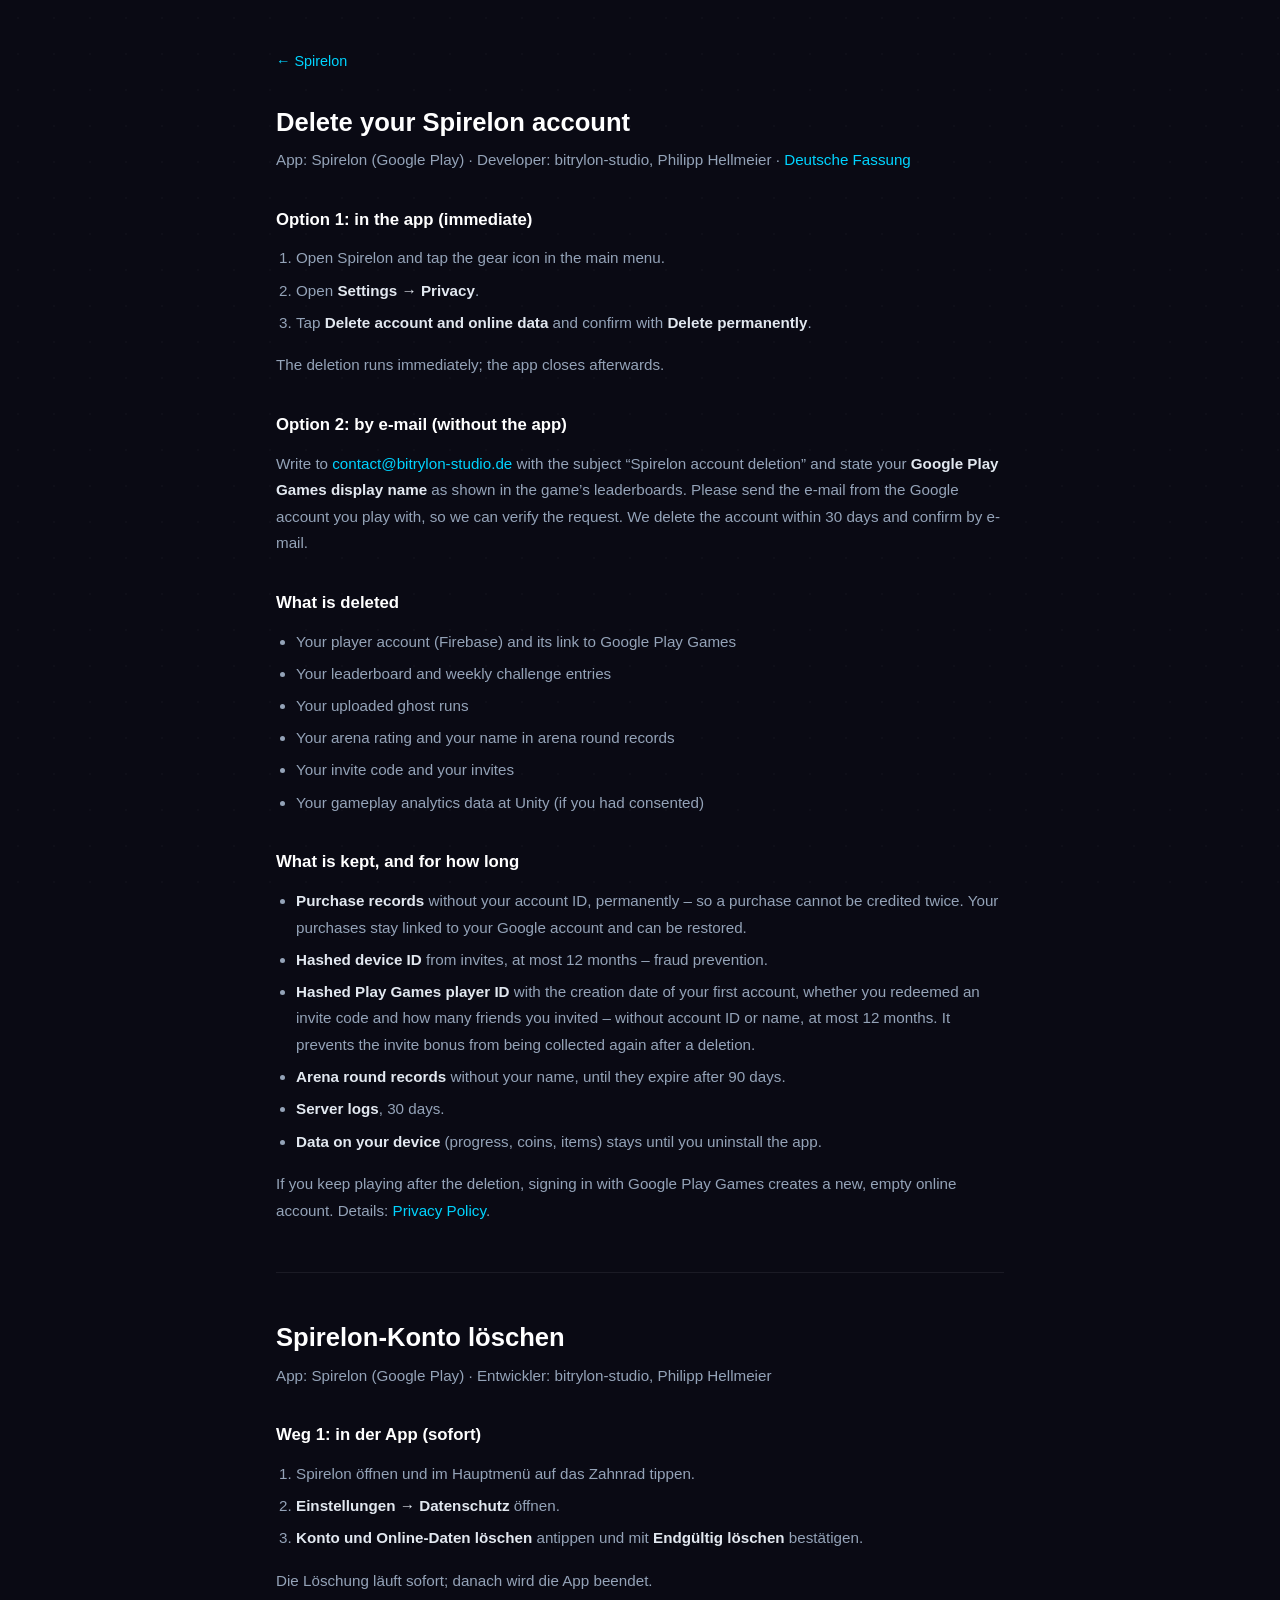
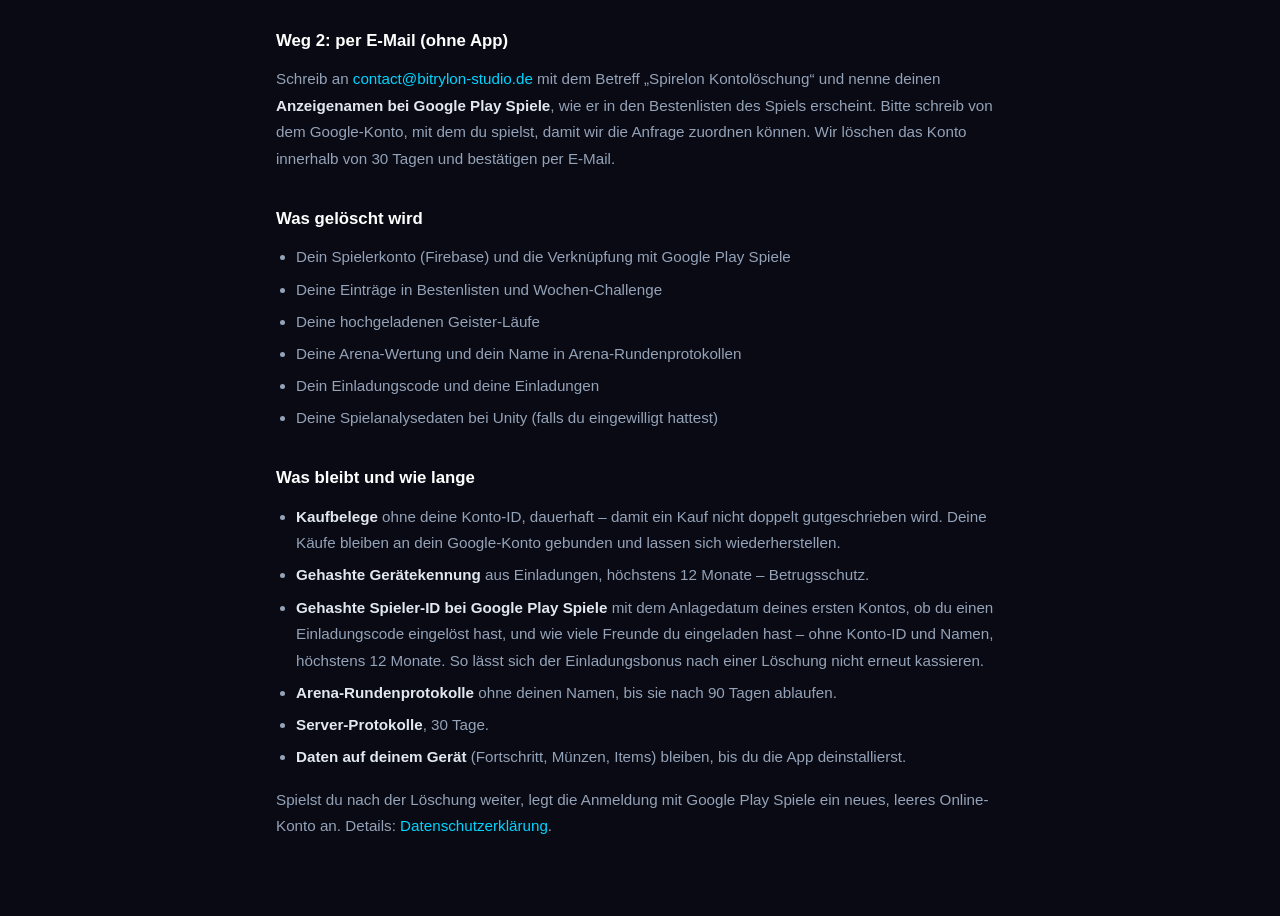
<file: spirelon/delete-account.html>
<!DOCTYPE html>
<html lang="en">
<head>
  <meta charset="UTF-8"/>
  <meta name="viewport" content="width=device-width,initial-scale=1.0"/>
  <meta name="description" content="How to delete your Spirelon account and online data (bitrylon-studio)."/>
  <meta name="theme-color" content="#0a0a14"/>
  <meta name="robots" content="noindex"/>
  <title>Delete Spirelon Account</title>
  <!-- Bewusst ohne Google Fonts: Die Seite lädt nur eigene Dateien. -->
  <link rel="stylesheet" href="css/style.css"/>
  <style>
    body { background: var(--bg); color: var(--text); font-family: var(--font-body), system-ui, sans-serif; }
    .legal-page { max-width: 760px; margin: 0 auto; padding: 3rem 16px 4rem; }
    .legal-page__back { display: inline-block; margin-bottom: 2rem; color: var(--cyan); font-size: 0.9rem; }
    .legal-page h1 { font-family: var(--font-display), system-ui, sans-serif; font-size: 1.6rem; color: #fff; margin-bottom: 0.5rem; line-height: 1.3; }
    .legal-page h2 { font-family: var(--font-display), system-ui, sans-serif; font-size: 1.05rem; color: #fff; margin: 2rem 0 0.75rem; }
    .legal-page p, .legal-page li { font-size: 0.95rem; color: var(--text-muted); line-height: 1.75; }
    .legal-page p { margin-bottom: 0.75rem; }
    .legal-page ol, .legal-page ul { margin: 0 0 1rem 1.25rem; }
    .legal-page li { margin-bottom: 0.35rem; }
    .legal-page strong { color: var(--text); }
    .legal-page a { color: var(--cyan); overflow-wrap: anywhere; }
    .legal-page hr { border: 0; border-top: 1px solid var(--border); margin: 3rem 0; }
    .legal-page__hint { font-size: 0.85rem; color: var(--text-dim); }
  </style>
</head>
<body>
<main class="legal-page">
  <a class="legal-page__back" href="index.html">&larr; Spirelon</a>

  <h1>Delete your Spirelon account</h1>
  <p class="legal-page__hint">App: Spirelon (Google Play) &middot; Developer: bitrylon-studio, Philipp Hellmeier &middot; <a href="#de">Deutsche Fassung</a></p>

  <h2>Option 1: in the app (immediate)</h2>
  <ol>
    <li>Open Spirelon and tap the gear icon in the main menu.</li>
    <li>Open <strong>Settings &rarr; Privacy</strong>.</li>
    <li>Tap <strong>Delete account and online data</strong> and confirm with <strong>Delete permanently</strong>.</li>
  </ol>
  <p>The deletion runs immediately; the app closes afterwards.</p>

  <h2>Option 2: by e-mail (without the app)</h2>
  <p>Write to <a href="mailto:contact@bitrylon-studio.de?subject=Spirelon%20account%20deletion">contact@bitrylon-studio.de</a> with the subject &ldquo;Spirelon account deletion&rdquo; and state your <strong>Google Play Games display name</strong> as shown in the game&rsquo;s leaderboards. Please send the e-mail from the Google account you play with, so we can verify the request. We delete the account within 30 days and confirm by e-mail.</p>

  <h2>What is deleted</h2>
  <ul>
    <li>Your player account (Firebase) and its link to Google Play Games</li>
    <li>Your leaderboard and weekly challenge entries</li>
    <li>Your uploaded ghost runs</li>
    <li>Your arena rating and your name in arena round records</li>
    <li>Your invite code and your invites</li>
    <li>Your gameplay analytics data at Unity (if you had consented)</li>
  </ul>

  <h2>What is kept, and for how long</h2>
  <ul>
    <li><strong>Purchase records</strong> without your account ID, permanently &ndash; so a purchase cannot be credited twice. Your purchases stay linked to your Google account and can be restored.</li>
    <li><strong>Hashed device ID</strong> from invites, at most 12 months &ndash; fraud prevention.</li>
    <li><strong>Hashed Play Games player ID</strong> with the creation date of your first account, whether you redeemed an invite code and how many friends you invited &ndash; without account ID or name, at most 12 months. It prevents the invite bonus from being collected again after a deletion.</li>
    <li><strong>Arena round records</strong> without your name, until they expire after 90 days.</li>
    <li><strong>Server logs</strong>, 30 days.</li>
    <li><strong>Data on your device</strong> (progress, coins, items) stays until you uninstall the app.</li>
  </ul>
  <p>If you keep playing after the deletion, signing in with Google Play Games creates a new, empty online account. Details: <a href="index.html#privacy">Privacy Policy</a>.</p>

  <hr>

  <h1 id="de" lang="de">Spirelon-Konto löschen</h1>
  <div lang="de">
    <p class="legal-page__hint">App: Spirelon (Google Play) &middot; Entwickler: bitrylon-studio, Philipp Hellmeier</p>

    <h2>Weg 1: in der App (sofort)</h2>
    <ol>
      <li>Spirelon öffnen und im Hauptmenü auf das Zahnrad tippen.</li>
      <li><strong>Einstellungen &rarr; Datenschutz</strong> öffnen.</li>
      <li><strong>Konto und Online-Daten löschen</strong> antippen und mit <strong>Endgültig löschen</strong> bestätigen.</li>
    </ol>
    <p>Die Löschung läuft sofort; danach wird die App beendet.</p>

    <h2>Weg 2: per E-Mail (ohne App)</h2>
    <p>Schreib an <a href="mailto:contact@bitrylon-studio.de?subject=Spirelon%20Kontol%C3%B6schung">contact@bitrylon-studio.de</a> mit dem Betreff „Spirelon Kontolöschung“ und nenne deinen <strong>Anzeigenamen bei Google Play Spiele</strong>, wie er in den Bestenlisten des Spiels erscheint. Bitte schreib von dem Google-Konto, mit dem du spielst, damit wir die Anfrage zuordnen können. Wir löschen das Konto innerhalb von 30 Tagen und bestätigen per E-Mail.</p>

    <h2>Was gelöscht wird</h2>
    <ul>
      <li>Dein Spielerkonto (Firebase) und die Verknüpfung mit Google Play Spiele</li>
      <li>Deine Einträge in Bestenlisten und Wochen-Challenge</li>
      <li>Deine hochgeladenen Geister-Läufe</li>
      <li>Deine Arena-Wertung und dein Name in Arena-Rundenprotokollen</li>
      <li>Dein Einladungscode und deine Einladungen</li>
      <li>Deine Spielanalysedaten bei Unity (falls du eingewilligt hattest)</li>
    </ul>

    <h2>Was bleibt und wie lange</h2>
    <ul>
      <li><strong>Kaufbelege</strong> ohne deine Konto-ID, dauerhaft &ndash; damit ein Kauf nicht doppelt gutgeschrieben wird. Deine Käufe bleiben an dein Google-Konto gebunden und lassen sich wiederherstellen.</li>
      <li><strong>Gehashte Gerätekennung</strong> aus Einladungen, höchstens 12 Monate &ndash; Betrugsschutz.</li>
      <li><strong>Gehashte Spieler-ID bei Google Play Spiele</strong> mit dem Anlagedatum deines ersten Kontos, ob du einen Einladungscode eingelöst hast, und wie viele Freunde du eingeladen hast &ndash; ohne Konto-ID und Namen, höchstens 12 Monate. So lässt sich der Einladungsbonus nach einer Löschung nicht erneut kassieren.</li>
      <li><strong>Arena-Rundenprotokolle</strong> ohne deinen Namen, bis sie nach 90 Tagen ablaufen.</li>
      <li><strong>Server-Protokolle</strong>, 30 Tage.</li>
      <li><strong>Daten auf deinem Gerät</strong> (Fortschritt, Münzen, Items) bleiben, bis du die App deinstallierst.</li>
    </ul>
    <p>Spielst du nach der Löschung weiter, legt die Anmeldung mit Google Play Spiele ein neues, leeres Online-Konto an. Details: <a href="index.html#datenschutz">Datenschutzerklärung</a>.</p>
  </div>
</main>
</body>
</html>
</file>
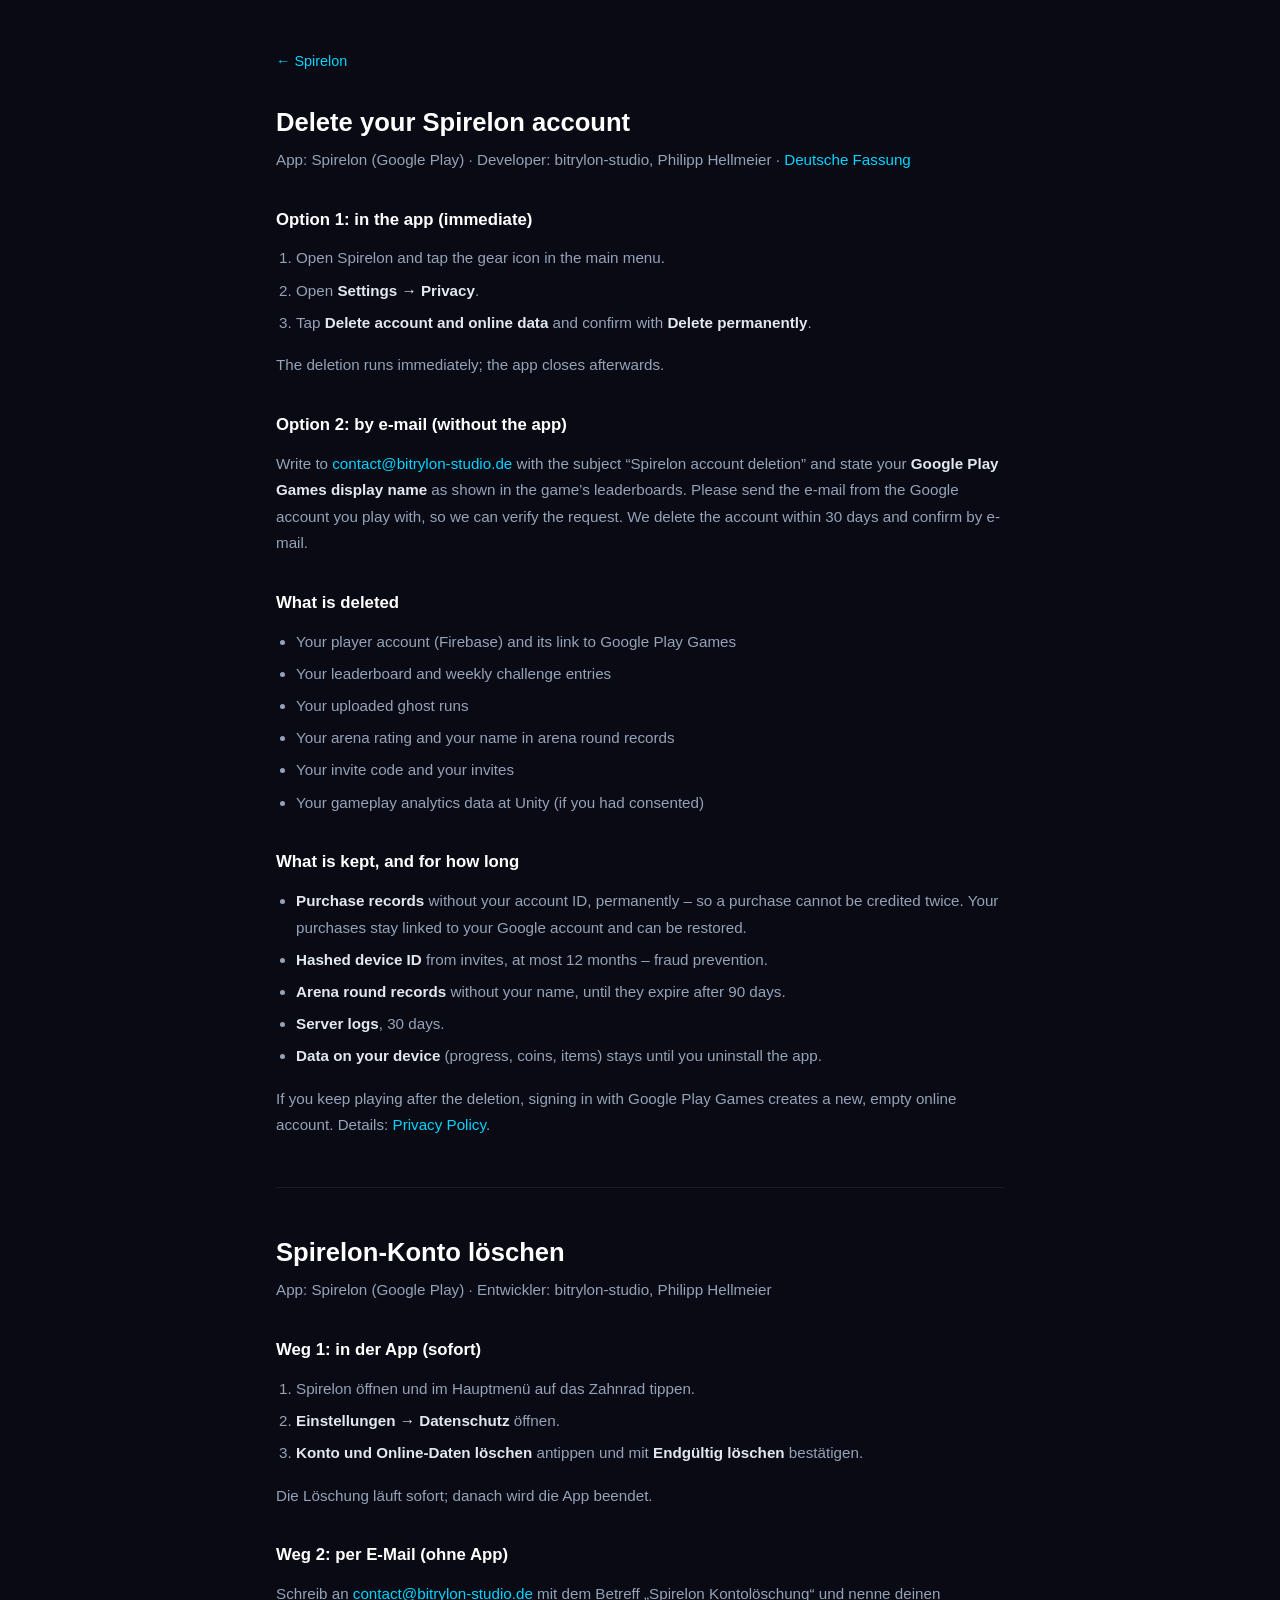
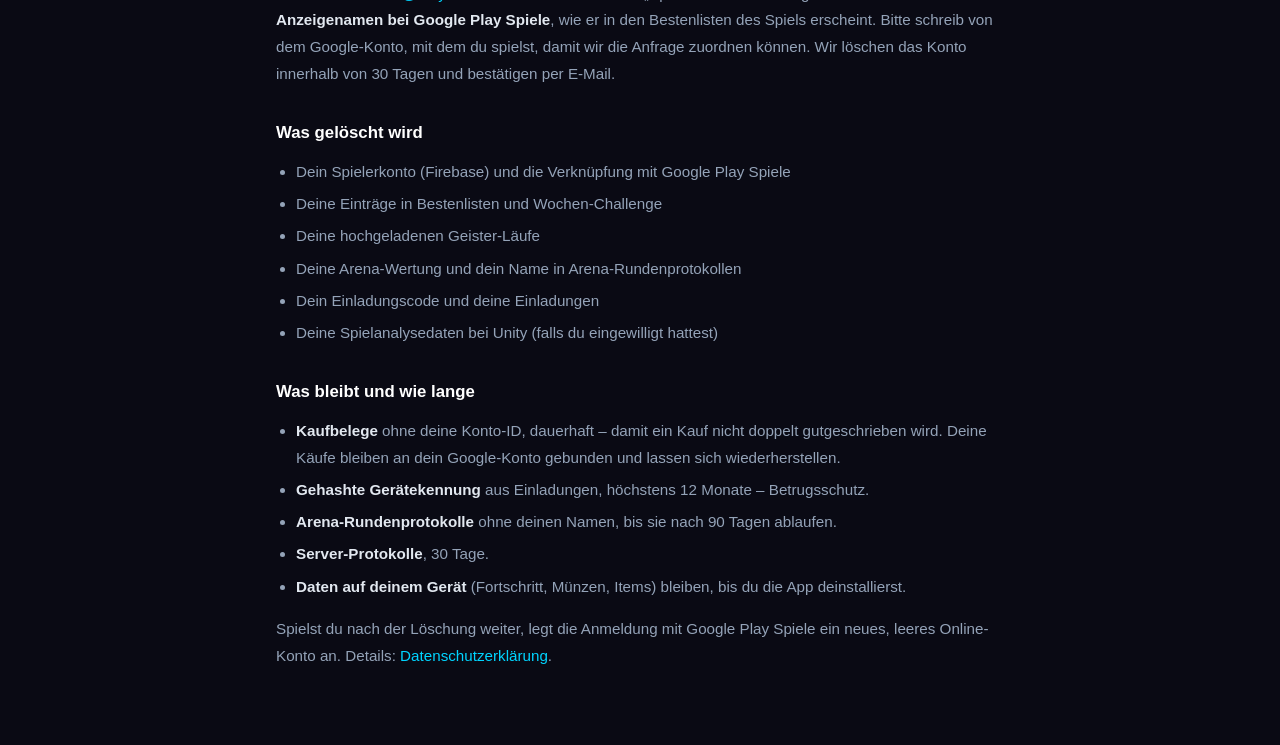
<file: css/spirelon/delete-account.html>
<!DOCTYPE html>
<html lang="en">
<head>
  <meta charset="UTF-8"/>
  <meta name="viewport" content="width=device-width,initial-scale=1.0"/>
  <meta name="description" content="How to delete your Spirelon account and online data (bitrylon-studio)."/>
  <meta name="theme-color" content="#0a0a14"/>
  <meta name="robots" content="noindex"/>
  <title>Delete Spirelon Account</title>
  <!-- Bewusst ohne Google Fonts: Die Seite lädt nur eigene Dateien. -->
  <link rel="stylesheet" href="css/style.css"/>
  <style>
    body { background: var(--bg); color: var(--text); font-family: var(--font-body), system-ui, sans-serif; }
    .legal-page { max-width: 760px; margin: 0 auto; padding: 3rem 16px 4rem; }
    .legal-page__back { display: inline-block; margin-bottom: 2rem; color: var(--cyan); font-size: 0.9rem; }
    .legal-page h1 { font-family: var(--font-display), system-ui, sans-serif; font-size: 1.6rem; color: #fff; margin-bottom: 0.5rem; line-height: 1.3; }
    .legal-page h2 { font-family: var(--font-display), system-ui, sans-serif; font-size: 1.05rem; color: #fff; margin: 2rem 0 0.75rem; }
    .legal-page p, .legal-page li { font-size: 0.95rem; color: var(--text-muted); line-height: 1.75; }
    .legal-page p { margin-bottom: 0.75rem; }
    .legal-page ol, .legal-page ul { margin: 0 0 1rem 1.25rem; }
    .legal-page li { margin-bottom: 0.35rem; }
    .legal-page strong { color: var(--text); }
    .legal-page a { color: var(--cyan); overflow-wrap: anywhere; }
    .legal-page hr { border: 0; border-top: 1px solid var(--border); margin: 3rem 0; }
    .legal-page__hint { font-size: 0.85rem; color: var(--text-dim); }
  </style>
</head>
<body>
<main class="legal-page">
  <a class="legal-page__back" href="index.html">&larr; Spirelon</a>

  <h1>Delete your Spirelon account</h1>
  <p class="legal-page__hint">App: Spirelon (Google Play) &middot; Developer: bitrylon-studio, Philipp Hellmeier &middot; <a href="#de">Deutsche Fassung</a></p>

  <h2>Option 1: in the app (immediate)</h2>
  <ol>
    <li>Open Spirelon and tap the gear icon in the main menu.</li>
    <li>Open <strong>Settings &rarr; Privacy</strong>.</li>
    <li>Tap <strong>Delete account and online data</strong> and confirm with <strong>Delete permanently</strong>.</li>
  </ol>
  <p>The deletion runs immediately; the app closes afterwards.</p>

  <h2>Option 2: by e-mail (without the app)</h2>
  <p>Write to <a href="mailto:contact@bitrylon-studio.de?subject=Spirelon%20account%20deletion">contact@bitrylon-studio.de</a> with the subject &ldquo;Spirelon account deletion&rdquo; and state your <strong>Google Play Games display name</strong> as shown in the game&rsquo;s leaderboards. Please send the e-mail from the Google account you play with, so we can verify the request. We delete the account within 30 days and confirm by e-mail.</p>

  <h2>What is deleted</h2>
  <ul>
    <li>Your player account (Firebase) and its link to Google Play Games</li>
    <li>Your leaderboard and weekly challenge entries</li>
    <li>Your uploaded ghost runs</li>
    <li>Your arena rating and your name in arena round records</li>
    <li>Your invite code and your invites</li>
    <li>Your gameplay analytics data at Unity (if you had consented)</li>
  </ul>

  <h2>What is kept, and for how long</h2>
  <ul>
    <li><strong>Purchase records</strong> without your account ID, permanently &ndash; so a purchase cannot be credited twice. Your purchases stay linked to your Google account and can be restored.</li>
    <li><strong>Hashed device ID</strong> from invites, at most 12 months &ndash; fraud prevention.</li>
    <li><strong>Arena round records</strong> without your name, until they expire after 90 days.</li>
    <li><strong>Server logs</strong>, 30 days.</li>
    <li><strong>Data on your device</strong> (progress, coins, items) stays until you uninstall the app.</li>
  </ul>
  <p>If you keep playing after the deletion, signing in with Google Play Games creates a new, empty online account. Details: <a href="index.html#privacy">Privacy Policy</a>.</p>

  <hr>

  <h1 id="de" lang="de">Spirelon-Konto löschen</h1>
  <div lang="de">
    <p class="legal-page__hint">App: Spirelon (Google Play) &middot; Entwickler: bitrylon-studio, Philipp Hellmeier</p>

    <h2>Weg 1: in der App (sofort)</h2>
    <ol>
      <li>Spirelon öffnen und im Hauptmenü auf das Zahnrad tippen.</li>
      <li><strong>Einstellungen &rarr; Datenschutz</strong> öffnen.</li>
      <li><strong>Konto und Online-Daten löschen</strong> antippen und mit <strong>Endgültig löschen</strong> bestätigen.</li>
    </ol>
    <p>Die Löschung läuft sofort; danach wird die App beendet.</p>

    <h2>Weg 2: per E-Mail (ohne App)</h2>
    <p>Schreib an <a href="mailto:contact@bitrylon-studio.de?subject=Spirelon%20Kontol%C3%B6schung">contact@bitrylon-studio.de</a> mit dem Betreff „Spirelon Kontolöschung“ und nenne deinen <strong>Anzeigenamen bei Google Play Spiele</strong>, wie er in den Bestenlisten des Spiels erscheint. Bitte schreib von dem Google-Konto, mit dem du spielst, damit wir die Anfrage zuordnen können. Wir löschen das Konto innerhalb von 30 Tagen und bestätigen per E-Mail.</p>

    <h2>Was gelöscht wird</h2>
    <ul>
      <li>Dein Spielerkonto (Firebase) und die Verknüpfung mit Google Play Spiele</li>
      <li>Deine Einträge in Bestenlisten und Wochen-Challenge</li>
      <li>Deine hochgeladenen Geister-Läufe</li>
      <li>Deine Arena-Wertung und dein Name in Arena-Rundenprotokollen</li>
      <li>Dein Einladungscode und deine Einladungen</li>
      <li>Deine Spielanalysedaten bei Unity (falls du eingewilligt hattest)</li>
    </ul>

    <h2>Was bleibt und wie lange</h2>
    <ul>
      <li><strong>Kaufbelege</strong> ohne deine Konto-ID, dauerhaft &ndash; damit ein Kauf nicht doppelt gutgeschrieben wird. Deine Käufe bleiben an dein Google-Konto gebunden und lassen sich wiederherstellen.</li>
      <li><strong>Gehashte Gerätekennung</strong> aus Einladungen, höchstens 12 Monate &ndash; Betrugsschutz.</li>
      <li><strong>Arena-Rundenprotokolle</strong> ohne deinen Namen, bis sie nach 90 Tagen ablaufen.</li>
      <li><strong>Server-Protokolle</strong>, 30 Tage.</li>
      <li><strong>Daten auf deinem Gerät</strong> (Fortschritt, Münzen, Items) bleiben, bis du die App deinstallierst.</li>
    </ul>
    <p>Spielst du nach der Löschung weiter, legt die Anmeldung mit Google Play Spiele ein neues, leeres Online-Konto an. Details: <a href="index.html#datenschutz">Datenschutzerklärung</a>.</p>
  </div>
</main>
</body>
</html>
</file>
<file: css/fonts.css>
/* Lokal gehostete Schriften (statt Google Fonts) - keine Anfrage an Google-Server.
   Orbitron und Inter stehen unter der SIL Open Font License 1.1. */

@font-face{font-family:'Inter';font-style:normal;font-weight:300;font-display:swap;src:url('../fonts/inter-v20-latin-300.woff2') format('woff2');}
@font-face{font-family:'Inter';font-style:normal;font-weight:400;font-display:swap;src:url('../fonts/inter-v20-latin-400.woff2') format('woff2');}
@font-face{font-family:'Inter';font-style:normal;font-weight:500;font-display:swap;src:url('../fonts/inter-v20-latin-500.woff2') format('woff2');}
@font-face{font-family:'Inter';font-style:normal;font-weight:600;font-display:swap;src:url('../fonts/inter-v20-latin-600.woff2') format('woff2');}

@font-face{font-family:'Orbitron';font-style:normal;font-weight:400;font-display:swap;src:url('../fonts/orbitron-v35-latin-400.woff2') format('woff2');}
@font-face{font-family:'Orbitron';font-style:normal;font-weight:700;font-display:swap;src:url('../fonts/orbitron-v35-latin-700.woff2') format('woff2');}
@font-face{font-family:'Orbitron';font-style:normal;font-weight:900;font-display:swap;src:url('../fonts/orbitron-v35-latin-900.woff2') format('woff2');}
</file>
<file: css/studio.css>
﻿:root{--bg:#0a0a14;--bg-card:#111120;--bg-card2:#16162a;--border:rgba(255,255,255,0.07);--border-h:rgba(255,255,255,0.14);--gold:#ffd700;--cyan:#00d4ff;--purple:#8b5cf6;--gold-a:rgba(255,215,0,0.12);--cyan-a:rgba(0,212,255,0.12);--purple-a:rgba(139,92,246,0.12);--text:#e2e8f0;--text-m:#94a3b8;--text-d:#475569;--ff:'Orbitron',sans-serif;--fb:'Inter',sans-serif;--r:12px;--r-lg:20px;--t:0.28s ease;}
*,*::before,*::after{box-sizing:border-box;margin:0;padding:0;}
html{scroll-behavior:smooth;}
body{font-family:var(--fb);background:var(--bg);color:var(--text);line-height:1.65;overflow-x:hidden;}
body::before{content:'';position:fixed;inset:0;z-index:0;background-image:radial-gradient(circle,rgba(255,255,255,0.022) 1px,transparent 1px);background-size:36px 36px;pointer-events:none;}
a{color:inherit;text-decoration:none;}
.container{max-width:1100px;margin:0 auto;padding:0 1.5rem;position:relative;z-index:1;}
section{padding:7rem 0;}
.nav{position:fixed;top:0;left:0;right:0;z-index:200;padding:1.1rem 0;transition:background var(--t),border-color var(--t);border-bottom:1px solid transparent;}
.nav.scrolled{background:rgba(10,10,20,0.9);backdrop-filter:blur(24px);border-color:var(--border);}
.nav__inner{max-width:1100px;margin:0 auto;padding:0 1.5rem;display:flex;align-items:center;justify-content:space-between;}
.nav__logo{font-family:var(--ff);font-size:1rem;letter-spacing:0.08em;color:#fff;}
.nav__logo span{color:var(--gold);}
.nav__links{display:flex;align-items:center;gap:2rem;list-style:none;}
.nav__links a{font-size:0.85rem;color:var(--text-m);transition:color var(--t);}
.nav__links a:hover{color:#fff;}
.nav__links a.btn-contact{background:var(--purple-a);border:1px solid rgba(139,92,246,.35);color:var(--purple);padding:.45rem 1.1rem;border-radius:50px;font-family:var(--ff);font-size:.72rem;letter-spacing:.06em;transition:var(--t);}
.nav__links a.btn-contact:hover{background:rgba(139,92,246,.25);color:#fff;}
.nav__toggle{display:none;flex-direction:column;gap:5px;background:none;border:none;cursor:pointer;padding:4px;}
.nav__toggle span{display:block;width:22px;height:2px;background:var(--text-m);border-radius:2px;}
.hero{min-height:100vh;display:flex;flex-direction:column;align-items:center;justify-content:center;position:relative;overflow:hidden;text-align:center;padding:8rem 1.5rem 5rem;}
.hero__grid-bg{position:absolute;inset:0;background:radial-gradient(ellipse 80% 60% at 50% 40%,rgba(139,92,246,0.1) 0%,transparent 70%);pointer-events:none;}
.hero__container{position:relative;z-index:1;max-width:780px;}
.hero__solo-badge{display:inline-block;font-family:var(--ff);font-size:.63rem;letter-spacing:.25em;color:var(--gold);background:var(--gold-a);border:1px solid rgba(255,215,0,.25);padding:.3rem 1rem;border-radius:50px;margin-bottom:2rem;}
.hero__name{font-family:var(--ff);font-size:clamp(2.8rem,8vw,5.5rem);font-weight:900;letter-spacing:.06em;line-height:1.05;color:#fff;margin-bottom:1rem;}
.hero__name span{color:var(--gold);}
.hero__tagline{font-family:var(--ff);font-size:clamp(.9rem,2.5vw,1.2rem);color:var(--cyan);letter-spacing:.12em;margin-bottom:1rem;}
.hero__desc{color:var(--text-m);max-width:540px;margin:0 auto 2.5rem;line-height:1.8;}
.hero__actions{display:flex;gap:1rem;justify-content:center;flex-wrap:wrap;margin-bottom:3rem;}
.btn{display:inline-flex;align-items:center;gap:.5rem;padding:.85rem 1.8rem;border-radius:50px;font-family:var(--ff);font-size:.78rem;letter-spacing:.06em;cursor:pointer;border:none;transition:transform var(--t),box-shadow var(--t);text-decoration:none;white-space:nowrap;}
.btn--primary{background:linear-gradient(135deg,var(--purple),var(--cyan));color:#fff;box-shadow:0 0 28px rgba(139,92,246,.4);}
.btn--primary:hover{transform:translateY(-3px);box-shadow:0 6px 48px rgba(139,92,246,.65);}
.btn--ghost{background:transparent;border:1px solid rgba(255,255,255,.15);color:var(--text-m);}
.btn--ghost:hover{color:#fff;border-color:var(--purple);}
.hero__skills-preview{display:flex;flex-wrap:wrap;gap:.5rem;justify-content:center;}
.hero__skills-preview span{font-size:.7rem;font-family:var(--ff);letter-spacing:.06em;color:var(--text-d);background:rgba(255,255,255,.03);border:1px solid var(--border);padding:.25rem .8rem;border-radius:50px;transition:var(--t);}
.hero__skills-preview span:hover{color:var(--text-m);border-color:var(--border-h);}
.hero__scroll-line{position:absolute;bottom:2rem;left:50%;transform:translateX(-50%);width:2px;height:48px;background:linear-gradient(to bottom,var(--purple),transparent);border-radius:2px;animation:sp 1.8s ease-in-out infinite;}
@keyframes sp{0%,100%{opacity:.8;transform:translateX(-50%) scaleY(1)}50%{opacity:.2;transform:translateX(-50%) scaleY(.4)}}
.s-label{font-family:var(--ff);font-size:.63rem;letter-spacing:.35em;text-transform:uppercase;color:var(--purple);margin-bottom:.6rem;}
.s-title{font-family:var(--ff);font-size:clamp(1.7rem,4vw,2.6rem);font-weight:700;background:linear-gradient(135deg,#fff 0%,var(--text-m) 100%);-webkit-background-clip:text;-webkit-text-fill-color:transparent;background-clip:text;margin-bottom:1rem;}
.s-sub{color:var(--text-m);max-width:580px;margin-bottom:3rem;}
.skills{background:#08080f;}
.skills__grid{display:grid;grid-template-columns:repeat(auto-fill,minmax(280px,1fr));gap:1.25rem;}
.skill-card{background:var(--bg-card);border:1px solid var(--border);border-radius:var(--r);padding:1.75rem;transition:transform var(--t),border-color var(--t),box-shadow var(--t);position:relative;overflow:hidden;}
.skill-card::after{content:'';position:absolute;top:0;left:0;right:0;height:2px;background:linear-gradient(90deg,var(--purple),var(--cyan));opacity:0;transition:opacity var(--t);}
.skill-card:hover{transform:translateY(-5px);border-color:rgba(139,92,246,.3);box-shadow:0 12px 40px rgba(139,92,246,.1);}
.skill-card:hover::after{opacity:1;}
.skill-card__icon{font-size:2rem;display:block;margin-bottom:1rem;}
.skill-card h3{font-size:.95rem;color:#fff;margin-bottom:.5rem;}
.skill-card p{font-size:.85rem;color:var(--text-m);line-height:1.65;}
.work{background:linear-gradient(180deg,var(--bg) 0%,#0d0d20 100%);}
.work__grid{display:grid;grid-template-columns:1fr 1fr;gap:1.5rem;}
.project-card{background:var(--bg-card);border:1px solid var(--border);border-radius:var(--r-lg);padding:2rem;display:flex;flex-direction:column;gap:1rem;transition:transform var(--t),border-color var(--t),box-shadow var(--t);}
a.project-card:hover{transform:translateY(-6px);border-color:var(--gold);box-shadow:0 20px 60px rgba(255,215,0,.15);}
.project-card--wip{opacity:.5;cursor:default;}
.project-card__top{display:flex;align-items:center;justify-content:space-between;gap:.5rem;flex-wrap:wrap;}
.project-card__badge{font-family:var(--ff);font-size:.6rem;letter-spacing:.08em;color:var(--text-d);background:rgba(255,255,255,.04);border:1px solid var(--border);padding:.25rem .75rem;border-radius:50px;}
.project-card__status--soon{font-family:var(--ff);font-size:.6rem;letter-spacing:.08em;color:var(--purple);background:var(--purple-a);border:1px solid rgba(139,92,246,.3);padding:.25rem .75rem;border-radius:50px;}
.project-card__icon{font-size:2.5rem;}
.project-card__title{font-family:var(--ff);font-size:1.4rem;color:#fff;}
.project-card__desc{font-size:.875rem;color:var(--text-m);line-height:1.7;flex:1;}
.project-card__tags{display:flex;flex-wrap:wrap;gap:.4rem;}
.project-card__tags span{font-size:.7rem;font-family:var(--ff);letter-spacing:.05em;color:var(--cyan);background:var(--cyan-a);border:1px solid rgba(0,212,255,.2);padding:.2rem .65rem;border-radius:50px;}
.project-card__cta{font-family:var(--ff);font-size:.78rem;letter-spacing:.06em;color:var(--gold);}
.project-card__cta--dim{opacity:.35;color:var(--text-d);}
.about{background:#08080f;}
.about__layout{display:grid;grid-template-columns:1.2fr 1fr;gap:4rem;align-items:center;}
.about__text p{color:var(--text-m);margin-bottom:1rem;line-height:1.85;}
.about__stats{display:grid;grid-template-columns:1fr;gap:1rem;}
.a-stat{background:var(--bg-card);border:1px solid var(--border);border-radius:var(--r);padding:1.5rem;text-align:center;transition:var(--t);}
.a-stat:hover{border-color:rgba(139,92,246,.4);transform:translateY(-3px);}
.a-stat__num{display:block;font-family:var(--ff);font-size:2.2rem;font-weight:900;background:linear-gradient(135deg,var(--gold),var(--purple));-webkit-background-clip:text;-webkit-text-fill-color:transparent;background-clip:text;line-height:1;}
.a-stat__lbl{display:block;font-size:.75rem;color:var(--text-m);margin-top:.4rem;letter-spacing:.06em;}
.contact{background:linear-gradient(135deg,rgba(139,92,246,.07) 0%,rgba(0,212,255,.05) 100%);border-top:1px solid var(--border);border-bottom:1px solid var(--border);text-align:center;}
.contact__inner{max-width:600px;margin:0 auto;}
.contact__sub{color:var(--text-m);margin-bottom:2rem;}
.contact__email{display:inline-block;font-family:var(--ff);font-size:1.1rem;color:var(--cyan);letter-spacing:.05em;border-bottom:1px solid rgba(0,212,255,.3);padding-bottom:.2rem;transition:color var(--t),border-color var(--t);margin-bottom:2rem;}
.contact__email:hover{color:#fff;border-color:#fff;}
.contact__social{display:flex;justify-content:center;gap:1rem;}
.social-pill{display:inline-flex;align-items:center;gap:.5rem;font-size:.82rem;color:var(--text-m);background:rgba(255,255,255,.04);border:1px solid var(--border);padding:.45rem 1rem;border-radius:50px;transition:var(--t);}
.social-pill:hover{color:#fff;border-color:var(--border-h);}
.footer{background:#060610;border-top:1px solid var(--border);padding:2rem 0;}
.footer__inner{display:flex;align-items:center;justify-content:space-between;flex-wrap:wrap;gap:1rem;}
.footer__brand{font-family:var(--ff);font-size:.8rem;letter-spacing:.1em;color:var(--gold);}
.footer__copy{font-size:.75rem;color:var(--text-d);}
.footer__legal{display:flex;gap:1.5rem;}
.legal-btn{background:none;border:none;cursor:pointer;font-family:var(--fb);font-size:.75rem;color:var(--text-d);transition:color var(--t);}
.legal-btn:hover{color:var(--text-m);}
.modal{position:fixed;inset:0;z-index:500;display:none;align-items:center;justify-content:center;padding:1rem;}
.modal.is-open{display:flex;}
.modal__bg{position:absolute;inset:0;background:rgba(0,0,0,.82);backdrop-filter:blur(6px);cursor:pointer;}
.modal__box{position:relative;z-index:1;background:var(--bg-card2);border:1px solid rgba(139,92,246,.3);border-radius:var(--r-lg);padding:2.5rem 2rem;width:100%;max-width:540px;max-height:85vh;overflow-y:auto;}
.modal__box--wide{max-width:660px;}
.modal__close{position:absolute;top:1rem;right:1rem;width:34px;height:34px;background:rgba(255,255,255,.05);border:1px solid var(--border);border-radius:50%;cursor:pointer;color:var(--text-m);font-size:.8rem;font-family:var(--fb);display:flex;align-items:center;justify-content:center;transition:var(--t);}
.modal__close:hover{background:rgba(255,255,255,.12);color:#fff;}
.modal__box h2{font-family:var(--ff);font-size:1.2rem;color:#fff;margin-bottom:1.5rem;}
.modal__box h3{font-family:var(--ff);font-size:.85rem;color:#fff;margin:1.5rem 0 .5rem;}
.modal__box p{font-size:.875rem;color:var(--text-m);line-height:1.75;margin-bottom:.75rem;}
.modal__box a{color:var(--cyan);}
.modal__warning{background:rgba(239,68,68,.1);border:1px solid rgba(239,68,68,.3);border-radius:8px;padding:.75rem 1rem;font-size:.78rem;color:#fca5a5;margin-bottom:1.5rem;}
.reveal{opacity:0;transform:translateY(24px);transition:opacity .55s ease,transform .55s ease;}
.reveal.in-view{opacity:1;transform:translateY(0);}
@media(max-width:860px){.work__grid,.about__layout{grid-template-columns:1fr;}.about__layout{gap:2.5rem;}.about__stats{grid-template-columns:repeat(3,1fr);}}
@media(max-width:640px){.nav__toggle{display:flex;}.nav__links{display:none;flex-direction:column;gap:1.5rem;position:absolute;top:100%;left:0;right:0;background:rgba(8,8,20,.98);backdrop-filter:blur(16px);padding:2rem 1.5rem;border-bottom:1px solid var(--border);}.nav__links.is-open{display:flex;}.footer__inner{flex-direction:column;align-items:flex-start;}.about__stats{grid-template-columns:1fr;}}
</file>
<file: css/css/studio.css>
﻿:root{--bg:#0a0a14;--bg-card:#111120;--bg-card2:#16162a;--border:rgba(255,255,255,0.07);--border-h:rgba(255,255,255,0.14);--gold:#ffd700;--cyan:#00d4ff;--purple:#8b5cf6;--gold-a:rgba(255,215,0,0.12);--cyan-a:rgba(0,212,255,0.12);--purple-a:rgba(139,92,246,0.12);--text:#e2e8f0;--text-m:#94a3b8;--text-d:#475569;--ff:'Orbitron',sans-serif;--fb:'Inter',sans-serif;--r:12px;--r-lg:20px;--t:0.28s ease;}
*,*::before,*::after{box-sizing:border-box;margin:0;padding:0;}
html{scroll-behavior:smooth;}
body{font-family:var(--fb);background:var(--bg);color:var(--text);line-height:1.65;overflow-x:hidden;}
body::before{content:'';position:fixed;inset:0;z-index:0;background-image:radial-gradient(circle,rgba(255,255,255,0.022) 1px,transparent 1px);background-size:36px 36px;pointer-events:none;}
a{color:inherit;text-decoration:none;}
.container{max-width:1100px;margin:0 auto;padding:0 1.5rem;position:relative;z-index:1;}
section{padding:7rem 0;}
.nav{position:fixed;top:0;left:0;right:0;z-index:200;padding:1.1rem 0;transition:background var(--t),border-color var(--t);border-bottom:1px solid transparent;}
.nav.scrolled{background:rgba(10,10,20,0.9);backdrop-filter:blur(24px);border-color:var(--border);}
.nav__inner{max-width:1100px;margin:0 auto;padding:0 1.5rem;display:flex;align-items:center;justify-content:space-between;}
.nav__logo{font-family:var(--ff);font-size:1rem;letter-spacing:0.08em;color:#fff;}
.nav__logo span{color:var(--gold);}
.nav__links{display:flex;align-items:center;gap:2rem;list-style:none;}
.nav__links a{font-size:0.85rem;color:var(--text-m);transition:color var(--t);}
.nav__links a:hover{color:#fff;}
.nav__links a.btn-contact{background:var(--purple-a);border:1px solid rgba(139,92,246,.35);color:var(--purple);padding:.45rem 1.1rem;border-radius:50px;font-family:var(--ff);font-size:.72rem;letter-spacing:.06em;transition:var(--t);}
.nav__links a.btn-contact:hover{background:rgba(139,92,246,.25);color:#fff;}
.nav__toggle{display:none;flex-direction:column;gap:5px;background:none;border:none;cursor:pointer;padding:4px;}
.nav__toggle span{display:block;width:22px;height:2px;background:var(--text-m);border-radius:2px;}
.hero{min-height:100vh;display:flex;flex-direction:column;align-items:center;justify-content:center;position:relative;overflow:hidden;text-align:center;padding:8rem 1.5rem 5rem;}
.hero__grid-bg{position:absolute;inset:0;background:radial-gradient(ellipse 80% 60% at 50% 40%,rgba(139,92,246,0.1) 0%,transparent 70%);pointer-events:none;}
.hero__container{position:relative;z-index:1;max-width:780px;}
.hero__solo-badge{display:inline-block;font-family:var(--ff);font-size:.63rem;letter-spacing:.25em;color:var(--gold);background:var(--gold-a);border:1px solid rgba(255,215,0,.25);padding:.3rem 1rem;border-radius:50px;margin-bottom:2rem;}
.hero__name{font-family:var(--ff);font-size:clamp(2.8rem,8vw,5.5rem);font-weight:900;letter-spacing:.06em;line-height:1.05;color:#fff;margin-bottom:1rem;}
.hero__name span{color:var(--gold);}
.hero__tagline{font-family:var(--ff);font-size:clamp(.9rem,2.5vw,1.2rem);color:var(--cyan);letter-spacing:.12em;margin-bottom:1rem;}
.hero__desc{color:var(--text-m);max-width:540px;margin:0 auto 2.5rem;line-height:1.8;}
.hero__actions{display:flex;gap:1rem;justify-content:center;flex-wrap:wrap;margin-bottom:3rem;}
.btn{display:inline-flex;align-items:center;gap:.5rem;padding:.85rem 1.8rem;border-radius:50px;font-family:var(--ff);font-size:.78rem;letter-spacing:.06em;cursor:pointer;border:none;transition:transform var(--t),box-shadow var(--t);text-decoration:none;white-space:nowrap;}
.btn--primary{background:linear-gradient(135deg,var(--purple),var(--cyan));color:#fff;box-shadow:0 0 28px rgba(139,92,246,.4);}
.btn--primary:hover{transform:translateY(-3px);box-shadow:0 6px 48px rgba(139,92,246,.65);}
.btn--ghost{background:transparent;border:1px solid rgba(255,255,255,.15);color:var(--text-m);}
.btn--ghost:hover{color:#fff;border-color:var(--purple);}
.hero__skills-preview{display:flex;flex-wrap:wrap;gap:.5rem;justify-content:center;}
.hero__skills-preview span{font-size:.7rem;font-family:var(--ff);letter-spacing:.06em;color:var(--text-d);background:rgba(255,255,255,.03);border:1px solid var(--border);padding:.25rem .8rem;border-radius:50px;transition:var(--t);}
.hero__skills-preview span:hover{color:var(--text-m);border-color:var(--border-h);}
.hero__scroll-line{position:absolute;bottom:2rem;left:50%;transform:translateX(-50%);width:2px;height:48px;background:linear-gradient(to bottom,var(--purple),transparent);border-radius:2px;animation:sp 1.8s ease-in-out infinite;}
@keyframes sp{0%,100%{opacity:.8;transform:translateX(-50%) scaleY(1)}50%{opacity:.2;transform:translateX(-50%) scaleY(.4)}}
.s-label{font-family:var(--ff);font-size:.63rem;letter-spacing:.35em;text-transform:uppercase;color:var(--purple);margin-bottom:.6rem;}
.s-title{font-family:var(--ff);font-size:clamp(1.7rem,4vw,2.6rem);font-weight:700;background:linear-gradient(135deg,#fff 0%,var(--text-m) 100%);-webkit-background-clip:text;-webkit-text-fill-color:transparent;background-clip:text;margin-bottom:1rem;}
.s-sub{color:var(--text-m);max-width:580px;margin-bottom:3rem;}
.skills{background:#08080f;}
.skills__grid{display:grid;grid-template-columns:repeat(auto-fill,minmax(280px,1fr));gap:1.25rem;}
.skill-card{background:var(--bg-card);border:1px solid var(--border);border-radius:var(--r);padding:1.75rem;transition:transform var(--t),border-color var(--t),box-shadow var(--t);position:relative;overflow:hidden;}
.skill-card::after{content:'';position:absolute;top:0;left:0;right:0;height:2px;background:linear-gradient(90deg,var(--purple),var(--cyan));opacity:0;transition:opacity var(--t);}
.skill-card:hover{transform:translateY(-5px);border-color:rgba(139,92,246,.3);box-shadow:0 12px 40px rgba(139,92,246,.1);}
.skill-card:hover::after{opacity:1;}
.skill-card__icon{font-size:2rem;display:block;margin-bottom:1rem;}
.skill-card h3{font-size:.95rem;color:#fff;margin-bottom:.5rem;}
.skill-card p{font-size:.85rem;color:var(--text-m);line-height:1.65;}
.work{background:linear-gradient(180deg,var(--bg) 0%,#0d0d20 100%);}
.work__grid{display:grid;grid-template-columns:1fr 1fr;gap:1.5rem;}
.project-card{background:var(--bg-card);border:1px solid var(--border);border-radius:var(--r-lg);padding:2rem;display:flex;flex-direction:column;gap:1rem;transition:transform var(--t),border-color var(--t),box-shadow var(--t);}
a.project-card:hover{transform:translateY(-6px);border-color:var(--gold);box-shadow:0 20px 60px rgba(255,215,0,.15);}
.project-card--wip{opacity:.5;cursor:default;}
.project-card__top{display:flex;align-items:center;justify-content:space-between;gap:.5rem;flex-wrap:wrap;}
.project-card__badge{font-family:var(--ff);font-size:.6rem;letter-spacing:.08em;color:var(--text-d);background:rgba(255,255,255,.04);border:1px solid var(--border);padding:.25rem .75rem;border-radius:50px;}
.project-card__status--soon{font-family:var(--ff);font-size:.6rem;letter-spacing:.08em;color:var(--purple);background:var(--purple-a);border:1px solid rgba(139,92,246,.3);padding:.25rem .75rem;border-radius:50px;}
.project-card__icon{font-size:2.5rem;}
.project-card__title{font-family:var(--ff);font-size:1.4rem;color:#fff;}
.project-card__desc{font-size:.875rem;color:var(--text-m);line-height:1.7;flex:1;}
.project-card__tags{display:flex;flex-wrap:wrap;gap:.4rem;}
.project-card__tags span{font-size:.7rem;font-family:var(--ff);letter-spacing:.05em;color:var(--cyan);background:var(--cyan-a);border:1px solid rgba(0,212,255,.2);padding:.2rem .65rem;border-radius:50px;}
.project-card__cta{font-family:var(--ff);font-size:.78rem;letter-spacing:.06em;color:var(--gold);}
.project-card__cta--dim{opacity:.35;color:var(--text-d);}
.about{background:#08080f;}
.about__layout{display:grid;grid-template-columns:1.2fr 1fr;gap:4rem;align-items:center;}
.about__text p{color:var(--text-m);margin-bottom:1rem;line-height:1.85;}
.about__stats{display:grid;grid-template-columns:1fr;gap:1rem;}
.a-stat{background:var(--bg-card);border:1px solid var(--border);border-radius:var(--r);padding:1.5rem;text-align:center;transition:var(--t);}
.a-stat:hover{border-color:rgba(139,92,246,.4);transform:translateY(-3px);}
.a-stat__num{display:block;font-family:var(--ff);font-size:2.2rem;font-weight:900;background:linear-gradient(135deg,var(--gold),var(--purple));-webkit-background-clip:text;-webkit-text-fill-color:transparent;background-clip:text;line-height:1;}
.a-stat__lbl{display:block;font-size:.75rem;color:var(--text-m);margin-top:.4rem;letter-spacing:.06em;}
.contact{background:linear-gradient(135deg,rgba(139,92,246,.07) 0%,rgba(0,212,255,.05) 100%);border-top:1px solid var(--border);border-bottom:1px solid var(--border);text-align:center;}
.contact__inner{max-width:600px;margin:0 auto;}
.contact__sub{color:var(--text-m);margin-bottom:2rem;}
.contact__email{display:inline-block;font-family:var(--ff);font-size:1.1rem;color:var(--cyan);letter-spacing:.05em;border-bottom:1px solid rgba(0,212,255,.3);padding-bottom:.2rem;transition:color var(--t),border-color var(--t);margin-bottom:2rem;}
.contact__email:hover{color:#fff;border-color:#fff;}
.contact__social{display:flex;justify-content:center;gap:1rem;}
.social-pill{display:inline-flex;align-items:center;gap:.5rem;font-size:.82rem;color:var(--text-m);background:rgba(255,255,255,.04);border:1px solid var(--border);padding:.45rem 1rem;border-radius:50px;transition:var(--t);}
.social-pill:hover{color:#fff;border-color:var(--border-h);}
.footer{background:#060610;border-top:1px solid var(--border);padding:2rem 0;}
.footer__inner{display:flex;align-items:center;justify-content:space-between;flex-wrap:wrap;gap:1rem;}
.footer__brand{font-family:var(--ff);font-size:.8rem;letter-spacing:.1em;color:var(--gold);}
.footer__copy{font-size:.75rem;color:var(--text-d);}
.footer__legal{display:flex;gap:1.5rem;}
.legal-btn{background:none;border:none;cursor:pointer;font-family:var(--fb);font-size:.75rem;color:var(--text-d);transition:color var(--t);}
.legal-btn:hover{color:var(--text-m);}
.modal{position:fixed;inset:0;z-index:500;display:none;align-items:center;justify-content:center;padding:1rem;}
.modal.is-open{display:flex;}
.modal__bg{position:absolute;inset:0;background:rgba(0,0,0,.82);backdrop-filter:blur(6px);cursor:pointer;}
.modal__box{position:relative;z-index:1;background:var(--bg-card2);border:1px solid rgba(139,92,246,.3);border-radius:var(--r-lg);padding:2.5rem 2rem;width:100%;max-width:540px;max-height:85vh;overflow-y:auto;}
.modal__box--wide{max-width:660px;}
.modal__close{position:absolute;top:1rem;right:1rem;width:34px;height:34px;background:rgba(255,255,255,.05);border:1px solid var(--border);border-radius:50%;cursor:pointer;color:var(--text-m);font-size:.8rem;font-family:var(--fb);display:flex;align-items:center;justify-content:center;transition:var(--t);}
.modal__close:hover{background:rgba(255,255,255,.12);color:#fff;}
.modal__box h2{font-family:var(--ff);font-size:1.2rem;color:#fff;margin-bottom:1.5rem;}
.modal__box h3{font-family:var(--ff);font-size:.85rem;color:#fff;margin:1.5rem 0 .5rem;}
.modal__box p{font-size:.875rem;color:var(--text-m);line-height:1.75;margin-bottom:.75rem;}
.modal__box a{color:var(--cyan);}
.modal__warning{background:rgba(239,68,68,.1);border:1px solid rgba(239,68,68,.3);border-radius:8px;padding:.75rem 1rem;font-size:.78rem;color:#fca5a5;margin-bottom:1.5rem;}
.reveal{opacity:0;transform:translateY(24px);transition:opacity .55s ease,transform .55s ease;}
.reveal.in-view{opacity:1;transform:translateY(0);}
@media(max-width:860px){.work__grid,.about__layout{grid-template-columns:1fr;}.about__layout{gap:2.5rem;}.about__stats{grid-template-columns:repeat(3,1fr);}}
@media(max-width:640px){.nav__toggle{display:flex;}.nav__links{display:none;flex-direction:column;gap:1.5rem;position:absolute;top:100%;left:0;right:0;background:rgba(8,8,20,.98);backdrop-filter:blur(16px);padding:2rem 1.5rem;border-bottom:1px solid var(--border);}.nav__links.is-open{display:flex;}.footer__inner{flex-direction:column;align-items:flex-start;}.about__stats{grid-template-columns:1fr;}}
</file>
<file: spirelon/css/style.css>
/* ============================================================
   SPIRELON – Website Stylesheet
   bitrylon-studio © 2026
============================================================ */

/* ── Custom Properties ──────────────────────────────────── */
:root {
  --bg:           #0a0a14;
  --bg-card:      #111120;
  --bg-card-2:    #16162a;
  --border:       rgba(255,255,255,0.07);
  --border-hover: rgba(255,255,255,0.15);

  --gold:    #ffd700;
  --cyan:    #00d4ff;
  --purple:  #8b5cf6;
  --red:     #ef4444;
  --green:   #22c55e;
  --blue:    #3b82f6;

  --gold-a:   rgba(255,215,0,0.13);
  --cyan-a:   rgba(0,212,255,0.13);
  --purple-a: rgba(139,92,246,0.13);
  --red-a:    rgba(239,68,68,0.13);
  --green-a:  rgba(34,197,94,0.13);
  --blue-a:   rgba(59,130,246,0.13);

  --text:       #e2e8f0;
  --text-muted: #94a3b8;
  --text-dim:   #475569;

  --font-display: 'Orbitron', sans-serif;
  --font-body:    'Inter', sans-serif;
  --r:    12px;
  --r-lg: 20px;
  --t:    0.28s ease;
}

/* ── Reset ───────────────────────────────────────────────── */
*, *::before, *::after { box-sizing: border-box; margin: 0; padding: 0; }
html { scroll-behavior: smooth; }
body {
  font-family: var(--font-body);
  background: var(--bg);
  color: var(--text);
  line-height: 1.65;
  overflow-x: hidden;
}

/* Subtle dot-grid background */
body::before {
  content: '';
  position: fixed; inset: 0; z-index: 0;
  background-image: radial-gradient(circle, rgba(255,255,255,0.025) 1px, transparent 1px);
  background-size: 36px 36px;
  pointer-events: none;
}

a    { color: inherit; text-decoration: none; }
strong { color: var(--gold); }
img  { max-width: 100%; display: block; }

/* ── Layout Helpers ─────────────────────────────────────── */
.container {
  max-width: 1200px;
  margin: 0 auto;
  padding: 0 1.5rem;
  position: relative; z-index: 1;
}
section { padding: 7rem 0; }

.section-label {
  font-family: var(--font-display);
  font-size: 0.65rem;
  letter-spacing: 0.35em;
  text-transform: uppercase;
  color: var(--purple);
  margin-bottom: 0.6rem;
}
.section-title {
  font-family: var(--font-display);
  font-size: clamp(1.75rem, 4vw, 2.75rem);
  font-weight: 700;
  background: linear-gradient(135deg, #fff 0%, var(--text-muted) 100%);
  -webkit-background-clip: text;
  -webkit-text-fill-color: transparent;
  background-clip: text;
  margin-bottom: 1rem;
}
.section-sub {
  color: var(--text-muted);
  max-width: 560px;
  margin-bottom: 3rem;
}

/* ── Buttons ─────────────────────────────────────────────── */
.btn {
  display: inline-flex;
  align-items: center;
  gap: 0.55rem;
  padding: 0.9rem 1.8rem;
  border-radius: 50px;
  font-family: var(--font-display);
  font-size: 0.8rem;
  letter-spacing: 0.06em;
  cursor: pointer;
  border: none;
  transition: transform var(--t), box-shadow var(--t), opacity var(--t);
  white-space: nowrap;
  text-decoration: none;
}
.btn__icon { width: 1em; height: 1em; flex-shrink: 0; }

.btn--primary {
  background: linear-gradient(135deg, var(--purple) 0%, var(--cyan) 100%);
  color: #fff;
  box-shadow: 0 0 28px rgba(139,92,246,0.45);
}
.btn--primary:hover:not(.btn--disabled) {
  transform: translateY(-3px);
  box-shadow: 0 6px 48px rgba(139,92,246,0.65);
}
.btn--ghost {
  background: transparent;
  border: 1px solid var(--border-hover);
  color: var(--text-muted);
}
.btn--ghost:hover { color: #fff; border-color: var(--purple); }

.btn--nav {
  display: inline-flex;
  align-items: center;
  gap: 0.4rem;
  padding: 0.5rem 1.1rem;
  font-size: 0.72rem;
  background: var(--purple-a);
  border: 1px solid rgba(139,92,246,0.35);
  color: var(--purple);
  border-radius: 50px;
  font-family: var(--font-display);
  letter-spacing: 0.06em;
  transition: var(--t);
}
.btn--nav:hover { background: rgba(139,92,246,0.25); color: #fff; }
.btn--lg { padding: 1.1rem 2.4rem; font-size: 0.9rem; }
.btn--disabled { opacity: 0.6; pointer-events: none; cursor: not-allowed; }

/* ── Navigation ─────────────────────────────────────────── */
.nav {
  position: fixed; top: 0; left: 0; right: 0; z-index: 200;
  padding: 1.1rem 0;
  transition: background var(--t), backdrop-filter var(--t), border-color var(--t);
  border-bottom: 1px solid transparent;
}
.nav.scrolled {
  background: rgba(10,10,20,0.88);
  backdrop-filter: blur(24px);
  border-color: var(--border);
}
.nav__inner {
  max-width: 1200px; margin: 0 auto; padding: 0 1.5rem;
  display: flex; align-items: center; justify-content: space-between; gap: 2rem;
}
.nav__logo { display: flex; align-items: center; gap: 0.5rem; flex-shrink: 0; }
.nav__logo-studio { font-size: 0.7rem; color: var(--text-dim); letter-spacing: 0.12em; }
.nav__logo-sep    { color: var(--text-dim); }
.nav__logo-game   { font-family: var(--font-display); font-size: 0.95rem; color: var(--gold); letter-spacing: 0.12em; }

.nav__links {
  display: flex; align-items: center; gap: 2rem; list-style: none;
}
.nav__links > li > a:not(.btn) {
  font-size: 0.85rem; color: var(--text-muted);
  transition: color var(--t);
}
.nav__links > li > a:not(.btn):hover { color: #fff; }

.nav__toggle {
  display: none; flex-direction: column; gap: 5px;
  background: none; border: none; cursor: pointer; padding: 4px;
}
.nav__toggle span {
  display: block; width: 22px; height: 2px;
  background: var(--text-muted); border-radius: 2px;
  transition: var(--t);
}

/* ── Hero ────────────────────────────────────────────────── */
.hero {
  min-height: 100vh;
  position: relative;
  overflow: hidden;
  padding-top: 5rem;
}
.hero__bg-particles {
  position: absolute; inset: 0; z-index: 0; pointer-events: none;
  /* radial purple glow */
  background:
    radial-gradient(ellipse 60% 40% at 70% 50%, rgba(139,92,246,0.08) 0%, transparent 70%),
    radial-gradient(ellipse 40% 60% at 20% 60%, rgba(0,212,255,0.06) 0%, transparent 70%);
}
.hero__container {
  display: flex;
  align-items: center;
  gap: 4rem;
  min-height: 100vh;
  padding-top: 5rem;
  padding-bottom: 4rem;
}

/* Content */
.hero__content { flex: 0 1 540px; }
.hero__badges  { display: flex; flex-wrap: wrap; gap: 0.5rem; margin-bottom: 1.5rem; }

.badge {
  display: inline-block;
  padding: 0.3rem 0.85rem;
  border-radius: 50px;
  font-family: var(--font-display);
  font-size: 0.65rem;
  letter-spacing: 0.08em;
}
.badge--soon     { background: var(--purple-a); border: 1px solid rgba(139,92,246,0.4); color: var(--purple); }
.badge--platform { background: rgba(255,255,255,0.04); border: 1px solid var(--border); color: var(--text-muted); }
.badge--free     { background: var(--gold-a); border: 1px solid rgba(255,215,0,0.3); color: var(--gold); }

.hero__title {
  font-family: var(--font-display);
  font-size: clamp(3.5rem, 10vw, 6.5rem);
  font-weight: 900;
  letter-spacing: 0.06em;
  line-height: 1;
  background: linear-gradient(135deg, #fff 0%, var(--gold) 35%, var(--purple) 100%);
  -webkit-background-clip: text;
  -webkit-text-fill-color: transparent;
  background-clip: text;
  animation: titlePulse 4s ease-in-out infinite alternate;
  margin-bottom: 1rem;
}
@keyframes titlePulse {
  from { filter: drop-shadow(0 0 18px rgba(139,92,246,0.35)); }
  to   { filter: drop-shadow(0 0 36px rgba(255,215,0,0.35)); }
}
.hero__tagline {
  font-family: var(--font-display);
  font-size: clamp(0.8rem, 2vw, 1.05rem);
  color: var(--cyan);
  letter-spacing: 0.12em;
  margin-bottom: 1rem;
}
.hero__desc {
  color: var(--text-muted);
  max-width: 460px;
  margin-bottom: 2.2rem;
}
.hero__actions { display: flex; gap: 1rem; flex-wrap: wrap; margin-bottom: 3rem; }
.hero__scroll-indicator {
  display: flex; align-items: center; gap: 0.75rem;
}
.scroll-line {
  width: 2px; height: 48px;
  background: linear-gradient(to bottom, var(--purple), transparent);
  border-radius: 2px;
  animation: scrollPulse 1.8s ease-in-out infinite;
}
@keyframes scrollPulse {
  0%,100% { transform: scaleY(1); opacity: 0.8; }
  50%      { transform: scaleY(0.4); opacity: 0.2; }
}

/* Phone Mockup */
.hero__phone-wrap {
  position: relative; flex-shrink: 0;
  display: flex; justify-content: center; align-items: center;
  margin-left: auto;
  padding-left: 1.5rem;
}
.phone-glow {
  position: absolute;
  width: 320px; height: 320px;
  background: radial-gradient(circle, rgba(139,92,246,0.25) 0%, transparent 70%);
  border-radius: 50%;
  pointer-events: none;
  animation: glowPulse 3s ease-in-out infinite alternate;
}
@keyframes glowPulse {
  from { opacity: 0.6; transform: scale(0.9); }
  to   { opacity: 1;   transform: scale(1.1); }
}
.phone-mockup {
  width: 210px; height: 430px;
  border: 2px solid rgba(139,92,246,0.5);
  border-radius: 38px;
  background: #060610;
  position: relative; z-index: 1;
  box-shadow:
    0 0 0 6px rgba(139,92,246,0.08),
    0 40px 80px rgba(0,0,0,0.6),
    inset 0 0 40px rgba(0,0,0,0.4);
  animation: phoneFloat 5s ease-in-out infinite;
  overflow: hidden;
}
@keyframes phoneFloat {
  0%,100% { transform: translateY(0)   rotate(-1.5deg); }
  50%      { transform: translateY(-18px) rotate(1.5deg); }
}
.phone-mockup__notch {
  position: absolute; top: 12px; left: 50%; transform: translateX(-50%);
  width: 55px; height: 5px;
  background: rgba(255,255,255,0.08); border-radius: 3px; z-index: 2;
}
.phone-mockup__screen {
  position: absolute; inset: 24px 8px 8px;
  border-radius: 30px; overflow: hidden;
}

/* Game Preview Animation */
.game-preview {
  position: relative; width: 100%; height: 100%;
  background: linear-gradient(180deg, #0d1424 0%, #1a0d2e 55%, #2a0808 100%);
  overflow: hidden;
}
.gp-bg {
  position: absolute; inset: 0;
  background: repeating-linear-gradient(
    0deg,
    transparent 0px, transparent 38px,
    rgba(255,255,255,0.012) 38px, rgba(255,255,255,0.012) 39px
  );
}
.gp-height-bar {
  position: absolute; top: 8px; right: 8px;
  font-family: var(--font-display); font-size: 0.5rem;
  color: var(--gold); letter-spacing: 0.05em;
  background: rgba(0,0,0,0.5); padding: 3px 7px; border-radius: 6px;
  border: 1px solid rgba(255,215,0,0.2);
}
.gp-platform {
  position: absolute; height: 7px;
  border-radius: 4px;
  box-shadow: 0 0 10px currentColor;
}
.gp-platform--a {
  bottom: 28%; left: 15%; width: 55%;
  background: linear-gradient(90deg, var(--purple), var(--cyan));
  color: var(--purple);
}
.gp-platform--b {
  bottom: 50%; left: 30%; width: 45%;
  background: linear-gradient(90deg, var(--cyan), var(--green));
  color: var(--cyan);
}
.gp-platform--c {
  bottom: 68%; left: 10%; width: 60%;
  background: linear-gradient(90deg, var(--purple), var(--blue));
  color: var(--purple);
}
.gp-platform--hologram {
  animation: holoBlink 2.2s ease-in-out infinite;
}
@keyframes holoBlink {
  0%,100% { opacity: 1; }
  40%      { opacity: 0.15; }
  55%      { opacity: 0.9; }
  70%      { opacity: 0.1; }
}
.gp-hero {
  position: absolute; bottom: 28%; left: 22%;
  font-size: 1.8rem; line-height: 1;
  animation: heroAnim 2.2s ease-in-out infinite;
  filter: drop-shadow(0 0 8px rgba(139,92,246,0.8));
}
@keyframes heroAnim {
  0%,100% { transform: translateY(0); }
  45%      { transform: translateY(-35px); }
  55%      { transform: translateY(-35px); }
}
.gp-enemy--a {
  position: absolute; top: 22%; right: 18%;
  font-size: 1.3rem;
  animation: enemyA 3s ease-in-out infinite;
  filter: drop-shadow(0 0 6px rgba(0,212,255,0.6));
}
@keyframes enemyA {
  0%,100% { transform: translateX(0) rotate(0deg); opacity: 1; }
  50%      { transform: translateX(-8px) rotate(-10deg); opacity: 0.7; }
}
.gp-enemy--b {
  position: absolute; top: 40%; left: 10%;
  font-size: 1.1rem;
  animation: enemyB 2.5s ease-in-out infinite 1s;
}
@keyframes enemyB {
  0%,100% { opacity: 0.9; transform: scale(1); }
  50%      { opacity: 0.4; transform: scale(0.85); }
}

/* ── About ───────────────────────────────────────────────── */
.about {
  background: linear-gradient(180deg, var(--bg) 0%, #0d0d20 100%);
}
.about__layout {
  display: grid;
  grid-template-columns: 1.2fr 1fr;
  gap: 4rem;
  align-items: center;
}
.about__text p { color: var(--text-muted); margin-bottom: 1.1rem; line-height: 1.85; }

.about__stats {
  display: grid; grid-template-columns: 1fr 1fr; gap: 1rem;
}
.stat-card {
  background: var(--bg-card);
  border: 1px solid var(--border);
  border-radius: var(--r);
  padding: 1.5rem 1rem;
  text-align: center;
  transition: var(--t);
}
.stat-card:hover {
  border-color: rgba(139,92,246,0.4);
  box-shadow: 0 0 24px var(--purple-a);
  transform: translateY(-3px);
}
.stat-card__val {
  font-family: var(--font-display);
  font-size: 2.6rem; font-weight: 900;
  background: linear-gradient(135deg, var(--gold), var(--purple));
  -webkit-background-clip: text; -webkit-text-fill-color: transparent; background-clip: text;
  line-height: 1;
}
.stat-card__lbl {
  font-size: 0.75rem; color: var(--text-muted);
  margin-top: 0.4rem; letter-spacing: 0.06em;
}

/* ── Features ────────────────────────────────────────────── */
.features { background: #08080f; }
.features__grid {
  display: grid;
  grid-template-columns: repeat(auto-fill, minmax(260px, 1fr));
  gap: 1.25rem;
  margin-top: 3rem;
}
.feature-card {
  background: var(--bg-card);
  border: 1px solid var(--border);
  border-radius: var(--r);
  padding: 1.75rem;
  position: relative; overflow: hidden;
  transition: transform var(--t), border-color var(--t), box-shadow var(--t);
}
.feature-card::after {
  content: '';
  position: absolute; top: 0; left: 0; right: 0; height: 2px;
  background: linear-gradient(90deg, var(--purple), var(--cyan));
  opacity: 0; transition: opacity var(--t);
}
.feature-card:hover {
  transform: translateY(-5px);
  border-color: rgba(139,92,246,0.3);
  box-shadow: 0 12px 40px rgba(139,92,246,0.1);
}
.feature-card:hover::after { opacity: 1; }
.feature-card__icon { font-size: 2rem; display: block; margin-bottom: 1rem; }
.feature-card h3 { font-size: 0.95rem; color: #fff; margin-bottom: 0.5rem; }
.feature-card p  { font-size: 0.85rem; color: var(--text-muted); line-height: 1.65; }

/* ── Characters ──────────────────────────────────────────── */
.characters { background: linear-gradient(180deg, #08080f, var(--bg)); }
.chars__grid {
  display: grid;
  grid-template-columns: repeat(auto-fill, minmax(280px, 1fr));
  gap: 1.5rem;
  margin-top: 3rem;
}
.char-card {
  background: var(--bg-card);
  border: 1px solid var(--border);
  border-radius: var(--r-lg);
  padding: 2rem 1.5rem;
  text-align: center;
  position: relative; overflow: hidden;
  transition: transform var(--t), border-color var(--t), box-shadow var(--t);
}
.char-card__glow {
  position: absolute; top: -60%; left: -60%;
  width: 220%; height: 220%;
  border-radius: 50%;
  pointer-events: none; opacity: 0; transition: opacity var(--t);
}
.char-card:hover { transform: translateY(-6px); }
.char-card:hover .char-card__glow { opacity: 1; }

.char-card[data-accent="purple"]:hover { border-color: var(--purple); box-shadow: 0 20px 60px rgba(139,92,246,0.2); }
.char-card[data-accent="purple"] .char-card__glow { background: radial-gradient(circle, rgba(139,92,246,0.07) 0%, transparent 65%); }

.char-card[data-accent="cyan"]:hover { border-color: var(--cyan); box-shadow: 0 20px 60px rgba(0,212,255,0.18); }
.char-card[data-accent="cyan"] .char-card__glow { background: radial-gradient(circle, rgba(0,212,255,0.07) 0%, transparent 65%); }

.char-card[data-accent="gold"]:hover { border-color: var(--gold); box-shadow: 0 20px 60px rgba(255,215,0,0.18); }
.char-card[data-accent="gold"] .char-card__glow { background: radial-gradient(circle, rgba(255,215,0,0.07) 0%, transparent 65%); }

.char-card[data-accent="green"]:hover { border-color: var(--green); box-shadow: 0 20px 60px rgba(34,197,94,0.18); }
.char-card[data-accent="green"] .char-card__glow { background: radial-gradient(circle, rgba(34,197,94,0.07) 0%, transparent 65%); }

.char-card[data-accent="red"]:hover { border-color: var(--red); box-shadow: 0 20px 60px rgba(239,68,68,0.18); }
.char-card[data-accent="red"] .char-card__glow { background: radial-gradient(circle, rgba(239,68,68,0.07) 0%, transparent 65%); }

.char-card[data-accent="blue"]:hover { border-color: var(--blue); box-shadow: 0 20px 60px rgba(59,130,246,0.18); }
.char-card[data-accent="blue"] .char-card__glow { background: radial-gradient(circle, rgba(59,130,246,0.07) 0%, transparent 65%); }

.char-card__emoji { font-size: 3.5rem; display: block; margin-bottom: 0.9rem; }
.char-card__name  { font-family: var(--font-display); font-size: 1.1rem; color: #fff; margin-bottom: 0.75rem; }
.char-card__desc  { font-size: 0.83rem; color: var(--text-muted); line-height: 1.65; margin-top: 0.75rem; }

/* Ability Pills */
.ability-pill {
  display: inline-block;
  padding: 0.28rem 0.9rem;
  border-radius: 50px;
  font-family: var(--font-display);
  font-size: 0.65rem;
  letter-spacing: 0.06em;
}
.ability-pill--purple { background: var(--purple-a); border: 1px solid rgba(139,92,246,0.35); color: var(--purple); }
.ability-pill--cyan   { background: var(--cyan-a);   border: 1px solid rgba(0,212,255,0.35);   color: var(--cyan); }
.ability-pill--gold   { background: var(--gold-a);   border: 1px solid rgba(255,215,0,0.35);   color: var(--gold); }
.ability-pill--green  { background: var(--green-a);  border: 1px solid rgba(34,197,94,0.35);   color: var(--green); }
.ability-pill--red    { background: var(--red-a);    border: 1px solid rgba(239,68,68,0.35);   color: var(--red); }
.ability-pill--blue   { background: var(--blue-a);   border: 1px solid rgba(59,130,246,0.35);  color: var(--blue); }

/* ── Worlds ───────────────────────────────────────────────── */
.worlds { background: #08080f; }
.worlds__grid {
  display: grid;
  grid-template-columns: repeat(auto-fill, minmax(235px, 1fr));
  gap: 1.2rem;
  margin-top: 3rem;
}
.world-card {
  background: var(--bg-card);
  border: 1px solid var(--border);
  border-radius: var(--r);
  padding: 1.6rem 1.4rem;
  transition: transform var(--t), border-color var(--t), box-shadow var(--t);
}
.world-card:hover {
  transform: translateY(-4px);
  border-color: rgba(0,212,255,0.3);
  box-shadow: 0 12px 36px rgba(0,212,255,0.1);
}
.world-card__icon { font-size: 2.2rem; display: block; margin-bottom: 0.8rem; }
.world-card h3 { font-size: 0.95rem; color: #fff; margin-bottom: 0.45rem; }
.world-card p  { font-size: 0.83rem; color: var(--text-muted); line-height: 1.6; }

/* ── Media / Screenshots ─────────────────────────────────── */
.media { background: var(--bg); }
.trailer-box {
  display: flex; align-items: center; gap: 2rem;
  background: var(--bg-card);
  border: 2px dashed rgba(139,92,246,0.3);
  border-radius: var(--r-lg);
  padding: 3.5rem 2.5rem;
  margin-bottom: 1.5rem;
  transition: border-color var(--t);
  cursor: pointer;
}
.trailer-box:hover { border-color: var(--purple); }
.trailer-box__play {
  width: 72px; height: 72px; flex-shrink: 0;
  background: linear-gradient(135deg, var(--purple), var(--cyan));
  border-radius: 50%;
  display: flex; align-items: center; justify-content: center;
  font-size: 1.5rem; color: #fff;
  box-shadow: 0 0 30px rgba(139,92,246,0.4);
}
.trailer-box__title {
  display: block; font-family: var(--font-display); font-size: 1.1rem; color: #fff; margin-bottom: 0.3rem;
}
.trailer-box__sub { font-size: 0.8rem; color: var(--text-dim); }
/* Trailer is a <button> (two-click embed): reset button look, keep the card style */
button.trailer-box { width: 100%; font: inherit; color: inherit; text-align: left; margin-bottom: 0; }
button.trailer-box:focus-visible { outline: 2px solid var(--cyan); outline-offset: 3px; }
.trailer-embed { margin-bottom: 1rem; }
.trailer-embed.is-playing { position: relative; aspect-ratio: 16 / 9; border-radius: var(--r-lg); overflow: hidden; background: #000; border: 1px solid var(--border); }
.trailer-embed iframe { position: absolute; inset: 0; width: 100%; height: 100%; border: 0; }
.trailer-note { font-size: 0.78rem; color: var(--text-dim); }
.trailer-note a { color: var(--cyan); }

.screenshots__grid {
  display: grid;
  grid-template-columns: repeat(4, 1fr);
  gap: 1rem;
}
.screenshot-ph {
  background: var(--bg-card);
  border: 1px dashed rgba(255,255,255,0.08);
  border-radius: var(--r);
  aspect-ratio: 9/16;
  display: flex; flex-direction: column;
  align-items: center; justify-content: center; gap: 0.4rem;
  color: var(--text-dim); font-size: 0.8rem;
  transition: border-color var(--t);
}
.screenshot-ph:hover { border-color: rgba(139,92,246,0.3); }
.screenshot-ph small { font-size: 0.68rem; }

/* ── Leaderboard ─────────────────────────────────────────── */
.leaderboard { background: linear-gradient(180deg, #08080f, var(--bg)); }
.lb__grid {
  display: grid;
  grid-template-columns: 1fr 1fr;
  gap: 2rem;
  margin-top: 3rem;
}
.lb-card {
  background: var(--bg-card);
  border: 1px solid var(--border);
  border-radius: var(--r-lg);
  padding: 2rem;
}
.lb-card--weekly { border-color: rgba(255,215,0,0.18); }
.lb-card__header { display: flex; align-items: center; gap: 0.75rem; margin-bottom: 0.75rem; }
.lb-card__icon   { font-size: 1.8rem; }
.lb-card h3 { font-family: var(--font-display); font-size: 1rem; color: #fff; }
.lb-card > p { font-size: 0.85rem; color: var(--text-muted); margin-bottom: 1.5rem; }

.lb-mock { list-style: none; display: flex; flex-direction: column; gap: 0.5rem; }
.lb-mock li {
  display: flex; gap: 0.75rem; align-items: center;
  padding: 0.6rem 1rem;
  background: rgba(255,255,255,0.025);
  border-radius: 8px; border: 1px solid transparent;
}
.lb-mock__you { background: rgba(255,215,0,0.06) !important; border-color: rgba(255,215,0,0.2) !important; }

.lb-rank  { font-family: var(--font-display); font-size: 0.7rem; color: var(--text-dim); width: 2.5rem; flex-shrink: 0; }
.lb-name  { flex: 1; font-size: 0.85rem; color: var(--text-muted); }
.lb-score { font-family: var(--font-display); font-size: 0.72rem; color: var(--cyan); }
.lb-mock__you .lb-rank,
.lb-mock__you .lb-name,
.lb-mock__you .lb-score { color: var(--gold); }

.lb-challenges { display: flex; flex-direction: column; gap: 0.5rem; }
.lb-challenge {
  padding: 0.6rem 1rem;
  background: var(--gold-a);
  border: 1px solid rgba(255,215,0,0.1);
  border-radius: 8px;
  font-size: 0.83rem; color: var(--text-muted);
}

/* ── CTA Section ─────────────────────────────────────────── */
.cta-section {
  padding: 6rem 0;
  text-align: center;
  position: relative; overflow: hidden;
  border-top: 1px solid var(--border);
  border-bottom: 1px solid var(--border);
}
.cta-section::before {
  content: '';
  position: absolute; inset: 0;
  background: linear-gradient(135deg, rgba(139,92,246,0.08) 0%, rgba(0,212,255,0.06) 100%);
}
.cta-section__inner { position: relative; z-index: 1; }
.cta-section__glow-left,
.cta-section__glow-right {
  position: absolute; top: 50%; width: 400px; height: 400px;
  border-radius: 50%; pointer-events: none;
  transform: translateY(-50%);
}
.cta-section__glow-left  { left: -150px; background: radial-gradient(circle, rgba(139,92,246,0.12) 0%, transparent 70%); }
.cta-section__glow-right { right: -150px; background: radial-gradient(circle, rgba(0,212,255,0.1) 0%, transparent 70%); }
.cta-section__title {
  font-family: var(--font-display);
  font-size: clamp(1.8rem, 4vw, 2.6rem);
  background: linear-gradient(135deg, #fff 0%, var(--gold) 100%);
  -webkit-background-clip: text; -webkit-text-fill-color: transparent; background-clip: text;
  margin-bottom: 0.75rem;
}
.cta-section__sub { color: var(--text-muted); margin-bottom: 2rem; }

/* ── Footer ──────────────────────────────────────────────── */
.footer {
  background: #060610;
  border-top: 1px solid var(--border);
  padding: 5rem 0 2.5rem;
}
.footer__top {
  display: grid;
  grid-template-columns: 2fr 1fr 1fr;
  gap: 3rem;
  margin-bottom: 3.5rem;
}
.footer__studio-name {
  font-family: var(--font-display); font-size: 0.65rem;
  letter-spacing: 0.18em; color: var(--text-dim); text-transform: uppercase;
  margin-bottom: 0.2rem;
}
.footer__game-name {
  font-family: var(--font-display); font-size: 1.5rem;
  color: var(--gold); letter-spacing: 0.1em; margin-bottom: 0.6rem;
}
.footer__slogan { font-size: 0.85rem; color: var(--text-muted); margin-bottom: 0.75rem; }
.footer__email  { font-size: 0.85rem; color: var(--cyan); transition: color var(--t); }
.footer__email:hover { color: #fff; }

.footer__nav h4,
.footer__social-col h4 {
  font-family: var(--font-display); font-size: 0.63rem;
  letter-spacing: 0.22em; text-transform: uppercase; color: var(--text-dim);
  margin-bottom: 1rem;
}
.footer__nav ul { list-style: none; display: flex; flex-direction: column; gap: 0.6rem; }
.footer__nav a  { font-size: 0.85rem; color: var(--text-muted); transition: color var(--t); }
.footer__nav a:hover { color: #fff; }

.social-links { display: flex; flex-direction: column; gap: 0.6rem; }
.social-link {
  display: flex; align-items: center; gap: 0.6rem;
  font-size: 0.85rem; color: var(--text-muted);
  transition: color var(--t);
}
.social-link:hover { color: #fff; }
.social-link--ph { opacity: 0.45; }
.social-link--ph::after {
  content: '(coming soon)';
  font-size: 0.7rem;
  color: var(--text-dim);
  margin-left: 0.25rem;
}

.footer__bottom {
  display: flex; align-items: center; justify-content: space-between;
  padding-top: 2rem; border-top: 1px solid var(--border);
  flex-wrap: wrap; gap: 1rem;
}
.footer__copy { font-size: 0.78rem; color: var(--text-dim); }
.footer__legal-links { display: flex; gap: 1.5rem; }
.legal-btn {
  background: none; border: none; cursor: pointer;
  font-family: var(--font-body); font-size: 0.78rem;
  color: var(--text-dim); transition: color var(--t);
}
.legal-btn:hover { color: var(--text-muted); }

/* ── Modals ──────────────────────────────────────────────── */
.modal {
  position: fixed; inset: 0; z-index: 500;
  display: none; align-items: center; justify-content: center;
  padding: 1rem;
}
.modal.is-open { display: flex; }
.modal__bg {
  position: absolute; inset: 0;
  background: rgba(0,0,0,0.82);
  backdrop-filter: blur(6px);
  cursor: pointer;
}
.modal__box {
  position: relative; z-index: 1;
  background: var(--bg-card-2);
  border: 1px solid rgba(139,92,246,0.3);
  border-radius: var(--r-lg);
  padding: 2.5rem 2rem;
  width: 100%; max-width: 560px;
  max-height: 85vh; overflow-y: auto;
  scrollbar-width: thin;
  scrollbar-color: rgba(139,92,246,0.3) transparent;
}
.modal__box--wide { max-width: 680px; }
.modal__close {
  position: absolute; top: 1rem; right: 1rem;
  width: 34px; height: 34px;
  background: rgba(255,255,255,0.05);
  border: 1px solid var(--border);
  border-radius: 50%; cursor: pointer;
  color: var(--text-muted); font-size: 0.8rem;
  font-family: var(--font-body);
  display: flex; align-items: center; justify-content: center;
  transition: var(--t);
}
.modal__close:hover { background: rgba(255,255,255,0.12); color: #fff; }

.modal__box h2 {
  font-family: var(--font-display); font-size: 1.3rem;
  color: #fff; margin-bottom: 1.5rem;
}
.modal__box h3 {
  font-family: var(--font-display); font-size: 0.9rem;
  color: #fff; margin: 1.5rem 0 0.5rem;
}
.modal__box p, .modal__legal-hint {
  font-size: 0.875rem; color: var(--text-muted);
  line-height: 1.75; margin-bottom: 0.75rem;
}
.modal__box ul {
  font-size: 0.875rem; color: var(--text-muted);
  line-height: 1.75; margin: 0 0 0.75rem 1.25rem;
}
.modal__box li { margin-bottom: 0.25rem; }
.modal__box a { color: var(--cyan); transition: color var(--t); }
.modal__box a:hover { color: #fff; text-decoration: underline; }
.modal__placeholder-warning {
  background: rgba(239,68,68,0.1);
  border: 1px solid rgba(239,68,68,0.3);
  border-radius: 8px;
  padding: 0.75rem 1rem;
  font-size: 0.8rem; color: #fca5a5;
  margin-bottom: 1.5rem;
}

/* ── Scroll-reveal animations ────────────────────────────── */
.reveal {
  opacity: 0;
  transform: translateY(28px);
  transition: opacity 0.55s ease, transform 0.55s ease;
}
.reveal.in-view {
  opacity: 1;
  transform: translateY(0);
}

/* ── Responsive ──────────────────────────────────────────── */
@media (max-width: 960px) {
  .hero__container { flex-direction: column; text-align: center; gap: 3rem; padding-top: 7rem; min-height: auto; }
  .hero__content { max-width: 100%; }
  .hero__badges, .hero__actions { justify-content: center; }
  .hero__desc { margin-left: auto; margin-right: auto; }
  .hero__scroll-indicator { justify-content: center; }
  .about__layout { grid-template-columns: 1fr; gap: 2.5rem; }
  .lb__grid { grid-template-columns: 1fr; }
  .footer__top { grid-template-columns: 1fr 1fr; }
}

@media (max-width: 640px) {
  .nav__toggle { display: flex; }
  .nav__links {
    display: none; flex-direction: column; gap: 1.5rem;
    position: absolute; top: 100%; left: 0; right: 0;
    background: rgba(8,8,20,0.98);
    backdrop-filter: blur(16px);
    padding: 2rem 1.5rem;
    border-bottom: 1px solid var(--border);
  }
  .nav__links.is-open { display: flex; }
  .screenshots__grid { grid-template-columns: 1fr 1fr; }
  .footer__top { grid-template-columns: 1fr; gap: 2rem; }
  .footer__bottom { flex-direction: column; align-items: flex-start; }
  .trailer-box { flex-direction: column; text-align: center; padding: 2.5rem 1.5rem; }
  .modal__box { padding: 2rem 1.25rem; }
}

@media (max-width: 400px) {
  .screenshots__grid { grid-template-columns: 1fr; }
  .about__stats { grid-template-columns: 1fr 1fr; }
}

/* ── World Flip Cards ──────────────────────────────────────── */
.worlds__grid { align-items: stretch; }
.world-flip { perspective: 1000px; cursor: pointer; display: flex; flex-direction: column; }
.world-flip__inner {
  flex: 1; min-height: 230px;
  position: relative; transform-style: preserve-3d;
  transition: transform 0.55s cubic-bezier(0.4,0,0.2,1);
  will-change: transform;
}
.world-flip.is-flipped .world-flip__inner { transform: rotateY(180deg); }
.world-flip__front, .world-flip__back {
  position: absolute; inset: 0;
  backface-visibility: hidden; -webkit-backface-visibility: hidden;
  border-radius: var(--r); padding: 1.6rem 1.4rem;
  border: 1px solid var(--border); background: var(--bg-card);
  display: flex; flex-direction: column;
}
.world-flip__back {
  transform: rotateY(180deg);
  background: var(--bg-card-2); border-color: rgba(0,212,255,0.2);
  align-items: center; justify-content: center; gap: 0.75rem; text-align: center;
}
.world-flip:hover .world-flip__front { border-color: rgba(0,212,255,0.3); box-shadow: 0 12px 36px rgba(0,212,255,0.1); }
.world-flip__front .world-card__icon { font-size: 2.2rem; display: block; margin-bottom: 0.8rem; }
.world-flip__front h3 { font-size: 0.95rem; color: #fff; margin-bottom: 0.45rem; }
.world-flip__front p  { font-size: 0.83rem; color: var(--text-muted); line-height: 1.6; flex: 1; }
.world-flip__back-name { font-family: var(--font-display); font-size: 1rem; color: var(--cyan); letter-spacing: 0.08em; }
.world-flip__shot-ph {
  width: 80px; height: 130px;
  border: 1px dashed rgba(0,212,255,0.25); border-radius: 10px;
  display: flex; flex-direction: column; align-items: center; justify-content: center; gap: 0.4rem;
  background: rgba(0,212,255,0.04);
}
.world-flip__shot-ph span { font-size: 1.6rem; }
.world-flip__shot-ph small { font-size: 0.6rem; color: var(--text-dim); text-align: center; line-height: 1.3; }
.world-flip__shot {
  width: 100%; flex: 1 1 0; min-height: 0;
  object-fit: cover; border-radius: 10px;
  display: block;
}
.flip-hint { display: block; font-size: 0.65rem; color: var(--text-dim); letter-spacing: 0.08em; margin-top: auto; padding-top: 0.75rem; text-align: center; }
.world-flip__back .flip-hint { margin-top: 0; padding-top: 0; }

/* ── Worlds Backdrop & Expanded Card ──────────────────────── */
.worlds-backdrop {
  position: fixed; inset: 0; z-index: 998;
  background: rgba(8,8,18,0.88);
  opacity: 0; pointer-events: none;
  transition: opacity 0.4s ease;
}
.worlds-backdrop.is-active { opacity: 1; pointer-events: all; }
.world-flip.is-expanded { z-index: 999; perspective: none; }
.world-flip.is-expanded .world-flip__inner { min-height: 0; height: 100%; }
.world-flip.is-expanded .world-flip__back {
  padding: 0; gap: 0;
  box-shadow: 0 28px 90px rgba(0,0,0,0.75);
}
.world-flip.is-expanded .world-flip__back-name {
  position: absolute; top: 0.7rem; left: 50%;
  transform: translateX(-50%); z-index: 1;
  background: rgba(0,0,0,0.5); padding: 0.2rem 0.8rem;
  border-radius: 20px; white-space: nowrap;
}
.world-flip.is-expanded .world-flip__shot { border-radius: 0; }
.world-flip.is-expanded .world-flip__back .flip-hint {
  position: absolute; bottom: 0.6rem; width: 100%; padding: 0; margin: 0;
}

/* ── Character Ability Cycler ──────────────────────────────── */
.char-ability-cycler { cursor: pointer; user-select: none; margin-top: 0.5rem; -webkit-tap-highlight-color: transparent; }
.char-ability-cycler__inner { transition: opacity 0.13s ease, transform 0.13s ease; }
.char-ability-cycler.is-flipping .char-ability-cycler__inner { opacity: 0; transform: scale(0.88) rotateX(25deg); }
.char-ability-cycler__meta { display: flex; align-items: center; justify-content: center; gap: 0.75rem; margin-top: 0.6rem; }
.char-ability-cycler__counter { font-family: var(--font-display); font-size: 0.58rem; color: var(--text-dim); letter-spacing: 0.1em; }
.char-ability-cycler__hint { font-size: 0.62rem; color: var(--text-dim); transition: color var(--t); }
.char-ability-cycler:hover .char-ability-cycler__hint { color: var(--text-muted); }

/* ── Character Ability Pills (static, no cycler) ─────────── */
.char-card__abilities { display: flex; flex-direction: column; gap: 0.4rem; margin-top: 0.85rem; }
.char-card__abilities .ability-pill { display: block; text-align: center; }

/* Nav logo link ──────────────────────────────────────────── */
a.nav__logo-studio { transition: opacity var(--t); }
a.nav__logo-studio:hover { opacity: 0.7; }


/* ── Character Lore Bullets ───────────────────────────────── */
.char-card__lore {
  list-style: none;
  margin: 0.75rem 0 0.6rem;
}
.char-card__lore li {
  font-size: 0.82rem;
  color: var(--text-muted);
  line-height: 1.55;
  padding-left: 1.1rem;
  position: relative;
  margin-bottom: 0.2rem;
}
.char-card__lore li::before {
  content: '\00B7';
  position: absolute;
  left: 0;
  color: var(--text-dim);
  font-size: 1.2em;
  line-height: 1.3;
}
</file>
<file: css/spirelon/css/style.css>
/* ============================================================
   SPIRELON – Website Stylesheet
   bitrylon-studio © 2026
============================================================ */

/* ── Custom Properties ──────────────────────────────────── */
:root {
  --bg:           #0a0a14;
  --bg-card:      #111120;
  --bg-card-2:    #16162a;
  --border:       rgba(255,255,255,0.07);
  --border-hover: rgba(255,255,255,0.15);

  --gold:    #ffd700;
  --cyan:    #00d4ff;
  --purple:  #8b5cf6;
  --red:     #ef4444;
  --green:   #22c55e;
  --blue:    #3b82f6;

  --gold-a:   rgba(255,215,0,0.13);
  --cyan-a:   rgba(0,212,255,0.13);
  --purple-a: rgba(139,92,246,0.13);
  --red-a:    rgba(239,68,68,0.13);
  --green-a:  rgba(34,197,94,0.13);
  --blue-a:   rgba(59,130,246,0.13);

  --text:       #e2e8f0;
  --text-muted: #94a3b8;
  --text-dim:   #475569;

  --font-display: 'Orbitron', sans-serif;
  --font-body:    'Inter', sans-serif;
  --r:    12px;
  --r-lg: 20px;
  --t:    0.28s ease;
}

/* ── Reset ───────────────────────────────────────────────── */
*, *::before, *::after { box-sizing: border-box; margin: 0; padding: 0; }
html { scroll-behavior: smooth; }
body {
  font-family: var(--font-body);
  background: var(--bg);
  color: var(--text);
  line-height: 1.65;
  overflow-x: hidden;
}

/* Subtle dot-grid background */
body::before {
  content: '';
  position: fixed; inset: 0; z-index: 0;
  background-image: radial-gradient(circle, rgba(255,255,255,0.025) 1px, transparent 1px);
  background-size: 36px 36px;
  pointer-events: none;
}

a    { color: inherit; text-decoration: none; }
strong { color: var(--gold); }
img  { max-width: 100%; display: block; }

/* ── Layout Helpers ─────────────────────────────────────── */
.container {
  max-width: 1200px;
  margin: 0 auto;
  padding: 0 1.5rem;
  position: relative; z-index: 1;
}
section { padding: 7rem 0; }

.section-label {
  font-family: var(--font-display);
  font-size: 0.65rem;
  letter-spacing: 0.35em;
  text-transform: uppercase;
  color: var(--purple);
  margin-bottom: 0.6rem;
}
.section-title {
  font-family: var(--font-display);
  font-size: clamp(1.75rem, 4vw, 2.75rem);
  font-weight: 700;
  background: linear-gradient(135deg, #fff 0%, var(--text-muted) 100%);
  -webkit-background-clip: text;
  -webkit-text-fill-color: transparent;
  background-clip: text;
  margin-bottom: 1rem;
}
.section-sub {
  color: var(--text-muted);
  max-width: 560px;
  margin-bottom: 3rem;
}

/* ── Buttons ─────────────────────────────────────────────── */
.btn {
  display: inline-flex;
  align-items: center;
  gap: 0.55rem;
  padding: 0.9rem 1.8rem;
  border-radius: 50px;
  font-family: var(--font-display);
  font-size: 0.8rem;
  letter-spacing: 0.06em;
  cursor: pointer;
  border: none;
  transition: transform var(--t), box-shadow var(--t), opacity var(--t);
  white-space: nowrap;
  text-decoration: none;
}
.btn__icon { width: 1em; height: 1em; flex-shrink: 0; }

.btn--primary {
  background: linear-gradient(135deg, var(--purple) 0%, var(--cyan) 100%);
  color: #fff;
  box-shadow: 0 0 28px rgba(139,92,246,0.45);
}
.btn--primary:hover:not(.btn--disabled) {
  transform: translateY(-3px);
  box-shadow: 0 6px 48px rgba(139,92,246,0.65);
}
.btn--ghost {
  background: transparent;
  border: 1px solid var(--border-hover);
  color: var(--text-muted);
}
.btn--ghost:hover { color: #fff; border-color: var(--purple); }

.btn--nav {
  display: inline-flex;
  align-items: center;
  gap: 0.4rem;
  padding: 0.5rem 1.1rem;
  font-size: 0.72rem;
  background: var(--purple-a);
  border: 1px solid rgba(139,92,246,0.35);
  color: var(--purple);
  border-radius: 50px;
  font-family: var(--font-display);
  letter-spacing: 0.06em;
  transition: var(--t);
}
.btn--nav:hover { background: rgba(139,92,246,0.25); color: #fff; }
.btn--lg { padding: 1.1rem 2.4rem; font-size: 0.9rem; }
.btn--disabled { opacity: 0.6; pointer-events: none; cursor: not-allowed; }

/* ── Navigation ─────────────────────────────────────────── */
.nav {
  position: fixed; top: 0; left: 0; right: 0; z-index: 200;
  padding: 1.1rem 0;
  transition: background var(--t), backdrop-filter var(--t), border-color var(--t);
  border-bottom: 1px solid transparent;
}
.nav.scrolled {
  background: rgba(10,10,20,0.88);
  backdrop-filter: blur(24px);
  border-color: var(--border);
}
.nav__inner {
  max-width: 1200px; margin: 0 auto; padding: 0 1.5rem;
  display: flex; align-items: center; justify-content: space-between; gap: 2rem;
}
.nav__logo { display: flex; align-items: center; gap: 0.5rem; flex-shrink: 0; }
.nav__logo-studio { font-size: 0.7rem; color: var(--text-dim); letter-spacing: 0.12em; }
.nav__logo-sep    { color: var(--text-dim); }
.nav__logo-game   { font-family: var(--font-display); font-size: 0.95rem; color: var(--gold); letter-spacing: 0.12em; }

.nav__links {
  display: flex; align-items: center; gap: 2rem; list-style: none;
}
.nav__links > li > a:not(.btn) {
  font-size: 0.85rem; color: var(--text-muted);
  transition: color var(--t);
}
.nav__links > li > a:not(.btn):hover { color: #fff; }

.nav__toggle {
  display: none; flex-direction: column; gap: 5px;
  background: none; border: none; cursor: pointer; padding: 4px;
}
.nav__toggle span {
  display: block; width: 22px; height: 2px;
  background: var(--text-muted); border-radius: 2px;
  transition: var(--t);
}

/* ── Hero ────────────────────────────────────────────────── */
.hero {
  min-height: 100vh;
  position: relative;
  overflow: hidden;
  padding-top: 5rem;
}
.hero__bg-particles {
  position: absolute; inset: 0; z-index: 0; pointer-events: none;
  /* radial purple glow */
  background:
    radial-gradient(ellipse 60% 40% at 70% 50%, rgba(139,92,246,0.08) 0%, transparent 70%),
    radial-gradient(ellipse 40% 60% at 20% 60%, rgba(0,212,255,0.06) 0%, transparent 70%);
}
.hero__container {
  display: flex;
  align-items: center;
  gap: 4rem;
  min-height: 100vh;
  padding-top: 5rem;
  padding-bottom: 4rem;
}

/* Content */
.hero__content { flex: 0 1 540px; }
.hero__badges  { display: flex; flex-wrap: wrap; gap: 0.5rem; margin-bottom: 1.5rem; }

.badge {
  display: inline-block;
  padding: 0.3rem 0.85rem;
  border-radius: 50px;
  font-family: var(--font-display);
  font-size: 0.65rem;
  letter-spacing: 0.08em;
}
.badge--soon     { background: var(--purple-a); border: 1px solid rgba(139,92,246,0.4); color: var(--purple); }
.badge--platform { background: rgba(255,255,255,0.04); border: 1px solid var(--border); color: var(--text-muted); }
.badge--free     { background: var(--gold-a); border: 1px solid rgba(255,215,0,0.3); color: var(--gold); }

.hero__title {
  font-family: var(--font-display);
  font-size: clamp(3.5rem, 10vw, 6.5rem);
  font-weight: 900;
  letter-spacing: 0.06em;
  line-height: 1;
  background: linear-gradient(135deg, #fff 0%, var(--gold) 35%, var(--purple) 100%);
  -webkit-background-clip: text;
  -webkit-text-fill-color: transparent;
  background-clip: text;
  animation: titlePulse 4s ease-in-out infinite alternate;
  margin-bottom: 1rem;
}
@keyframes titlePulse {
  from { filter: drop-shadow(0 0 18px rgba(139,92,246,0.35)); }
  to   { filter: drop-shadow(0 0 36px rgba(255,215,0,0.35)); }
}
.hero__tagline {
  font-family: var(--font-display);
  font-size: clamp(0.8rem, 2vw, 1.05rem);
  color: var(--cyan);
  letter-spacing: 0.12em;
  margin-bottom: 1rem;
}
.hero__desc {
  color: var(--text-muted);
  max-width: 460px;
  margin-bottom: 2.2rem;
}
.hero__actions { display: flex; gap: 1rem; flex-wrap: wrap; margin-bottom: 3rem; }
.hero__scroll-indicator {
  display: flex; align-items: center; gap: 0.75rem;
}
.scroll-line {
  width: 2px; height: 48px;
  background: linear-gradient(to bottom, var(--purple), transparent);
  border-radius: 2px;
  animation: scrollPulse 1.8s ease-in-out infinite;
}
@keyframes scrollPulse {
  0%,100% { transform: scaleY(1); opacity: 0.8; }
  50%      { transform: scaleY(0.4); opacity: 0.2; }
}

/* Phone Mockup */
.hero__phone-wrap {
  position: relative; flex-shrink: 0;
  display: flex; justify-content: center; align-items: center;
  margin-left: auto;
  padding-left: 1.5rem;
}
.phone-glow {
  position: absolute;
  width: 320px; height: 320px;
  background: radial-gradient(circle, rgba(139,92,246,0.25) 0%, transparent 70%);
  border-radius: 50%;
  pointer-events: none;
  animation: glowPulse 3s ease-in-out infinite alternate;
}
@keyframes glowPulse {
  from { opacity: 0.6; transform: scale(0.9); }
  to   { opacity: 1;   transform: scale(1.1); }
}
.phone-mockup {
  width: 210px; height: 430px;
  border: 2px solid rgba(139,92,246,0.5);
  border-radius: 38px;
  background: #060610;
  position: relative; z-index: 1;
  box-shadow:
    0 0 0 6px rgba(139,92,246,0.08),
    0 40px 80px rgba(0,0,0,0.6),
    inset 0 0 40px rgba(0,0,0,0.4);
  animation: phoneFloat 5s ease-in-out infinite;
  overflow: hidden;
}
@keyframes phoneFloat {
  0%,100% { transform: translateY(0)   rotate(-1.5deg); }
  50%      { transform: translateY(-18px) rotate(1.5deg); }
}
.phone-mockup__notch {
  position: absolute; top: 12px; left: 50%; transform: translateX(-50%);
  width: 55px; height: 5px;
  background: rgba(255,255,255,0.08); border-radius: 3px; z-index: 2;
}
.phone-mockup__screen {
  position: absolute; inset: 24px 8px 8px;
  border-radius: 30px; overflow: hidden;
}

/* Game Preview Animation */
.game-preview {
  position: relative; width: 100%; height: 100%;
  background: linear-gradient(180deg, #0d1424 0%, #1a0d2e 55%, #2a0808 100%);
  overflow: hidden;
}
.gp-bg {
  position: absolute; inset: 0;
  background: repeating-linear-gradient(
    0deg,
    transparent 0px, transparent 38px,
    rgba(255,255,255,0.012) 38px, rgba(255,255,255,0.012) 39px
  );
}
.gp-height-bar {
  position: absolute; top: 8px; right: 8px;
  font-family: var(--font-display); font-size: 0.5rem;
  color: var(--gold); letter-spacing: 0.05em;
  background: rgba(0,0,0,0.5); padding: 3px 7px; border-radius: 6px;
  border: 1px solid rgba(255,215,0,0.2);
}
.gp-platform {
  position: absolute; height: 7px;
  border-radius: 4px;
  box-shadow: 0 0 10px currentColor;
}
.gp-platform--a {
  bottom: 28%; left: 15%; width: 55%;
  background: linear-gradient(90deg, var(--purple), var(--cyan));
  color: var(--purple);
}
.gp-platform--b {
  bottom: 50%; left: 30%; width: 45%;
  background: linear-gradient(90deg, var(--cyan), var(--green));
  color: var(--cyan);
}
.gp-platform--c {
  bottom: 68%; left: 10%; width: 60%;
  background: linear-gradient(90deg, var(--purple), var(--blue));
  color: var(--purple);
}
.gp-platform--hologram {
  animation: holoBlink 2.2s ease-in-out infinite;
}
@keyframes holoBlink {
  0%,100% { opacity: 1; }
  40%      { opacity: 0.15; }
  55%      { opacity: 0.9; }
  70%      { opacity: 0.1; }
}
.gp-hero {
  position: absolute; bottom: 28%; left: 22%;
  font-size: 1.8rem; line-height: 1;
  animation: heroAnim 2.2s ease-in-out infinite;
  filter: drop-shadow(0 0 8px rgba(139,92,246,0.8));
}
@keyframes heroAnim {
  0%,100% { transform: translateY(0); }
  45%      { transform: translateY(-35px); }
  55%      { transform: translateY(-35px); }
}
.gp-enemy--a {
  position: absolute; top: 22%; right: 18%;
  font-size: 1.3rem;
  animation: enemyA 3s ease-in-out infinite;
  filter: drop-shadow(0 0 6px rgba(0,212,255,0.6));
}
@keyframes enemyA {
  0%,100% { transform: translateX(0) rotate(0deg); opacity: 1; }
  50%      { transform: translateX(-8px) rotate(-10deg); opacity: 0.7; }
}
.gp-enemy--b {
  position: absolute; top: 40%; left: 10%;
  font-size: 1.1rem;
  animation: enemyB 2.5s ease-in-out infinite 1s;
}
@keyframes enemyB {
  0%,100% { opacity: 0.9; transform: scale(1); }
  50%      { opacity: 0.4; transform: scale(0.85); }
}

/* ── About ───────────────────────────────────────────────── */
.about {
  background: linear-gradient(180deg, var(--bg) 0%, #0d0d20 100%);
}
.about__layout {
  display: grid;
  grid-template-columns: 1.2fr 1fr;
  gap: 4rem;
  align-items: center;
}
.about__text p { color: var(--text-muted); margin-bottom: 1.1rem; line-height: 1.85; }

.about__stats {
  display: grid; grid-template-columns: 1fr 1fr; gap: 1rem;
}
.stat-card {
  background: var(--bg-card);
  border: 1px solid var(--border);
  border-radius: var(--r);
  padding: 1.5rem 1rem;
  text-align: center;
  transition: var(--t);
}
.stat-card:hover {
  border-color: rgba(139,92,246,0.4);
  box-shadow: 0 0 24px var(--purple-a);
  transform: translateY(-3px);
}
.stat-card__val {
  font-family: var(--font-display);
  font-size: 2.6rem; font-weight: 900;
  background: linear-gradient(135deg, var(--gold), var(--purple));
  -webkit-background-clip: text; -webkit-text-fill-color: transparent; background-clip: text;
  line-height: 1;
}
.stat-card__lbl {
  font-size: 0.75rem; color: var(--text-muted);
  margin-top: 0.4rem; letter-spacing: 0.06em;
}

/* ── Features ────────────────────────────────────────────── */
.features { background: #08080f; }
.features__grid {
  display: grid;
  grid-template-columns: repeat(auto-fill, minmax(260px, 1fr));
  gap: 1.25rem;
  margin-top: 3rem;
}
.feature-card {
  background: var(--bg-card);
  border: 1px solid var(--border);
  border-radius: var(--r);
  padding: 1.75rem;
  position: relative; overflow: hidden;
  transition: transform var(--t), border-color var(--t), box-shadow var(--t);
}
.feature-card::after {
  content: '';
  position: absolute; top: 0; left: 0; right: 0; height: 2px;
  background: linear-gradient(90deg, var(--purple), var(--cyan));
  opacity: 0; transition: opacity var(--t);
}
.feature-card:hover {
  transform: translateY(-5px);
  border-color: rgba(139,92,246,0.3);
  box-shadow: 0 12px 40px rgba(139,92,246,0.1);
}
.feature-card:hover::after { opacity: 1; }
.feature-card__icon { font-size: 2rem; display: block; margin-bottom: 1rem; }
.feature-card h3 { font-size: 0.95rem; color: #fff; margin-bottom: 0.5rem; }
.feature-card p  { font-size: 0.85rem; color: var(--text-muted); line-height: 1.65; }

/* ── Characters ──────────────────────────────────────────── */
.characters { background: linear-gradient(180deg, #08080f, var(--bg)); }
.chars__grid {
  display: grid;
  grid-template-columns: repeat(auto-fill, minmax(280px, 1fr));
  gap: 1.5rem;
  margin-top: 3rem;
}
.char-card {
  background: var(--bg-card);
  border: 1px solid var(--border);
  border-radius: var(--r-lg);
  padding: 2rem 1.5rem;
  text-align: center;
  position: relative; overflow: hidden;
  transition: transform var(--t), border-color var(--t), box-shadow var(--t);
}
.char-card__glow {
  position: absolute; top: -60%; left: -60%;
  width: 220%; height: 220%;
  border-radius: 50%;
  pointer-events: none; opacity: 0; transition: opacity var(--t);
}
.char-card:hover { transform: translateY(-6px); }
.char-card:hover .char-card__glow { opacity: 1; }

.char-card[data-accent="purple"]:hover { border-color: var(--purple); box-shadow: 0 20px 60px rgba(139,92,246,0.2); }
.char-card[data-accent="purple"] .char-card__glow { background: radial-gradient(circle, rgba(139,92,246,0.07) 0%, transparent 65%); }

.char-card[data-accent="cyan"]:hover { border-color: var(--cyan); box-shadow: 0 20px 60px rgba(0,212,255,0.18); }
.char-card[data-accent="cyan"] .char-card__glow { background: radial-gradient(circle, rgba(0,212,255,0.07) 0%, transparent 65%); }

.char-card[data-accent="gold"]:hover { border-color: var(--gold); box-shadow: 0 20px 60px rgba(255,215,0,0.18); }
.char-card[data-accent="gold"] .char-card__glow { background: radial-gradient(circle, rgba(255,215,0,0.07) 0%, transparent 65%); }

.char-card[data-accent="green"]:hover { border-color: var(--green); box-shadow: 0 20px 60px rgba(34,197,94,0.18); }
.char-card[data-accent="green"] .char-card__glow { background: radial-gradient(circle, rgba(34,197,94,0.07) 0%, transparent 65%); }

.char-card[data-accent="red"]:hover { border-color: var(--red); box-shadow: 0 20px 60px rgba(239,68,68,0.18); }
.char-card[data-accent="red"] .char-card__glow { background: radial-gradient(circle, rgba(239,68,68,0.07) 0%, transparent 65%); }

.char-card[data-accent="blue"]:hover { border-color: var(--blue); box-shadow: 0 20px 60px rgba(59,130,246,0.18); }
.char-card[data-accent="blue"] .char-card__glow { background: radial-gradient(circle, rgba(59,130,246,0.07) 0%, transparent 65%); }

.char-card__emoji { font-size: 3.5rem; display: block; margin-bottom: 0.9rem; }
.char-card__name  { font-family: var(--font-display); font-size: 1.1rem; color: #fff; margin-bottom: 0.75rem; }
.char-card__desc  { font-size: 0.83rem; color: var(--text-muted); line-height: 1.65; margin-top: 0.75rem; }

/* Ability Pills */
.ability-pill {
  display: inline-block;
  padding: 0.28rem 0.9rem;
  border-radius: 50px;
  font-family: var(--font-display);
  font-size: 0.65rem;
  letter-spacing: 0.06em;
}
.ability-pill--purple { background: var(--purple-a); border: 1px solid rgba(139,92,246,0.35); color: var(--purple); }
.ability-pill--cyan   { background: var(--cyan-a);   border: 1px solid rgba(0,212,255,0.35);   color: var(--cyan); }
.ability-pill--gold   { background: var(--gold-a);   border: 1px solid rgba(255,215,0,0.35);   color: var(--gold); }
.ability-pill--green  { background: var(--green-a);  border: 1px solid rgba(34,197,94,0.35);   color: var(--green); }
.ability-pill--red    { background: var(--red-a);    border: 1px solid rgba(239,68,68,0.35);   color: var(--red); }
.ability-pill--blue   { background: var(--blue-a);   border: 1px solid rgba(59,130,246,0.35);  color: var(--blue); }

/* ── Worlds ───────────────────────────────────────────────── */
.worlds { background: #08080f; }
.worlds__grid {
  display: grid;
  grid-template-columns: repeat(auto-fill, minmax(235px, 1fr));
  gap: 1.2rem;
  margin-top: 3rem;
}
.world-card {
  background: var(--bg-card);
  border: 1px solid var(--border);
  border-radius: var(--r);
  padding: 1.6rem 1.4rem;
  transition: transform var(--t), border-color var(--t), box-shadow var(--t);
}
.world-card:hover {
  transform: translateY(-4px);
  border-color: rgba(0,212,255,0.3);
  box-shadow: 0 12px 36px rgba(0,212,255,0.1);
}
.world-card__icon { font-size: 2.2rem; display: block; margin-bottom: 0.8rem; }
.world-card h3 { font-size: 0.95rem; color: #fff; margin-bottom: 0.45rem; }
.world-card p  { font-size: 0.83rem; color: var(--text-muted); line-height: 1.6; }

/* ── Media / Screenshots ─────────────────────────────────── */
.media { background: var(--bg); }
.trailer-box {
  display: flex; align-items: center; gap: 2rem;
  background: var(--bg-card);
  border: 2px dashed rgba(139,92,246,0.3);
  border-radius: var(--r-lg);
  padding: 3.5rem 2.5rem;
  margin-bottom: 1.5rem;
  transition: border-color var(--t);
  cursor: pointer;
}
.trailer-box:hover { border-color: var(--purple); }
.trailer-box__play {
  width: 72px; height: 72px; flex-shrink: 0;
  background: linear-gradient(135deg, var(--purple), var(--cyan));
  border-radius: 50%;
  display: flex; align-items: center; justify-content: center;
  font-size: 1.5rem; color: #fff;
  box-shadow: 0 0 30px rgba(139,92,246,0.4);
}
.trailer-box__title {
  display: block; font-family: var(--font-display); font-size: 1.1rem; color: #fff; margin-bottom: 0.3rem;
}
.trailer-box__sub { font-size: 0.8rem; color: var(--text-dim); }

.screenshots__grid {
  display: grid;
  grid-template-columns: repeat(4, 1fr);
  gap: 1rem;
}
.screenshot-ph {
  background: var(--bg-card);
  border: 1px dashed rgba(255,255,255,0.08);
  border-radius: var(--r);
  aspect-ratio: 9/16;
  display: flex; flex-direction: column;
  align-items: center; justify-content: center; gap: 0.4rem;
  color: var(--text-dim); font-size: 0.8rem;
  transition: border-color var(--t);
}
.screenshot-ph:hover { border-color: rgba(139,92,246,0.3); }
.screenshot-ph small { font-size: 0.68rem; }

/* ── Leaderboard ─────────────────────────────────────────── */
.leaderboard { background: linear-gradient(180deg, #08080f, var(--bg)); }
.lb__grid {
  display: grid;
  grid-template-columns: 1fr 1fr;
  gap: 2rem;
  margin-top: 3rem;
}
.lb-card {
  background: var(--bg-card);
  border: 1px solid var(--border);
  border-radius: var(--r-lg);
  padding: 2rem;
}
.lb-card--weekly { border-color: rgba(255,215,0,0.18); }
.lb-card__header { display: flex; align-items: center; gap: 0.75rem; margin-bottom: 0.75rem; }
.lb-card__icon   { font-size: 1.8rem; }
.lb-card h3 { font-family: var(--font-display); font-size: 1rem; color: #fff; }
.lb-card > p { font-size: 0.85rem; color: var(--text-muted); margin-bottom: 1.5rem; }

.lb-mock { list-style: none; display: flex; flex-direction: column; gap: 0.5rem; }
.lb-mock li {
  display: flex; gap: 0.75rem; align-items: center;
  padding: 0.6rem 1rem;
  background: rgba(255,255,255,0.025);
  border-radius: 8px; border: 1px solid transparent;
}
.lb-mock__you { background: rgba(255,215,0,0.06) !important; border-color: rgba(255,215,0,0.2) !important; }

.lb-rank  { font-family: var(--font-display); font-size: 0.7rem; color: var(--text-dim); width: 2.5rem; flex-shrink: 0; }
.lb-name  { flex: 1; font-size: 0.85rem; color: var(--text-muted); }
.lb-score { font-family: var(--font-display); font-size: 0.72rem; color: var(--cyan); }
.lb-mock__you .lb-rank,
.lb-mock__you .lb-name,
.lb-mock__you .lb-score { color: var(--gold); }

.lb-challenges { display: flex; flex-direction: column; gap: 0.5rem; }
.lb-challenge {
  padding: 0.6rem 1rem;
  background: var(--gold-a);
  border: 1px solid rgba(255,215,0,0.1);
  border-radius: 8px;
  font-size: 0.83rem; color: var(--text-muted);
}

/* ── CTA Section ─────────────────────────────────────────── */
.cta-section {
  padding: 6rem 0;
  text-align: center;
  position: relative; overflow: hidden;
  border-top: 1px solid var(--border);
  border-bottom: 1px solid var(--border);
}
.cta-section::before {
  content: '';
  position: absolute; inset: 0;
  background: linear-gradient(135deg, rgba(139,92,246,0.08) 0%, rgba(0,212,255,0.06) 100%);
}
.cta-section__inner { position: relative; z-index: 1; }
.cta-section__glow-left,
.cta-section__glow-right {
  position: absolute; top: 50%; width: 400px; height: 400px;
  border-radius: 50%; pointer-events: none;
  transform: translateY(-50%);
}
.cta-section__glow-left  { left: -150px; background: radial-gradient(circle, rgba(139,92,246,0.12) 0%, transparent 70%); }
.cta-section__glow-right { right: -150px; background: radial-gradient(circle, rgba(0,212,255,0.1) 0%, transparent 70%); }
.cta-section__title {
  font-family: var(--font-display);
  font-size: clamp(1.8rem, 4vw, 2.6rem);
  background: linear-gradient(135deg, #fff 0%, var(--gold) 100%);
  -webkit-background-clip: text; -webkit-text-fill-color: transparent; background-clip: text;
  margin-bottom: 0.75rem;
}
.cta-section__sub { color: var(--text-muted); margin-bottom: 2rem; }

/* ── Footer ──────────────────────────────────────────────── */
.footer {
  background: #060610;
  border-top: 1px solid var(--border);
  padding: 5rem 0 2.5rem;
}
.footer__top {
  display: grid;
  grid-template-columns: 2fr 1fr 1fr;
  gap: 3rem;
  margin-bottom: 3.5rem;
}
.footer__studio-name {
  font-family: var(--font-display); font-size: 0.65rem;
  letter-spacing: 0.18em; color: var(--text-dim); text-transform: uppercase;
  margin-bottom: 0.2rem;
}
.footer__game-name {
  font-family: var(--font-display); font-size: 1.5rem;
  color: var(--gold); letter-spacing: 0.1em; margin-bottom: 0.6rem;
}
.footer__slogan { font-size: 0.85rem; color: var(--text-muted); margin-bottom: 0.75rem; }
.footer__email  { font-size: 0.85rem; color: var(--cyan); transition: color var(--t); }
.footer__email:hover { color: #fff; }

.footer__nav h4,
.footer__social-col h4 {
  font-family: var(--font-display); font-size: 0.63rem;
  letter-spacing: 0.22em; text-transform: uppercase; color: var(--text-dim);
  margin-bottom: 1rem;
}
.footer__nav ul { list-style: none; display: flex; flex-direction: column; gap: 0.6rem; }
.footer__nav a  { font-size: 0.85rem; color: var(--text-muted); transition: color var(--t); }
.footer__nav a:hover { color: #fff; }

.social-links { display: flex; flex-direction: column; gap: 0.6rem; }
.social-link {
  display: flex; align-items: center; gap: 0.6rem;
  font-size: 0.85rem; color: var(--text-muted);
  transition: color var(--t);
}
.social-link:hover { color: #fff; }
.social-link--ph { opacity: 0.45; }
.social-link--ph::after {
  content: '(coming soon)';
  font-size: 0.7rem;
  color: var(--text-dim);
  margin-left: 0.25rem;
}

.footer__bottom {
  display: flex; align-items: center; justify-content: space-between;
  padding-top: 2rem; border-top: 1px solid var(--border);
  flex-wrap: wrap; gap: 1rem;
}
.footer__copy { font-size: 0.78rem; color: var(--text-dim); }
.footer__legal-links { display: flex; gap: 1.5rem; }
.legal-btn {
  background: none; border: none; cursor: pointer;
  font-family: var(--font-body); font-size: 0.78rem;
  color: var(--text-dim); transition: color var(--t);
}
.legal-btn:hover { color: var(--text-muted); }

/* ── Modals ──────────────────────────────────────────────── */
.modal {
  position: fixed; inset: 0; z-index: 500;
  display: none; align-items: center; justify-content: center;
  padding: 1rem;
}
.modal.is-open { display: flex; }
.modal__bg {
  position: absolute; inset: 0;
  background: rgba(0,0,0,0.82);
  backdrop-filter: blur(6px);
  cursor: pointer;
}
.modal__box {
  position: relative; z-index: 1;
  background: var(--bg-card-2);
  border: 1px solid rgba(139,92,246,0.3);
  border-radius: var(--r-lg);
  padding: 2.5rem 2rem;
  width: 100%; max-width: 560px;
  max-height: 85vh; overflow-y: auto;
  scrollbar-width: thin;
  scrollbar-color: rgba(139,92,246,0.3) transparent;
}
.modal__box--wide { max-width: 680px; }
.modal__close {
  position: absolute; top: 1rem; right: 1rem;
  width: 34px; height: 34px;
  background: rgba(255,255,255,0.05);
  border: 1px solid var(--border);
  border-radius: 50%; cursor: pointer;
  color: var(--text-muted); font-size: 0.8rem;
  font-family: var(--font-body);
  display: flex; align-items: center; justify-content: center;
  transition: var(--t);
}
.modal__close:hover { background: rgba(255,255,255,0.12); color: #fff; }

.modal__box h2 {
  font-family: var(--font-display); font-size: 1.3rem;
  color: #fff; margin-bottom: 1.5rem;
}
.modal__box h3 {
  font-family: var(--font-display); font-size: 0.9rem;
  color: #fff; margin: 1.5rem 0 0.5rem;
}
.modal__box p, .modal__legal-hint {
  font-size: 0.875rem; color: var(--text-muted);
  line-height: 1.75; margin-bottom: 0.75rem;
}
.modal__box ul {
  font-size: 0.875rem; color: var(--text-muted);
  line-height: 1.75; margin: 0 0 0.75rem 1.25rem;
}
.modal__box li { margin-bottom: 0.25rem; }
.modal__box a { color: var(--cyan); transition: color var(--t); }
.modal__box a:hover { color: #fff; text-decoration: underline; }
.modal__placeholder-warning {
  background: rgba(239,68,68,0.1);
  border: 1px solid rgba(239,68,68,0.3);
  border-radius: 8px;
  padding: 0.75rem 1rem;
  font-size: 0.8rem; color: #fca5a5;
  margin-bottom: 1.5rem;
}

/* ── Scroll-reveal animations ────────────────────────────── */
.reveal {
  opacity: 0;
  transform: translateY(28px);
  transition: opacity 0.55s ease, transform 0.55s ease;
}
.reveal.in-view {
  opacity: 1;
  transform: translateY(0);
}

/* ── Responsive ──────────────────────────────────────────── */
@media (max-width: 960px) {
  .hero__container { flex-direction: column; text-align: center; gap: 3rem; padding-top: 7rem; min-height: auto; }
  .hero__content { max-width: 100%; }
  .hero__badges, .hero__actions { justify-content: center; }
  .hero__desc { margin-left: auto; margin-right: auto; }
  .hero__scroll-indicator { justify-content: center; }
  .about__layout { grid-template-columns: 1fr; gap: 2.5rem; }
  .lb__grid { grid-template-columns: 1fr; }
  .footer__top { grid-template-columns: 1fr 1fr; }
}

@media (max-width: 640px) {
  .nav__toggle { display: flex; }
  .nav__links {
    display: none; flex-direction: column; gap: 1.5rem;
    position: absolute; top: 100%; left: 0; right: 0;
    background: rgba(8,8,20,0.98);
    backdrop-filter: blur(16px);
    padding: 2rem 1.5rem;
    border-bottom: 1px solid var(--border);
  }
  .nav__links.is-open { display: flex; }
  .screenshots__grid { grid-template-columns: 1fr 1fr; }
  .footer__top { grid-template-columns: 1fr; gap: 2rem; }
  .footer__bottom { flex-direction: column; align-items: flex-start; }
  .trailer-box { flex-direction: column; text-align: center; padding: 2.5rem 1.5rem; }
  .modal__box { padding: 2rem 1.25rem; }
}

@media (max-width: 400px) {
  .screenshots__grid { grid-template-columns: 1fr; }
  .about__stats { grid-template-columns: 1fr 1fr; }
}

/* ── World Flip Cards ──────────────────────────────────────── */
.worlds__grid { align-items: stretch; }
.world-flip { perspective: 1000px; cursor: pointer; display: flex; flex-direction: column; }
.world-flip__inner {
  flex: 1; min-height: 230px;
  position: relative; transform-style: preserve-3d;
  transition: transform 0.55s cubic-bezier(0.4,0,0.2,1);
  will-change: transform;
}
.world-flip.is-flipped .world-flip__inner { transform: rotateY(180deg); }
.world-flip__front, .world-flip__back {
  position: absolute; inset: 0;
  backface-visibility: hidden; -webkit-backface-visibility: hidden;
  border-radius: var(--r); padding: 1.6rem 1.4rem;
  border: 1px solid var(--border); background: var(--bg-card);
  display: flex; flex-direction: column;
}
.world-flip__back {
  transform: rotateY(180deg);
  background: var(--bg-card-2); border-color: rgba(0,212,255,0.2);
  align-items: center; justify-content: center; gap: 0.75rem; text-align: center;
}
.world-flip:hover .world-flip__front { border-color: rgba(0,212,255,0.3); box-shadow: 0 12px 36px rgba(0,212,255,0.1); }
.world-flip__front .world-card__icon { font-size: 2.2rem; display: block; margin-bottom: 0.8rem; }
.world-flip__front h3 { font-size: 0.95rem; color: #fff; margin-bottom: 0.45rem; }
.world-flip__front p  { font-size: 0.83rem; color: var(--text-muted); line-height: 1.6; flex: 1; }
.world-flip__back-name { font-family: var(--font-display); font-size: 1rem; color: var(--cyan); letter-spacing: 0.08em; }
.world-flip__shot-ph {
  width: 80px; height: 130px;
  border: 1px dashed rgba(0,212,255,0.25); border-radius: 10px;
  display: flex; flex-direction: column; align-items: center; justify-content: center; gap: 0.4rem;
  background: rgba(0,212,255,0.04);
}
.world-flip__shot-ph span { font-size: 1.6rem; }
.world-flip__shot-ph small { font-size: 0.6rem; color: var(--text-dim); text-align: center; line-height: 1.3; }
.world-flip__shot {
  width: 100%; flex: 1 1 0; min-height: 0;
  object-fit: cover; border-radius: 10px;
  display: block;
}
.flip-hint { display: block; font-size: 0.65rem; color: var(--text-dim); letter-spacing: 0.08em; margin-top: auto; padding-top: 0.75rem; text-align: center; }
.world-flip__back .flip-hint { margin-top: 0; padding-top: 0; }

/* ── Worlds Backdrop & Expanded Card ──────────────────────── */
.worlds-backdrop {
  position: fixed; inset: 0; z-index: 998;
  background: rgba(8,8,18,0.88);
  opacity: 0; pointer-events: none;
  transition: opacity 0.4s ease;
}
.worlds-backdrop.is-active { opacity: 1; pointer-events: all; }
.world-flip.is-expanded { z-index: 999; perspective: none; }
.world-flip.is-expanded .world-flip__inner { min-height: 0; height: 100%; }
.world-flip.is-expanded .world-flip__back {
  padding: 0; gap: 0;
  box-shadow: 0 28px 90px rgba(0,0,0,0.75);
}
.world-flip.is-expanded .world-flip__back-name {
  position: absolute; top: 0.7rem; left: 50%;
  transform: translateX(-50%); z-index: 1;
  background: rgba(0,0,0,0.5); padding: 0.2rem 0.8rem;
  border-radius: 20px; white-space: nowrap;
}
.world-flip.is-expanded .world-flip__shot { border-radius: 0; }
.world-flip.is-expanded .world-flip__back .flip-hint {
  position: absolute; bottom: 0.6rem; width: 100%; padding: 0; margin: 0;
}

/* ── Character Ability Cycler ──────────────────────────────── */
.char-ability-cycler { cursor: pointer; user-select: none; margin-top: 0.5rem; -webkit-tap-highlight-color: transparent; }
.char-ability-cycler__inner { transition: opacity 0.13s ease, transform 0.13s ease; }
.char-ability-cycler.is-flipping .char-ability-cycler__inner { opacity: 0; transform: scale(0.88) rotateX(25deg); }
.char-ability-cycler__meta { display: flex; align-items: center; justify-content: center; gap: 0.75rem; margin-top: 0.6rem; }
.char-ability-cycler__counter { font-family: var(--font-display); font-size: 0.58rem; color: var(--text-dim); letter-spacing: 0.1em; }
.char-ability-cycler__hint { font-size: 0.62rem; color: var(--text-dim); transition: color var(--t); }
.char-ability-cycler:hover .char-ability-cycler__hint { color: var(--text-muted); }

/* ── Character Ability Pills (static, no cycler) ─────────── */
.char-card__abilities { display: flex; flex-direction: column; gap: 0.4rem; margin-top: 0.85rem; }
.char-card__abilities .ability-pill { display: block; text-align: center; }

/* Nav logo link ──────────────────────────────────────────── */
a.nav__logo-studio { transition: opacity var(--t); }
a.nav__logo-studio:hover { opacity: 0.7; }


/* ── Character Lore Bullets ───────────────────────────────── */
.char-card__lore {
  list-style: none;
  margin: 0.75rem 0 0.6rem;
}
.char-card__lore li {
  font-size: 0.82rem;
  color: var(--text-muted);
  line-height: 1.55;
  padding-left: 1.1rem;
  position: relative;
  margin-bottom: 0.2rem;
}
.char-card__lore li::before {
  content: '\00B7';
  position: absolute;
  left: 0;
  color: var(--text-dim);
  font-size: 1.2em;
  line-height: 1.3;
}
</file>
